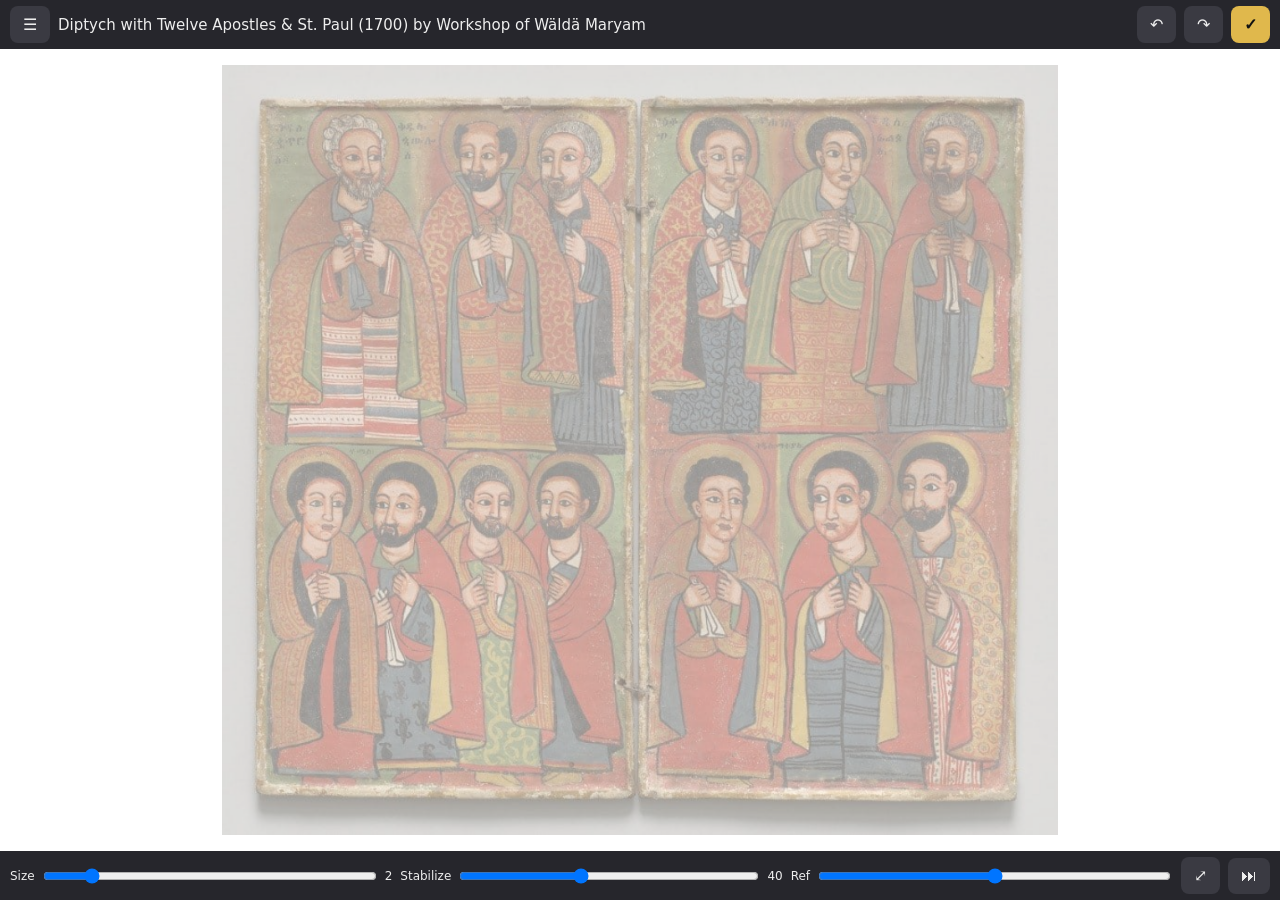
<file: projects/linework/index.html>
<!doctype html>
<html lang="en">
<head>
<meta charset="utf-8">
<meta name="viewport" content="width=device-width,initial-scale=1,maximum-scale=1,user-scalable=no,viewport-fit=cover">
<meta name="theme-color" content="#1b1b1f">
<link rel="manifest" href="manifest.webmanifest">
<link rel="icon" href="app-icon.svg">
<title>Linework</title>
<link rel="stylesheet" href="style.css">
</head>
<body>
<header id="top">
  <button id="btnMenu" title="Library">☰</button>
  <div id="title">Linework</div>
  <button id="btnUndo" title="Undo">↶</button>
  <button id="btnRedo" title="Redo">↷</button>
  <button id="btnDone" class="primary" title="Finish">✓</button>
</header>

<main id="stage">
  <div id="world">
    <img id="ref" alt="" draggable="false">
    <svg id="ink" xmlns="http://www.w3.org/2000/svg"><g id="strokes"></g><path id="live"/></svg>
  </div>
  <div id="empty" hidden>
    <p>Nothing to draw yet.</p>
    <button id="btnAdd2" class="primary">Add pictures</button>
  </div>
</main>

<footer id="bottom">
  <label>Size <input id="size" type="range" min="0.5" max="12" step="0.1" value="2"><output id="sizeOut"></output></label>
  <label>Stabilize <input id="stab" type="range" min="0" max="100" step="1" value="40"><output id="stabOut"></output></label>
  <label>Ref <input id="opacity" type="range" min="0" max="100" value="50"></label>
  <button id="btnFit" title="Fit">⤢</button>
  <button id="btnSkip" title="Skip / next random">⏭</button>
</footer>

<dialog id="dlgDone">
  <form method="dialog" id="doneForm">
    <h2>Finish drawing</h2>
    <label>Title <input id="fTitle"></label>
    <label>Description <textarea id="fDesc" rows="3"></textarea></label>
    <label>Tags (comma separated) <input id="fTags"></label>
    <label class="row"><input type="checkbox" id="fBg"> White background in SVG</label>
    <div class="btns">
      <button value="cancel">Back</button>
      <button id="btnDownload" type="button">Download SVG</button>
      <button id="btnPublish" type="button">Publish</button>
      <button id="btnSave" type="button" class="primary">Save &amp; next</button>
    </div>
    <p id="doneMsg" class="msg"></p>
  </form>
</dialog>

<dialog id="dlgMenu">
  <form method="dialog">
    <h2>Library</h2>
    <p id="stats"></p>
    <div class="btns col">
      <button id="btnAdd" type="button">Add pictures from device…</button>
      <button id="btnGallery" type="button">Finished drawings…</button>
      <button id="btnSettings" type="button">Website settings…</button>
      <button id="btnReset" type="button">Put all pictures back in rotation</button>
      <button value="close">Close</button>
    </div>
  </form>
</dialog>

<dialog id="dlgGallery">
  <form method="dialog">
    <h2>Finished</h2>
    <div id="gal"></div>
    <div class="btns"><button id="btnExportAll" type="button">Export all (JSON)</button><button value="close">Close</button></div>
  </form>
</dialog>

<dialog id="dlgSettings">
  <form method="dialog">
    <h2>Website settings</h2>
    <p class="hint">“Publish” POSTs JSON <code>{id,title,description,tags[],svg}</code> to this URL.</p>
    <label>Endpoint URL <input id="sUrl" type="url" placeholder="https://yoursite.com/api/coloring-pages"></label>
    <label>Auth token (optional) <input id="sToken" type="password"></label>
    <label>Finger draws too <input type="checkbox" id="sFinger"></label>
    <div class="btns"><button value="cancel">Cancel</button><button id="btnSaveSettings" type="button" class="primary">Save</button></div>
  </form>
</dialog>

<input id="file" type="file" accept="image/*" multiple hidden>
<div id="toast" hidden></div>
<script src="app.js"></script>
</body>
</html>
</file>
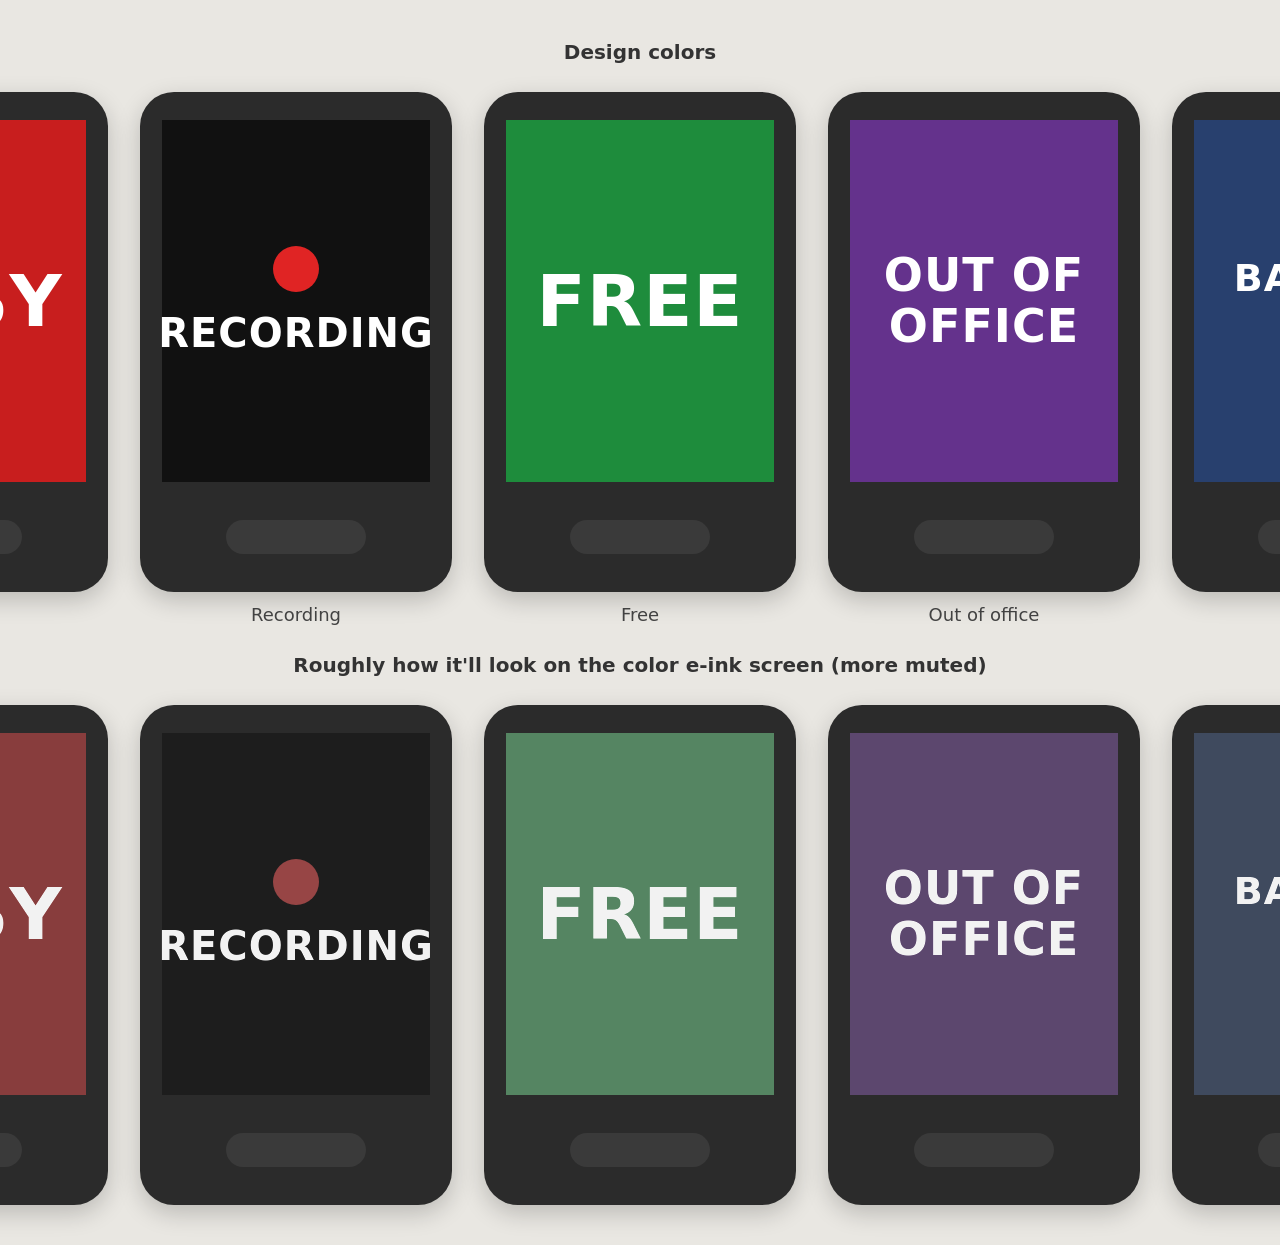
<file: projects/eink-door-sign/design/mockup.html>
<!doctype html><html><head><meta charset="utf-8"><style>
body{margin:0;background:#e9e7e2;font-family:"Noto Sans","DejaVu Sans",sans-serif;padding:40px;display:flex;flex-direction:column;gap:28px;align-items:center}
.row{display:flex;gap:32px}
.dev{background:#2b2b2b;border-radius:34px;padding:28px 22px 110px;box-shadow:0 8px 24px #0003;position:relative}
.dev::after{content:"";position:absolute;bottom:38px;left:50%;transform:translateX(-50%);width:140px;height:34px;border-radius:17px;background:#3a3a3a}
.scr{width:268px;height:362px;display:flex;flex-direction:column;align-items:center;justify-content:center;color:#fff;font-weight:800;letter-spacing:1px;text-align:center}
.lab{text-align:center;color:#444;margin-top:12px;font-size:18px}
.dot{width:46px;height:46px;border-radius:50%;background:#e02424;margin-bottom:18px}
.k .scr{filter:saturate(.45) brightness(1.08) contrast(.9)}
h2{margin:0;font-weight:600;color:#333;font-size:20px}
</style></head><body>
<h2>Design colors</h2>
<div class="row">
 <div><div class="dev"><div class="scr" style="background:#c81e1e;font-size:72px">BUSY</div></div><div class="lab">Busy</div></div>
 <div><div class="dev"><div class="scr" style="background:#111;font-size:40px"><div class="dot"></div>RECORDING</div></div><div class="lab">Recording</div></div>
 <div><div class="dev"><div class="scr" style="background:#1e8c3c;font-size:72px">FREE</div></div><div class="lab">Free</div></div>
 <div><div class="dev"><div class="scr" style="background:#64328c;font-size:46px;line-height:1.1">OUT OF<br>OFFICE</div></div><div class="lab">Out of office</div></div>
 <div><div class="dev"><div class="scr" style="background:#28406e;font-size:38px;line-height:1.15">BACK AT<br>3:30</div></div><div class="lab">Custom</div></div>
</div>
<h2>Roughly how it'll look on the color e-ink screen (more muted)</h2>
<div class="row k">
 <div><div class="dev"><div class="scr" style="background:#c81e1e;font-size:72px">BUSY</div></div></div>
 <div><div class="dev"><div class="scr" style="background:#111;font-size:40px"><div class="dot"></div>RECORDING</div></div></div>
 <div><div class="dev"><div class="scr" style="background:#1e8c3c;font-size:72px">FREE</div></div></div>
 <div><div class="dev"><div class="scr" style="background:#64328c;font-size:46px;line-height:1.1">OUT OF<br>OFFICE</div></div></div>
 <div><div class="dev"><div class="scr" style="background:#28406e;font-size:38px;line-height:1.15">BACK AT<br>3:30</div></div></div>
</div>
</body></html>
</file>
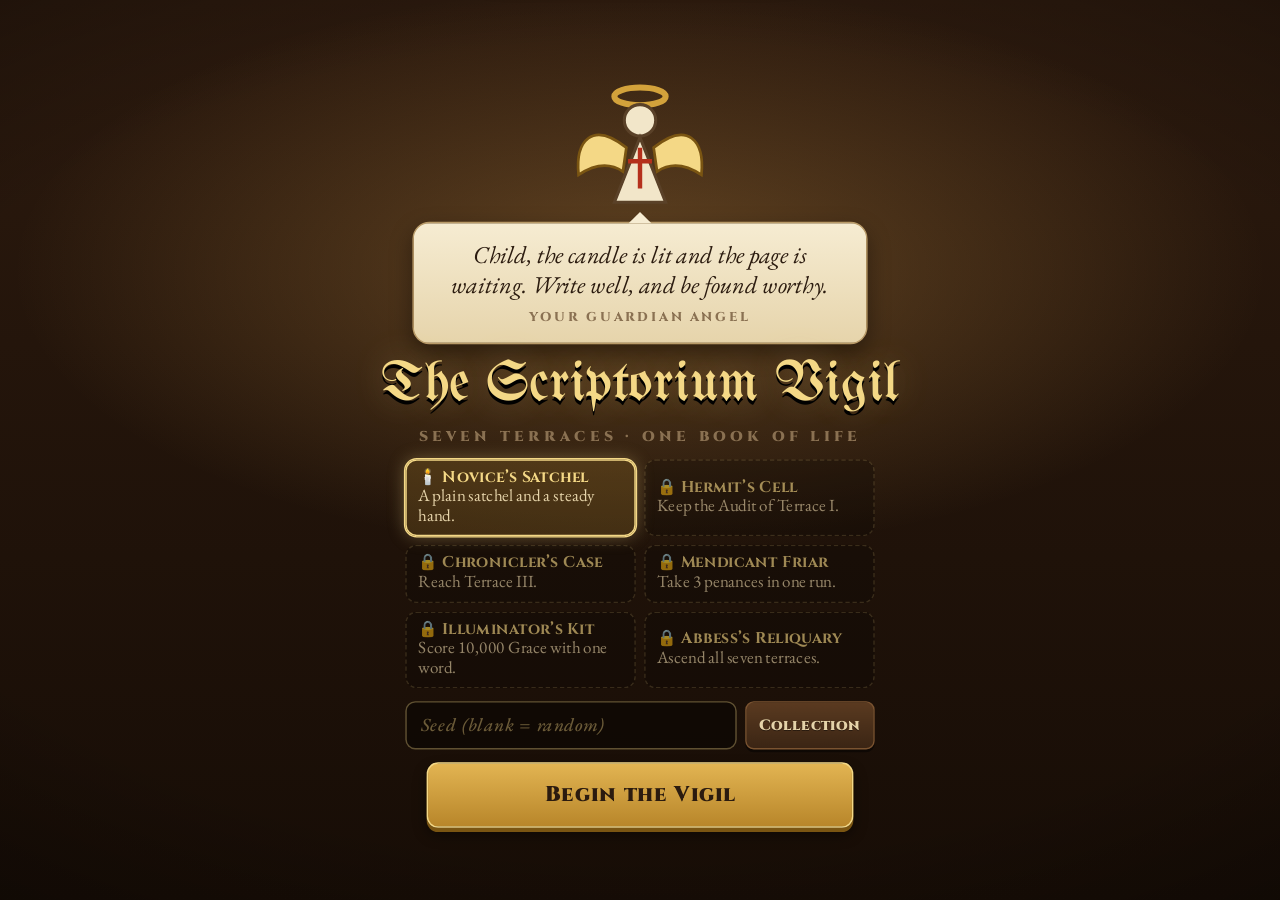
<file: projects/scriptorium-vigil/src/game.src.html>
<!DOCTYPE html>
<html lang="en">
<head>
<meta charset="UTF-8" />
<meta name="viewport" content="width=device-width, initial-scale=1, viewport-fit=cover, user-scalable=no" />
<meta name="apple-mobile-web-app-capable" content="yes" />
<meta name="theme-color" content="#140c07" />
<title>The Scriptorium Vigil</title>
<link rel="icon" type="image/svg+xml" href="data:image/svg+xml,%3Csvg xmlns='http://www.w3.org/2000/svg' viewBox='0 0 64 64'%3E%3Crect x='3' y='3' width='58' height='58' rx='10' fill='%23f3e3bf' stroke='%23b8892f' stroke-width='4'/%3E%3Crect x='10' y='10' width='44' height='44' rx='5' fill='%23b5301c'/%3E%3Ctext x='32' y='47' text-anchor='middle' font-family='Georgia,serif' font-size='40' font-weight='bold' fill='%23f4d886'%3ES%3C/text%3E%3C/svg%3E">
<link rel="preconnect" href="https://fonts.googleapis.com">
<link rel="preconnect" href="https://fonts.gstatic.com" crossorigin>
<link href="https://fonts.googleapis.com/css2?family=Cinzel:wght@600;800;900&family=EB+Garamond:ital,wght@0,500;0,600;0,700;0,800;1,500;1,600&family=UnifrakturMaguntia&display=swap" rel="stylesheet">
<style>
/* ============================================================
   TOKENS — the scriptorium at night. The game is always lit by
   candle, so light and dark schemes share one palette.
   ============================================================ */
:root{
  --wood-0:#120a05; --wood-1:#1f130b; --wood-2:#352113; --wood-3:#57381f; --wood-4:#7a5330;
  --vellum:#f2e6c9; --vellum-2:#e5d3a9; --vellum-3:#cbb284; --vellum-edge:#b89a68;
  --iron:#2b1b0f; --iron-2:#5a4128; --faded:#8a7152;
  --lapis:#1f4fa3; --lapis-2:#5b8de0; --lapis-deep:#13306a;
  --cinnabar:#b5301c; --cinnabar-2:#e8694c; --cinnabar-deep:#6e1a0e;
  --gold:#d3a23b; --gold-2:#f4d886; --gold-deep:#7a5512;
  --verdigris:#3e8b74; --violet:#7d3aa0;
  --glow: rgba(255,186,90,.20);
  color-scheme: dark;
}
@media (prefers-color-scheme: dark){ :root:not([data-theme="light"]){ --glow: rgba(255,186,90,.20); } }
:root[data-theme="dark"]{ --glow: rgba(255,186,90,.20); }

*{box-sizing:border-box;-webkit-user-select:none;user-select:none;-webkit-touch-callout:none}
html,body{margin:0;height:100%;overflow:hidden;background:var(--wood-0);color:var(--vellum);
  font-family:'EB Garamond',Georgia,serif;-webkit-tap-highlight-color:transparent;overscroll-behavior:none}
button{font:inherit;color:inherit;border:0;background:none;padding:0;cursor:pointer}
button:disabled{cursor:default}
#viewport{position:fixed;top:env(safe-area-inset-top);bottom:env(safe-area-inset-bottom);
  left:env(safe-area-inset-left);right:env(safe-area-inset-right);overflow:hidden;background:var(--wood-0)}

/* ============================================================
   STAGE — a fixed logical canvas scaled to fit any screen.
   Portrait: 400 wide (height flexes). Landscape: 560 tall.
   ============================================================ */
#stage{position:absolute;left:0;top:0;transform-origin:0 0;display:grid;gap:6px;padding:8px;touch-action:none;
  background:
    radial-gradient(ellipse 55% 32% at 50% 14%, var(--glow), transparent 72%),
    radial-gradient(ellipse 120% 80% at 50% 50%, transparent 55%, rgba(0,0,0,.55) 100%),
    repeating-linear-gradient(91deg, transparent 0 11px, rgba(0,0,0,.13) 11px 13px, rgba(255,220,170,.025) 13px 23px),
    repeating-linear-gradient(89.3deg, transparent 0 37px, rgba(0,0,0,.10) 37px 40px),
    linear-gradient(180deg,#2c1a0e 0%,#21140b 55%,#170d06 100%);}
#stage.portrait{grid-template-columns:minmax(0,1fr);
  grid-template-rows:auto auto auto minmax(0,1fr) auto auto;
  grid-template-areas:"hud" "shelf" "info" "center" "rack" "actions";
  --tile:48px;--tileH:54px;--vtile:54px;--vtileH:60px;--relicW:50px;--relicH:66px;--scrollW:38px;}
#stage.landscape{grid-template-columns:236px minmax(0,1fr);
  grid-template-rows:auto minmax(0,1fr) auto auto;
  grid-template-areas:"hud shelf" "hud center" "info rack" "info actions";
  --tile:56px;--tileH:62px;--vtile:64px;--vtileH:70px;--relicW:74px;--relicH:80px;--scrollW:56px;}
#stage.portrait.phase-shop, #stage.portrait.phase-cash{grid-template-areas:"hud" "shelf" "info" "center" "center" "center"}
#stage.landscape.phase-shop, #stage.landscape.phase-cash{grid-template-areas:"hud shelf" "hud center" "info center" "info center"}
#stage.phase-shop #rack, #stage.phase-shop #actions, #stage.phase-cash #rack, #stage.phase-cash #actions{display:none}

.verse-tools{display:flex;justify-content:center;min-height:30px;margin-top:-2px}
.verse-tools .btn{min-height:30px;padding:0 16px}
.sell-ask .gloss b.v{color:var(--cinnabar-deep)}
.sell-ask button[disabled]{opacity:.5}
#hud{grid-area:hud} #shelf{grid-area:shelf} #info{grid-area:info} #center{grid-area:center;min-height:0;position:relative}
#rack{grid-area:rack} #actions{grid-area:actions}

/* ---------------- HUD ---------------- */
#hud{display:flex;gap:6px;align-items:stretch}
.landscape #hud{flex-direction:column;gap:8px}
.hud-title{display:none;font-family:'UnifrakturMaguntia',serif;font-size:27px;line-height:1;color:var(--gold-2);text-align:center;
  text-shadow:0 2px 0 #000, 0 0 18px rgba(244,216,134,.25);padding:4px 0 0}
.hud-sub{display:none;text-align:center;font-family:'Cinzel';font-size:9px;letter-spacing:.3em;color:var(--faded);margin-top:-4px}
.landscape .hud-title,.landscape .hud-sub{display:block}
.plate{flex:1.25;min-width:0;text-align:left;border-radius:8px;padding:5px 8px;color:var(--iron);
  background:linear-gradient(180deg,var(--vellum),var(--vellum-2));box-shadow:0 2px 0 var(--vellum-edge),0 4px 10px rgba(0,0,0,.5);
  border:1px solid var(--vellum-edge);position:relative}
.plate .pl-top{display:flex;justify-content:space-between;align-items:center;font-family:'Cinzel';font-weight:800;font-size:9px;letter-spacing:.08em;color:var(--cinnabar)}
.pips{display:flex;gap:3px}
.pips i{width:7px;height:7px;border-radius:50%;border:1px solid var(--iron-2);background:transparent}
.pips i.done{background:var(--verdigris);border-color:var(--verdigris)}
.pips i.cur{background:var(--gold);border-color:var(--gold-deep);box-shadow:0 0 6px var(--gold)}
.pips i.boss{border-radius:2px;transform:rotate(45deg) scale(.85)}
.plate .pl-name{font-family:'Cinzel';font-weight:900;font-size:13px;line-height:1.1;margin-top:1px;white-space:nowrap;overflow:hidden;text-overflow:ellipsis}
.plate .pl-target{font-size:12px;line-height:1.15;color:var(--iron-2)}
.plate .pl-target b{font-family:'Cinzel';font-size:19px;color:var(--cinnabar-deep)}
.plate .fat{position:absolute;right:6px;bottom:4px;font-size:10px;font-weight:700;color:var(--cinnabar)}
.scorebox{flex:1;min-width:0;border-radius:8px;padding:4px 8px;background:linear-gradient(180deg,#2a1a0f,#1a100a);
  border:1px solid #5a3d22;box-shadow:inset 0 1px 0 rgba(255,255,255,.06),0 3px 8px rgba(0,0,0,.5);display:flex;flex-direction:column;justify-content:center}
.scorebox .lbl{font-family:'Cinzel';font-size:9px;font-weight:800;letter-spacing:.2em;color:var(--gold)}
.scorebox .score{font-family:'Cinzel';font-weight:900;font-size:27px;line-height:1.05;color:var(--vellum);font-variant-numeric:tabular-nums}
.bar{height:5px;border-radius:3px;background:#0c0703;overflow:hidden;margin-top:3px;border:1px solid #3a2616}
.bar i{display:block;height:100%;width:0;background:linear-gradient(90deg,var(--gold-deep),var(--gold-2));transition:width .5s}
.stats{flex:1.15;display:grid;grid-template-columns:1fr 1fr;gap:4px;min-width:0}
.stat{border-radius:6px;background:#1a100a;border:1px solid #4a321c;display:flex;flex-direction:column;align-items:center;justify-content:center;padding:1px 2px;line-height:1}
.stat .lbl{font-family:'Cinzel';font-size:9px;font-weight:800;letter-spacing:.06em;color:var(--faded)}
.stat b{font-family:'Cinzel';font-weight:900;font-size:21px;line-height:1}
.stat.verses b{color:var(--lapis-2)} .stat.rerolls b{color:var(--cinnabar-2)} .stat.merit b{color:var(--gold-2)}
.stat.menu{font-size:12px;font-family:'Cinzel';font-weight:800;color:var(--vellum-2);background:linear-gradient(180deg,#3b2415,#24160c)}
.landscape .plate,.landscape .scorebox,.landscape .stats{flex:none}
.landscape .plate{padding:8px 10px}
.landscape .plate .pl-name{font-size:16px}
.landscape .plate .pl-target{font-size:14px} .landscape .plate .pl-target b{font-size:20px}
.landscape .scorebox{padding:8px 10px} .landscape .scorebox .score{font-size:32px}
.landscape .stats{grid-template-columns:1fr 1fr;gap:6px}
.landscape .stat{padding:6px 2px} .landscape .stat b{font-size:22px} .landscape .stat .lbl{font-size:9px}
.hud-foot{display:none;gap:6px}
.landscape .hud-foot{display:flex;margin-top:auto}
.landscape .stat.menu{display:none}

/* ---------------- SHELF (relics + scrolls) ---------------- */
#shelf{display:flex;gap:8px;align-items:flex-end;justify-content:center;position:relative;padding:12px 6px 6px;border-radius:8px;
  background:linear-gradient(180deg,rgba(0,0,0,.0),rgba(0,0,0,.25)),linear-gradient(180deg,#4a2f1a,#3a2414 70%,#2a190d);
  box-shadow:inset 0 2px 0 rgba(255,220,160,.12),inset 0 -3px 0 rgba(0,0,0,.4),0 4px 0 #1a0f07,0 8px 14px rgba(0,0,0,.5)}
.shelf-lbl{position:absolute;top:1px;font-family:'Cinzel';font-size:8px;font-weight:800;letter-spacing:.14em;color:rgba(244,216,134,.65)}
.relic-row{display:flex;gap:5px;position:relative}
.scroll-row{display:flex;gap:4px;padding-left:8px;border-left:1px solid rgba(0,0,0,.45);box-shadow:-1px 0 0 rgba(255,220,160,.08)}
.arc-glow{position:absolute;pointer-events:none;top:-14px;bottom:-6px;border-radius:50% 50% 8px 8px / 40% 40% 8px 8px;
  background:radial-gradient(ellipse 60% 75% at 50% 18%, rgba(255,196,96,.42), rgba(255,170,60,.12) 55%, transparent 80%);
  animation:flick 3.2s infinite ease-in-out}
@keyframes flick{0%,100%{opacity:.85}40%{opacity:1}55%{opacity:.78}70%{opacity:.95}}
.candle{position:absolute;top:-13px;width:8px;height:12px;pointer-events:none;z-index:2}
.candle::before{content:"";position:absolute;left:1px;bottom:0;width:6px;height:5px;border-radius:1px;background:linear-gradient(90deg,#d9c8a0,#fff7df,#cdb88c)}
.candle::after{content:"";position:absolute;left:1px;bottom:5px;width:6px;height:8px;border-radius:50% 50% 50% 50% / 70% 70% 30% 30%;
  background:radial-gradient(circle at 50% 70%,#fff8d6 0 25%,#ffc04d 50%,rgba(255,120,20,.0) 75%);filter:drop-shadow(0 0 4px #ffb347);animation:flame 1.4s infinite ease-in-out;transform-origin:50% 100%}
@keyframes flame{0%,100%{transform:scale(1,1) rotate(-2deg)}30%{transform:scale(.92,1.12) rotate(2deg)}60%{transform:scale(1.05,.95) rotate(-1deg)}}

.slot{position:relative;width:var(--relicW);height:var(--relicH);flex:none}
.slot.scroll-slot{width:var(--scrollW)}
.slot .slot-sell{display:none;position:absolute;left:50%;bottom:-6px;transform:translate(-50%,50%);z-index:30;white-space:nowrap;padding:4px 10px !important;font-size:12px !important}
.slot-sell.ask{background:var(--cinnabar,#b8321f) !important;color:#fff8e6 !important}
.slot-sell[disabled]{opacity:.6}
@media (hover:hover) and (pointer:fine){ .slot .slot-sell{display:block} }
.slot .ghostline{position:absolute;inset:0;border:1.5px dashed rgba(244,216,134,.22);border-radius:50% 50% 6px 6px / 34% 34% 6px 6px;
  display:grid;place-items:center;color:rgba(244,216,134,.28);font-family:'Cinzel';font-size:8px;font-weight:800;letter-spacing:.08em;text-align:center}
.slot.scroll-slot .ghostline{border-radius:6px}
.slot.arc .ghostline{border-color:rgba(255,200,110,.5);color:rgba(255,206,120,.6)}
.slot.hot .ghostline,.vslot.hot .vcell,.drop-hot{outline:2px solid var(--gold-2);outline-offset:2px;border-radius:8px}

.relic,.scroll,.tile,.card{touch-action:none;cursor:grab;position:relative}
.relic{position:absolute;inset:0}
.relic .face{position:absolute;inset:0;border-radius:50% 50% 6px 6px / 34% 34% 6px 6px;padding:4px;
  background:linear-gradient(180deg,#c99a3a,#7a5512);box-shadow:0 4px 0 #2a1a0b,0 6px 10px rgba(0,0,0,.55);
  animation:bob var(--bob,3.2s) ease-in-out infinite;animation-delay:var(--d,0s);transition:transform .15s;display:flex;flex-direction:column}
.glass{flex:1;border-radius:50% 50% 4px 4px / 34% 34% 4px 4px;display:grid;place-items:center;position:relative;overflow:hidden;
  border:2px solid #1a120c;background:var(--gl,#2f62b8);box-shadow:inset 0 0 12px rgba(0,0,0,.55)}
.glass::before{content:"";position:absolute;inset:0;background:
  linear-gradient(90deg,transparent 48%,rgba(20,12,6,.75) 48% 52%,transparent 52%),
  linear-gradient(0deg,transparent 62%,rgba(20,12,6,.7) 62% 66%,transparent 66%),
  radial-gradient(circle at 30% 25%,rgba(255,255,255,.45),transparent 45%),
  conic-gradient(from 30deg,rgba(255,255,255,.12),rgba(0,0,0,.18),rgba(255,255,255,.1),rgba(0,0,0,.2),rgba(255,255,255,.12))}
.glass .ico{position:relative;font-size:calc(var(--relicW)*.42);filter:drop-shadow(0 1px 1px rgba(0,0,0,.6));line-height:1}
.relic .rname{display:none;font-family:'Cinzel';font-weight:800;font-size:8.5px;line-height:1.05;text-align:center;color:#24170a;padding-top:3px;height:21px;overflow:hidden}
.landscape .relic .rname{display:block}
.relic .badge{position:absolute;top:-5px;right:-5px;min-width:17px;height:15px;padding:0 3px;border-radius:8px;font-family:'Cinzel';font-weight:900;font-size:8px;
  display:grid;place-items:center;background:var(--lapis);color:#fff;border:1px solid var(--lapis-2);z-index:2}
.relic.sel .face,.scroll.sel .face{outline:2px solid var(--gold-2);outline-offset:2px}
@media (hover:hover){.relic:hover .face,.scroll:hover .face{transform:translateY(-3px) scale(1.04)}}

.scroll{position:absolute;inset:0}
.scroll .face{position:absolute;inset:6px 0;border-radius:3px;background:linear-gradient(90deg,#d8c393,#f3e7c8 30%,#f3e7c8 70%,#d3bc8a);
  box-shadow:0 3px 0 #6b5230,0 5px 8px rgba(0,0,0,.5);display:grid;place-items:center;animation:bob var(--bob,2.9s) ease-in-out infinite;animation-delay:var(--d,0s);transition:transform .15s}
.scroll .face::before,.scroll .face::after{content:"";position:absolute;left:-3px;right:-3px;height:9px;border-radius:5px;
  background:linear-gradient(180deg,#a8885a,#e8d5a8 45%,#8c6c40)}
.scroll .face::before{top:-6px} .scroll .face::after{bottom:-6px}
.scroll .ico{font-size:calc(var(--scrollW)*.5);line-height:1}
.scroll .wax{position:absolute;bottom:2px;right:2px}

/* ---------------- INFO STRIP (marginalia) ---------------- */
#info{min-height:46px;height:46px;border-radius:6px;padding:4px 8px 4px 10px;display:flex;align-items:center;gap:8px;color:var(--iron);
  background:linear-gradient(180deg,#efe1c0,#dcc89c);border:1px solid var(--vellum-edge);box-shadow:0 3px 8px rgba(0,0,0,.45);position:relative;overflow:hidden}
#info::before{content:"";position:absolute;left:4px;top:5px;bottom:5px;width:2px;background:var(--cinnabar);opacity:.55}
.landscape #info{height:auto;min-height:0;align-items:flex-start;flex-direction:column;padding:10px 12px}
.gloss{flex:1;min-width:0;font-size:12.5px;line-height:1.2;display:-webkit-box;-webkit-line-clamp:2;-webkit-box-orient:vertical;overflow:hidden}
.landscape .gloss{font-size:14px;-webkit-line-clamp:6}
.gloss b{font-family:'Cinzel';font-weight:900;font-size:11.5px;color:var(--cinnabar-deep);letter-spacing:.02em}
.landscape .gloss b{font-size:13px}
.gloss .tag{font-family:'Cinzel';font-size:8.5px;font-weight:800;letter-spacing:.08em;color:var(--faded);margin-left:4px}
.gloss em{color:var(--lapis);font-style:normal;font-weight:700}
.gloss .rd{color:var(--cinnabar);font-weight:700}
.gloss-btns{display:flex;gap:5px;flex:none}
.landscape .gloss-btns{margin-top:auto}
.tile.marked{transform:translateY(-10px)}
.tile.marked .face{background:linear-gradient(160deg,#f7d6cc,#e3a493);border-color:var(--cinnabar)}
.tile.marked::after{content:"✕";position:absolute;top:-7px;right:-7px;width:17px;height:17px;border-radius:50%;background:var(--cinnabar);color:#fff;font-size:10px;font-weight:800;display:grid;place-items:center;z-index:3;box-shadow:0 1px 3px rgba(0,0,0,.5)}
.slot.open .ghostline{border-color:var(--gold-2);color:var(--gold-2);animation:slotPulse 1.5s ease-in-out infinite}
@keyframes slotPulse{0%,100%{box-shadow:0 0 0 rgba(244,216,134,0)}50%{box-shadow:0 0 12px rgba(244,216,134,.55);background:rgba(244,216,134,.08)}}
.dragtag{position:absolute;top:5px;right:7px;font-family:'Cinzel';font-weight:900;font-size:8.5px;letter-spacing:.08em;color:var(--gold-deep);background:rgba(211,162,59,.22);border-radius:4px;padding:1px 5px}
.buys{grid-column:2;justify-self:end;align-self:end;margin-top:4px;display:flex;gap:5px}
#info.alms{background:linear-gradient(180deg,#6b4a22,#4a3116);color:var(--gold-2);border-color:var(--gold)}
#info.alms .gloss b{color:var(--gold-2)}
#info.alms.hot{box-shadow:0 0 0 2px var(--gold-2),0 0 18px rgba(244,216,134,.5)}
#info.target{background:linear-gradient(180deg,#dfe7f5,#b9c9e6);border-color:var(--lapis-2)}

/* ---------------- BUTTONS ---------------- */
.btn{border-radius:8px;font-family:'Cinzel';font-weight:900;letter-spacing:.04em;color:#fff;padding:0 12px;min-height:40px;
  display:inline-flex;align-items:center;justify-content:center;gap:6px;transition:transform .08s,filter .15s;position:relative;text-shadow:0 1px 0 rgba(0,0,0,.4)}
.btn:active:not(:disabled){transform:translateY(2px)}
.btn:disabled{filter:grayscale(.7) brightness(.6)}
.btn small{font-family:'EB Garamond';font-weight:700;font-size:12px;opacity:.9}
.btn.lapis{background:linear-gradient(180deg,#3567c2,#1f4fa3);box-shadow:0 3px 0 var(--lapis-deep),0 5px 10px rgba(0,0,0,.45);border:1px solid #6d9be8}
.btn.cinnabar{background:linear-gradient(180deg,#cf4a30,#a72a17);box-shadow:0 3px 0 var(--cinnabar-deep),0 5px 10px rgba(0,0,0,.45);border:1px solid #ee8a70}
.btn.gold{background:linear-gradient(180deg,#e2b452,#b8862a);box-shadow:0 3px 0 var(--gold-deep),0 5px 10px rgba(0,0,0,.45);border:1px solid #f4d886;color:#2b1b0f;text-shadow:none}
.btn.verd{background:linear-gradient(180deg,#4fa58a,#2f7561);box-shadow:0 3px 0 #1c4a3d,0 5px 10px rgba(0,0,0,.45);border:1px solid #8fd3bd}
.btn.wood{background:linear-gradient(180deg,#5a3a20,#3b2514);box-shadow:0 3px 0 #1a0f07,0 5px 10px rgba(0,0,0,.45);border:1px solid #7a5330;color:var(--vellum-2)}
.btn.mini{min-height:28px;padding:0 9px;font-size:10.5px;border-radius:6px}
.btn.mini.lapis,.btn.mini.cinnabar,.btn.mini.gold,.btn.mini.verd,.btn.mini.wood{box-shadow:0 2px 0 rgba(0,0,0,.45)}

/* ---------------- BOOK OF LIFE (play area) ---------------- */
.cover{position:absolute;inset:0;border-radius:10px;padding:6px;
  background:radial-gradient(circle at 30% 20%,#7a2a1c,#4a170e 70%),#4a170e;box-shadow:0 10px 22px rgba(0,0,0,.6),inset 0 0 0 2px #2c0d07,inset 0 0 0 4px rgba(211,162,59,.5)}
.page{position:relative;height:100%;border-radius:4px;color:var(--iron);overflow:hidden;
  background:
    repeating-linear-gradient(180deg,transparent 0 27px,rgba(150,60,40,.10) 27px 28px),
    radial-gradient(ellipse at 50% 40%,transparent 50%,rgba(140,95,40,.30) 100%),
    linear-gradient(90deg,#e4d1a6,#f3e7ca 7%,#f6ecd2 50%,#f3e7ca 93%,#e4d1a6);
  box-shadow:inset 0 0 0 1px rgba(120,80,30,.35);display:flex;flex-direction:column;justify-content:space-evenly;padding:8px 10px}
.page::before{content:"";position:absolute;top:0;bottom:0;left:22px;width:1px;background:rgba(181,48,28,.35)}
.page::after{content:"";position:absolute;top:0;bottom:0;right:22px;width:1px;background:rgba(181,48,28,.35)}
.bk-head{display:flex;align-items:center;gap:8px;position:relative;z-index:1;padding:0 14px}
.initial{width:38px;height:38px;flex:none;border-radius:4px;display:grid;place-items:center;font-family:'UnifrakturMaguntia';font-size:30px;line-height:1;color:var(--gold-2);
  background:linear-gradient(135deg,var(--lapis),var(--lapis-deep));border:2px solid var(--gold);box-shadow:inset 0 0 0 1px var(--cinnabar),0 2px 4px rgba(0,0,0,.3)}
.vtype{font-family:'Cinzel';font-weight:900;font-size:17px;line-height:1;color:var(--cinnabar-deep)}
.vlvl{font-size:12.5px;color:var(--iron-2)}
.vlvl em{font-style:normal;color:var(--lapis);font-weight:700} .vlvl .rd{color:var(--cinnabar);font-weight:700}
.bk-head .spacer{flex:1}
.angel-line{display:flex;align-items:center;gap:8px;padding:0 14px;min-height:40px;position:relative;z-index:1}
.angel{width:36px;height:36px;flex:none;animation:hover 4s ease-in-out infinite}
@keyframes hover{0%,100%{translate:0 0}50%{translate:0 -3px}}
.judgement{font-style:italic;font-size:15px;line-height:1.15;color:var(--iron-2)}
.judgement .word{font-style:normal;font-family:'Cinzel';font-weight:900;color:var(--iron);letter-spacing:.06em}
.judgement.ok .word{color:var(--lapis-deep)} .judgement.bad{color:var(--cinnabar)}
.verse-wrap{display:flex;align-items:center;justify-content:center;gap:4px;position:relative;z-index:1}
.shift{width:22px;height:44px;border-radius:6px;color:var(--iron-2);font-size:16px;font-weight:800;background:rgba(120,80,30,.12)}
.shift:disabled{opacity:.25}
.verse-line{display:flex;gap:5px}
.vslot{display:flex;flex-direction:column;align-items:center;gap:3px}
.vcell{width:var(--vtile);height:var(--vtileH);border-radius:8px;border:1.5px dashed rgba(90,65,40,.4);background:rgba(120,80,30,.07);position:relative;display:grid;place-items:center}
.vcell .tile{--tile:var(--vtile);--tileH:var(--vtileH)}
.vcell .pnum{font-family:'Cinzel';font-size:10px;font-weight:800;color:rgba(90,65,40,.35)}
.vcell.p-gilt{background:linear-gradient(135deg,rgba(211,162,59,.45),rgba(244,216,134,.3));border-color:var(--gold)}
.vcell.p-lapis{background:linear-gradient(135deg,rgba(31,79,163,.35),rgba(91,141,224,.25));border-color:var(--lapis)}
.vcell.p-rubric{background:linear-gradient(135deg,rgba(181,48,28,.35),rgba(232,105,76,.2));border-color:var(--cinnabar)}
.vlabel{font-family:'Cinzel';font-size:8.5px;font-weight:900;letter-spacing:.04em;height:10px;line-height:10px;color:rgba(90,65,40,.5)}
.vlabel.p-gilt{color:var(--gold-deep)} .vlabel.p-lapis{color:var(--lapis)} .vlabel.p-rubric{color:var(--cinnabar)}
.calc{display:flex;flex-direction:column;align-items:center;gap:3px;position:relative;z-index:1}
.pigs{display:flex;align-items:center;gap:6px}
.sum{display:flex;align-items:baseline;gap:6px;line-height:1}
.pig{position:relative;width:128px;border-radius:7px;padding:3px 10px;color:#fff;line-height:1;text-align:center;box-shadow:0 3px 0 rgba(0,0,0,.35),inset 0 1px 0 rgba(255,255,255,.25)}
.pig small{display:block;font-family:'Cinzel';font-size:8.5px;font-weight:800;letter-spacing:.18em;opacity:.85;margin-bottom:2px}
.pig b{font-family:'Cinzel';font-weight:900;font-size:24px;font-variant-numeric:tabular-nums}
.pig.ink{background:linear-gradient(180deg,#3567c2,#1f4fa3);border:1px solid var(--lapis-deep);text-align:right}
.pig.fervor{background:linear-gradient(180deg,#cf4a30,#a72a17);border:1px solid var(--cinnabar-deep);text-align:left}
.calc .x{font-family:'Cinzel';font-weight:900;font-size:20px;color:var(--cinnabar)}
.calc .eq{font-family:'Cinzel';font-weight:900;font-size:16px;color:var(--iron-2);margin-left:2px}
.calc .total{font-family:'Cinzel';font-weight:900;font-size:22px;color:var(--iron);min-width:56px;font-variant-numeric:tabular-nums}
.landscape .pig{width:156px} .landscape .pig b{font-size:30px} .landscape .calc .total{font-size:28px}
.landscape .vtype{font-size:20px} .landscape .judgement{font-size:17px}
.book-shake{animation:shake .35s}
@keyframes shake{0%,100%{translate:0}20%{translate:-6px}40%{translate:5px}60%{translate:-4px}80%{translate:3px}}

.calc .need{font-size:12.5px;font-style:italic;color:var(--iron-2)}
/* ---- blaze: verse will clear the vigil ---- */
.pig.ablaze{box-shadow:0 0 16px 3px rgba(255,140,40,.85),0 3px 0 rgba(0,0,0,.35);animation:blazeGlow .45s ease-in-out infinite alternate}
.pig.ablaze::before,.pig.ablaze::after{content:"";position:absolute;left:6%;right:6%;bottom:55%;height:40px;z-index:-1;pointer-events:none;transform-origin:50% 100%;
  background:radial-gradient(ellipse 50% 100% at 50% 100%,rgba(255,236,150,.95),rgba(255,150,40,.8) 40%,rgba(210,50,10,0) 75%);animation:lick .32s ease-in-out infinite alternate}
.pig.ablaze::after{left:22%;right:22%;height:56px;animation-duration:.27s;animation-delay:-.1s;filter:blur(1px)}
@keyframes lick{from{transform:scale(1,.85) skewX(-4deg)}to{transform:scale(.92,1.15) skewX(5deg)}}
@keyframes blazeGlow{from{filter:brightness(1)}to{filter:brightness(1.18)}}
.censer{position:absolute;left:0;top:0;z-index:47;pointer-events:none;transform-origin:35px 0;filter:drop-shadow(0 6px 8px rgba(0,0,0,.5))}
.smoke{position:absolute;z-index:44;pointer-events:none;width:60px;height:60px;border-radius:50%;margin:-30px 0 0 -30px;
  background:radial-gradient(circle,rgba(230,222,205,.55),rgba(200,190,170,.25) 45%,rgba(200,190,170,0) 70%);filter:blur(2px)}
.ember{position:absolute;z-index:46;pointer-events:none;width:4px;height:4px;border-radius:50%;background:#ffcf6a;box-shadow:0 0 6px 2px rgba(255,140,40,.8)}
.flash{position:absolute;inset:0;z-index:43;pointer-events:none;background:radial-gradient(ellipse at 50% 60%,rgba(255,210,120,.55),rgba(255,120,40,.0) 70%)}
/* ---- the Treasury (shop): cool verdigris stone vault, gold light ---- */
#stage.phase-shop{background:
    radial-gradient(ellipse 60% 34% at 50% 8%, rgba(244,216,134,.22), transparent 70%),
    radial-gradient(ellipse 120% 80% at 50% 50%, transparent 45%, rgba(0,0,0,.62) 100%),
    repeating-linear-gradient(0deg, transparent 0 46px, rgba(0,0,0,.20) 46px 48px),
    repeating-linear-gradient(90deg, transparent 0 94px, rgba(0,0,0,.14) 94px 96px),
    linear-gradient(180deg,#16433c 0%,#0f2f2a 60%,#081b18 100%)}
.phase-shop #shelf{box-shadow:inset 0 0 0 999px rgba(20,90,78,.22),inset 0 2px 0 rgba(160,230,210,.12),0 4px 0 #061512,0 8px 14px rgba(0,0,0,.5)}
.phase-shop .plate{background:linear-gradient(180deg,#2f7561,#1c4a3d);border-color:#8fd3bd;color:var(--vellum);box-shadow:0 2px 0 #0c2a22,0 4px 10px rgba(0,0,0,.5)}
.phase-shop .plate .pl-top{color:var(--gold-2)} .phase-shop .plate .pl-target{color:#cfeee4} .phase-shop .plate .pl-target b{color:var(--gold-2)}
.phase-shop .scorebox,.phase-shop .stat{background:#0b2420;border-color:#2f6a5c}
.phase-shop .arc-glow{background:radial-gradient(ellipse 60% 75% at 50% 18%, rgba(244,216,134,.35), rgba(120,220,190,.10) 55%, transparent 80%)}
.phase-shop .tr-title .t2{color:#a9d8c9}
#wipe.shop{background:repeating-linear-gradient(0deg,transparent 0 46px,rgba(0,0,0,.2) 46px 48px),linear-gradient(90deg,#0f2f2a,#1c4a3d 12%,#1c4a3d 88%,#0f2f2a);color:var(--vellum)}
#wipe.shop .w-title{color:var(--gold-2)} #wipe.shop .w-sub{color:#cfeee4} #wipe.shop .w-sup{color:#8fd3bd}
/* ---- the Audit (boss) ---- */
#stage.boss-vigil{background:
    radial-gradient(ellipse 60% 34% at 50% 14%, rgba(255,70,40,.22), transparent 72%),
    radial-gradient(ellipse 120% 80% at 50% 50%, transparent 45%, rgba(0,0,0,.72) 100%),
    repeating-linear-gradient(91deg, transparent 0 11px, rgba(0,0,0,.16) 11px 13px, rgba(255,160,140,.02) 13px 23px),
    linear-gradient(180deg,#2b0f0a 0%,#1c0906 55%,#0e0403 100%)}
.boss-vigil .cover{background:radial-gradient(circle at 30% 20%,#2c2523,#0f0b0a 70%);box-shadow:0 10px 26px rgba(0,0,0,.7),0 0 24px rgba(181,48,28,.35),inset 0 0 0 2px #000,inset 0 0 0 4px rgba(181,48,28,.75)}
.boss-vigil .page{background:
    repeating-linear-gradient(180deg,transparent 0 27px,rgba(150,30,20,.13) 27px 28px),
    radial-gradient(ellipse at 50% 40%,transparent 40%,rgba(130,25,10,.38) 100%),
    linear-gradient(90deg,#dcc29c,#ecdcbc 7%,#efe0c2 50%,#ecdcbc 93%,#dcc29c)}
.boss-vigil .initial{background:linear-gradient(135deg,#8a1f12,#2a0806);border-color:#e8694c}
.boss-vigil .vtype{color:var(--cinnabar)}
.boss-vigil .plate{background:linear-gradient(180deg,#6a1a0e,#3c0b06);border-color:#b5301c;color:var(--vellum);box-shadow:0 2px 0 #250604,0 0 14px rgba(181,48,28,.45)}
.boss-vigil .plate .pl-top{color:var(--gold-2)} .boss-vigil .plate .pl-target{color:var(--vellum-2)} .boss-vigil .plate .pl-target b{color:#ffb39e}
.boss-vigil .arc-glow{background:radial-gradient(ellipse 60% 75% at 50% 18%, rgba(255,90,60,.45), rgba(200,40,20,.14) 55%, transparent 80%)}
.boss-vigil #shelf,.boss-vigil #rack{box-shadow:inset 0 0 0 999px rgba(80,0,0,.18),0 4px 0 #120503,0 8px 14px rgba(0,0,0,.6)}
#wipe.boss{background:repeating-linear-gradient(180deg,transparent 0 31px,rgba(0,0,0,.18) 31px 32px),linear-gradient(90deg,#3a0c07,#5a140c 12%,#5a140c 88%,#3a0c07);color:var(--vellum)}
#wipe.boss .w-title{color:var(--gold-2)} #wipe.boss .w-sub{color:var(--vellum-2)} #wipe.boss .w-sup{color:#ffb39e}

/* ---------------- TILES ---------------- */
.tile{width:var(--tile);height:var(--tileH);flex:none}
.tile .face{position:absolute;inset:0;border-radius:7px;display:grid;place-items:center;
  background:linear-gradient(160deg,#fcf3dc 0%,#eddcb4 55%,#d8bf8e 100%);border:1px solid #a88a5c;
  box-shadow:0 3px 0 #8a6a40,0 5px 8px rgba(0,0,0,.42),inset 0 1px 0 rgba(255,255,255,.75);
  animation:bob var(--bob,3s) ease-in-out infinite;animation-delay:var(--d,0s);transition:transform .15s,box-shadow .15s}
@keyframes bob{0%,100%{translate:0 0;rotate:-.7deg}50%{translate:0 -3px;rotate:.7deg}}
@media (hover:hover){.tile:hover .face{transform:translateY(-4px) scale(1.05)}}
.tile .ltr{font-family:'EB Garamond';font-weight:800;font-size:calc(var(--tile)*.6);line-height:1;color:var(--iron);margin-top:-3px}
.tile.len2 .ltr{font-size:calc(var(--tile)*.44);letter-spacing:-.02em}
.tile.len3 .ltr{font-size:calc(var(--tile)*.34);letter-spacing:-.03em}
.tile .val{position:absolute;right:4px;bottom:2px;font-size:calc(var(--tile)*.21);font-weight:700;color:#6b4f2c;line-height:1}
.tile.c-vowel .ltr{color:var(--cinnabar)}
.tile.c-multi .ltr{color:var(--verdigris)}
.tile.c-di .ltr,.tile.c-tri .ltr{color:var(--lapis)}
.tile.blank .face{background:linear-gradient(160deg,#fffaf0,#efe6d2)}
.tile.blank .ltr{color:rgba(90,65,40,.35)}
.tile.blank .ltr.res{color:var(--lapis);font-style:italic}
.tile.lead .face{background:linear-gradient(160deg,#7c828c,#3e434b);border-color:#2a2e34;box-shadow:0 3px 0 #1c1f24,0 5px 8px rgba(0,0,0,.42)}
.tile.lead .ltr{color:#c9ced6;font-size:calc(var(--tile)*.42)}
.tile.lead .val{color:#c9ced6}
.wax{position:absolute;top:-5px;left:-5px;width:15px;height:15px;border-radius:50%;z-index:2;box-shadow:0 1px 2px rgba(0,0,0,.5)}
.wax.gold{background:radial-gradient(circle at 35% 30%,#fff1b0,#d3a23b 55%,#7a5512)}
.wax.glass{background:radial-gradient(circle at 35% 30%,#e8f4ff,#5b8de0 55%,#13306a)}
.wax.red{background:radial-gradient(circle at 35% 30%,#ffc2b4,#b5301c 55%,#5a1208)}
.wax.cinnabar{background:radial-gradient(circle at 35% 30%,#ffd9a8,#e0702a 55%,#7a3208)}
.tile.s-gold .face{box-shadow:0 3px 0 #8a6a40,0 0 0 2px var(--gold),0 5px 10px rgba(211,162,59,.5)}
.tile.s-glass .face{box-shadow:0 3px 0 #8a6a40,0 0 0 2px var(--lapis-2),0 5px 10px rgba(91,141,224,.5)}
.tile.s-red .face{box-shadow:0 3px 0 #8a6a40,0 0 0 2px var(--cinnabar),0 5px 10px rgba(181,48,28,.5)}
.tile.s-cinnabar .face{box-shadow:0 3px 0 #8a6a40,0 0 0 2px #e0702a,0 5px 10px rgba(224,112,42,.5)}
.tile.targetable .face{animation:bob 3s ease-in-out infinite,pulse 1s infinite}
@keyframes pulse{0%,100%{filter:none}50%{filter:drop-shadow(0 0 6px var(--lapis-2)) brightness(1.06)}}
.lifted{opacity:.18}
.lifted .face{animation:none}

/* ---------------- RACK ---------------- */
#rack{position:relative;padding:8px 6px 14px;border-radius:8px;display:flex;justify-content:center;
  background:linear-gradient(180deg,#5b3b22,#43291a 60%,#2e1c10);box-shadow:inset 0 2px 0 rgba(255,220,170,.14),0 3px 0 #170d06,0 8px 14px rgba(0,0,0,.5)}
#rack::after{content:"";position:absolute;left:6px;right:6px;bottom:4px;height:8px;border-radius:2px 2px 4px 4px;
  background:linear-gradient(180deg,#7a5330,#4a2f1a);box-shadow:0 2px 3px rgba(0,0,0,.5)}
.rack-tiles{display:flex;gap:5px;min-height:var(--tileH);align-items:flex-end;position:relative;z-index:1}
.rack-tiles.tight{gap:0} .rack-tiles.tight .tile{margin:0 -3px}
.rack-empty{color:rgba(244,216,134,.4);font-style:italic;font-size:13px;align-self:center}

/* ---------------- ACTIONS ---------------- */
#actions{display:flex;gap:6px;align-items:stretch}
#actions .btn{min-height:46px}
#actions .grow{flex:1.4}
#actions .reroll{flex:1}
.bagbtn{width:58px;flex:none;border-radius:8px;position:relative;display:flex;flex-direction:column;align-items:center;justify-content:center;
  background:radial-gradient(circle at 50% 30%,#7a4a26,#4a2a14);border:1px solid #8a5a30;box-shadow:0 3px 0 #1a0f07,0 5px 10px rgba(0,0,0,.45)}
.bagbtn svg{width:26px;height:22px}
.bagbtn span{font-family:'Cinzel';font-weight:900;font-size:9.5px;color:var(--vellum-2);line-height:1;margin-top:1px}
.sortbtn{width:44px;flex:none;font-size:10px;line-height:1.05;padding:0 4px;flex-direction:column;gap:0}

/* ---------------- SHOP ---------------- */
.treasury{position:absolute;inset:0;display:flex;flex-direction:column;gap:6px}
.tr-head{display:flex;align-items:center;gap:6px}
.tr-title{flex:1;min-width:0;line-height:1}
.tr-title .t1{white-space:nowrap;font-family:'UnifrakturMaguntia';font-size:21px;color:var(--gold-2);text-shadow:0 2px 0 #000}
.tr-title .t2{font-size:11.5px;color:var(--vellum-3);font-style:italic;margin-top:2px}
.tr-grid{flex:1;min-height:0;display:grid;gap:7px;grid-template-columns:1fr 1fr;grid-template-rows:repeat(3,minmax(0,1fr))}
.landscape .tr-grid{grid-template-columns:repeat(3,minmax(0,1fr));grid-template-rows:repeat(2,minmax(0,1fr));grid-auto-flow:column}
.card{min-width:0;min-height:0}
.card .face{position:absolute;inset:0;border-radius:9px;padding:7px 8px 8px;display:grid;grid-template-columns:auto 1fr;grid-template-rows:auto 1fr auto;column-gap:8px;
  color:var(--iron);background:linear-gradient(180deg,#f2e6c9,#dcc89c);border:1px solid var(--vellum-edge);
  box-shadow:0 4px 0 #6b5230,0 7px 12px rgba(0,0,0,.5);animation:bob var(--bob,3.4s) ease-in-out infinite;animation-delay:var(--d,0s);transition:transform .15s}
@media (hover:hover){.card:hover .face{transform:translateY(-3px)}}
.card.sel .face{outline:2px solid var(--gold-2);outline-offset:2px}
.card .cat{grid-column:1/3;font-family:'Cinzel';font-weight:900;font-size:8.5px;letter-spacing:.14em;color:var(--cinnabar);margin-bottom:3px}
.card .art{grid-row:2/4;width:46px;height:58px;align-self:start;position:relative}
.landscape .card .art{width:56px;height:70px}
.card .art .glass{position:absolute;inset:0;border:3px solid #6b4a16;box-shadow:0 0 0 1px #2a1a0b,inset 0 0 10px rgba(0,0,0,.5)}
.card .art .glass .ico{font-size:24px}
.card .art.sc{border-radius:4px;background:linear-gradient(90deg,#d8c393,#f8eed6 35%,#f8eed6 65%,#d3bc8a);display:grid;place-items:center;box-shadow:0 2px 0 #6b5230;border:1px solid #b89a68}
.card .art.sc .ico{font-size:26px}
.card .art.pen{border-radius:50%;width:46px;height:46px;background:radial-gradient(circle at 35% 30%,#f0a090,#8a1f12 70%);display:grid;place-items:center;border:2px solid #4a0f08}
.card .art.pen .ico{font-size:22px}
.card .cname{font-family:'Cinzel';font-weight:900;font-size:12px;line-height:1.05;color:var(--iron)}
.card .cdesc{font-size:12px;line-height:1.12;color:var(--iron-2);overflow:hidden;display:-webkit-box;-webkit-line-clamp:4;-webkit-box-orient:vertical;margin-top:2px}
.landscape .card .cname{font-size:13.5px} .landscape .card .cdesc{font-size:13px;-webkit-line-clamp:5}
.card .cbody{min-width:0;min-height:0;overflow:hidden}

.card.sold .face{opacity:.4;filter:grayscale(.6)}
.card.sold .face::after{content:"Received";position:absolute;top:44%;left:50%;transform:translate(-50%,-50%) rotate(-12deg);font-family:'Cinzel';font-weight:900;
  color:var(--cinnabar);border:2px solid var(--cinnabar);border-radius:4px;padding:2px 8px;font-size:14px;letter-spacing:.1em}
.card.empty .face{background:rgba(0,0,0,.2);border:1px dashed rgba(244,216,134,.25);box-shadow:none;color:rgba(244,216,134,.4);display:grid;place-items:center;font-style:italic;animation:none}

/* ---------------- CASH-OUT LEDGER ---------------- */
.ledger-wrap{position:absolute;inset:0;display:grid;place-items:center}
.ledger{width:min(100%,360px);border-radius:8px;padding:16px 18px 18px;color:var(--iron);text-align:center;
  background:repeating-linear-gradient(180deg,transparent 0 25px,rgba(150,60,40,.12) 25px 26px),linear-gradient(180deg,#f4e9cf,#e2cfa5);
  box-shadow:0 10px 24px rgba(0,0,0,.6);border:1px solid var(--vellum-edge);animation:rise .45s cubic-bezier(.2,.8,.2,1)}
@keyframes rise{from{transform:translateY(30px) rotate(-2deg);opacity:0}to{transform:none;opacity:1}}
.ledger .l-sup{font-family:'Cinzel';font-weight:900;font-size:10px;letter-spacing:.24em;color:var(--verdigris)}
.ledger h2{font-family:'UnifrakturMaguntia';font-weight:400;font-size:30px;margin:2px 0 10px;color:var(--cinnabar-deep)}
.ledger .row{display:flex;justify-content:space-between;font-size:15px;padding:3px 0;border-bottom:1px dotted rgba(90,65,40,.35)}
.ledger .row b{font-family:'Cinzel';color:var(--gold-deep)}
.ledger .btn{width:100%;margin-top:14px;min-height:46px;font-size:15px}

/* ---------------- MODAL ---------------- */
#modal{position:absolute;inset:0;z-index:40;background:rgba(10,5,2,.78);display:none;align-items:center;justify-content:center;padding:14px}
#modal.open{display:flex}
.sheet{width:100%;max-width:560px;max-height:100%;display:flex;flex-direction:column;border-radius:10px;color:var(--iron);overflow:hidden;
  background:linear-gradient(180deg,#f3e7ca,#e2cfa5);border:1px solid var(--vellum-edge);box-shadow:0 16px 40px rgba(0,0,0,.7);animation:rise .3s cubic-bezier(.2,.8,.2,1)}
.sheet-head{display:flex;align-items:center;gap:8px;padding:10px 12px;border-bottom:1px solid rgba(90,65,40,.25)}
.sheet-head h3{flex:1;margin:0;font-family:'Cinzel';font-weight:900;font-size:15px;color:var(--cinnabar-deep);line-height:1.1}
.sheet-head p{margin:2px 0 0;font-size:12.5px;color:var(--iron-2);font-family:'EB Garamond';font-weight:500}
.sheet-body{flex:1;min-height:0;overflow-y:auto;padding:10px 12px;touch-action:pan-y;-webkit-overflow-scrolling:touch}
.sheet-foot{padding:10px 12px;border-top:1px solid rgba(90,65,40,.25);display:flex;gap:8px}
.sheet-foot .btn{flex:1}
.tabs{display:flex;gap:4px;padding:8px 12px 0}
.tabs button{flex:1;padding:6px 4px;border-radius:6px 6px 0 0;font-family:'Cinzel';font-weight:800;font-size:11px;background:rgba(90,65,40,.15);color:var(--iron-2)}
.tabs button.on{background:var(--cinnabar);color:#fff}
.bag-grid{display:grid;grid-template-columns:repeat(auto-fill,minmax(44px,1fr));gap:7px;--tile:44px;--tileH:50px}
.bag-grid .tile .face{animation:none}
.bag-grid.pick .tile{cursor:pointer}
.bag-grid.pick .tile:hover .face{outline:2px solid var(--lapis);outline-offset:1px}
.bag-sum{display:flex;flex-wrap:wrap;gap:6px 12px;font-size:13px;margin-bottom:10px;color:var(--iron-2)}
.bag-sum b{font-family:'Cinzel';color:var(--iron)}
.lv-row{display:grid;grid-template-columns:52px 1fr auto 36px;align-items:center;gap:8px;padding:7px 8px;border-radius:7px;background:rgba(255,255,255,.35);margin-bottom:6px;border:1px solid rgba(90,65,40,.2)}
.lv-row .lv{font-family:'Cinzel';font-weight:900;font-size:12px;background:var(--iron);color:var(--vellum);border-radius:5px;text-align:center;padding:3px 0}
.lv-row .nm{font-family:'Cinzel';font-weight:800;font-size:13px}
.lv-row .nm small{display:block;font-family:'EB Garamond';font-weight:500;font-size:12px;color:var(--iron-2)}
.lv-row .ixf{display:flex;gap:3px;align-items:center;font-family:'Cinzel';font-weight:900;font-size:13px}
.lv-row .ixf span{padding:2px 7px;border-radius:4px;color:#fff}
.lv-row .ixf .i{background:var(--lapis)} .lv-row .ixf .f{background:var(--cinnabar)}
.lv-row .ct{font-size:12px;text-align:right;color:var(--iron-2)}
.rules p{margin:0 0 8px;font-size:14px;line-height:1.3}
.rules h4{font-family:'Cinzel';font-weight:900;font-size:12px;letter-spacing:.06em;color:var(--cinnabar-deep);margin:12px 0 4px}
.stage-cards{display:grid;grid-template-columns:repeat(3,minmax(0,1fr));gap:8px}
.stage-card{border-radius:8px;padding:8px;background:rgba(255,255,255,.35);border:1px solid rgba(90,65,40,.25);text-align:center}
.stage-card.cur{border-color:var(--gold);box-shadow:0 0 0 2px var(--gold)}
.stage-card .st{font-family:'Cinzel';font-weight:900;font-size:9px;letter-spacing:.14em;color:var(--faded)}
.stage-card .nm{font-family:'Cinzel';font-weight:900;font-size:13px;margin:2px 0}
.stage-card .tg{font-family:'Cinzel';font-weight:900;font-size:18px;color:var(--cinnabar-deep);overflow-wrap:anywhere}
.stage-card .ds{font-size:12px;color:var(--iron-2);line-height:1.15;margin-top:3px}
.opt-sec{margin-bottom:12px}
.opt-sec h4{font-family:'Cinzel';font-weight:900;font-size:11px;letter-spacing:.1em;color:var(--cinnabar-deep);margin:0 0 6px}
.deck-grid{display:grid;grid-template-columns:1fr 1fr;gap:6px}
.deck{border-radius:7px;padding:7px;text-align:left;background:rgba(255,255,255,.35);border:1px solid rgba(90,65,40,.25)}
.deck.on{border-color:var(--gold);box-shadow:0 0 0 2px var(--gold)}
.deck b{font-family:'Cinzel';font-size:12px;display:block}
.deck span{font-size:12px;color:var(--iron-2);line-height:1.15;display:block;margin-top:2px}
.cheats{display:grid;grid-template-columns:repeat(3,1fr);gap:6px}
.cheats .btn{min-height:34px;font-size:10px;padding:0 4px}
select.boss{width:100%;padding:7px;border-radius:6px;border:1px solid var(--vellum-edge);background:#fff8e6;color:var(--iron);font:inherit;font-size:14px}
.outcome{text-align:center}
.outcome .big{font-family:'UnifrakturMaguntia';font-size:38px;color:var(--cinnabar-deep);line-height:1}
.outcome p{font-size:15px;line-height:1.3;margin:8px 0}
.outcome .stats-list{text-align:left;font-size:14px;background:rgba(255,255,255,.35);border-radius:8px;padding:8px 12px;margin-top:8px}

/* ---------------- SCENES: title / heaven / penance ---------------- */
.scene{position:absolute;inset:0;z-index:55;display:none;flex-direction:column;align-items:center;justify-content:center;text-align:center;padding:22px 20px;gap:12px;overflow:hidden}
.scene.title,.scene.win,.scene.lose,.scene.rest,.scene.beatific{display:flex}
/* the Beatific Vision: Grace beyond counting ends the run */
.scene.beatific{color:#4a3208;gap:10px}
.scene.beatific .bg{background:radial-gradient(circle at 50% 30%,#fff 0%,#fffbe8 16%,#ffe9a8 36%,#f2c45a 58%,#c98a2a 80%,#7a4a12 100%)}
.scene.beatific .rays{position:absolute;left:50%;top:30%;width:260vmax;height:260vmax;margin:-130vmax 0 0 -130vmax;z-index:0;pointer-events:none;
  background:repeating-conic-gradient(from 0deg,rgba(255,255,255,.75) 0 4deg,rgba(255,255,255,0) 4deg 12deg);animation:spin 40s linear infinite;opacity:.55}
.scene.beatific .rays.r2{background:repeating-conic-gradient(from 3deg,rgba(255,240,190,.6) 0 2deg,rgba(255,255,255,0) 2deg 9deg);animation-duration:65s;animation-direction:reverse;opacity:.5}
.scene.beatific::after{content:"";position:absolute;inset:0;z-index:6;background:#fff;pointer-events:none;animation:whiteout 2.6s ease-out forwards}
@keyframes whiteout{0%,25%{opacity:1}100%{opacity:0}}
.theophany{position:relative;width:230px;height:230px;flex:none}
.theophany .core{position:absolute;left:50%;top:50%;width:96px;height:96px;margin:-48px 0 0 -48px;border-radius:50%;
  background:radial-gradient(circle,#fff 0%,#fff 45%,rgba(255,250,225,.9) 62%,rgba(255,236,170,0) 100%);
  box-shadow:0 0 40px 18px #fff,0 0 90px 40px rgba(255,236,170,.9),0 0 160px 70px rgba(255,210,110,.55);animation:glory 3.2s ease-in-out infinite}
@keyframes glory{0%,100%{transform:scale(1)}50%{transform:scale(1.12)}}
.theophany .ring{position:absolute;inset:0;animation:spin 30s linear infinite}
.theophany .ring.rev{animation-direction:reverse;animation-duration:46s;inset:-26px}
.theophany .ring svg,.theophany .ring i{position:absolute;left:50%;top:50%}
.theophany .ring i{font-style:normal;color:#fff;font-size:15px;text-shadow:0 0 8px #ffd56a,0 0 2px #b77a12;margin:-9px 0 0 -6px}
.scene.beatific h1{color:#6a4206;font-size:50px;text-shadow:0 2px 0 #fff,0 0 30px #fff,0 0 60px rgba(255,236,170,.9)}
.scene.beatific .sub{color:#7a4a12}
.scene.beatific .speech{background:rgba(255,253,244,.85);border-color:#d8a21c}
.scene.beatific .speech::before{display:none}
.scene.beatific .spark{position:absolute;top:-10px;width:4px;height:4px;border-radius:50%;background:#fff;box-shadow:0 0 6px 2px #ffd56a;z-index:0;animation:sparkfall linear infinite}
@keyframes sparkfall{to{transform:translate(-20px,110vh)}}
.rapture{position:absolute;left:50%;top:50%;width:80px;height:80px;margin:-40px 0 0 -40px;border-radius:50%;z-index:54;pointer-events:none;
  background:radial-gradient(circle,#fff 0%,#fff 40%,rgba(255,240,190,.85) 60%,rgba(255,220,140,0) 100%)}
.pl-name .lifted{font-family:'Cinzel';font-size:9px;letter-spacing:.12em;color:var(--verd,#3e8b74);vertical-align:middle}
.speeds{display:flex;gap:6px}
.speeds button{flex:1;min-height:36px;border-radius:8px;border:1px solid rgba(90,60,20,.45);background:rgba(255,255,255,.35);font-family:'Cinzel';font-weight:900;font-size:14px;color:var(--iron)}
.speeds button.on{background:linear-gradient(180deg,#f4d886,#d3a23b);border-color:#8a6414;box-shadow:0 0 0 1px #8a6414}
/* endless ended: evensong twilight, stars over a gold horizon */
.scene.rest{color:#efe6ff}
.scene.rest .bg{background:linear-gradient(180deg,#0d1030 0%,#2a2058 38%,#6a3f78 66%,#c9845a 86%,#f2c27a 100%)}
.scene.rest h1{color:var(--gold-2);text-shadow:0 3px 0 rgba(0,0,0,.5),0 0 26px rgba(244,216,134,.45)}
.scene.rest .sub{color:#c9b8ef}
.scene.rest .angel-big{filter:drop-shadow(0 0 18px rgba(244,216,134,.7))}
.scene .star{position:absolute;width:2px;height:2px;border-radius:50%;background:#fff;z-index:0;animation:twinkle ease-in-out infinite}
@keyframes twinkle{0%,100%{opacity:.25}50%{opacity:1}}
.scene>*{position:relative;z-index:1}
.scene .bg{position:absolute;inset:0;z-index:0;pointer-events:none}
.scene .angel-big{width:120px;height:120px;animation:hover 4s ease-in-out infinite}
.scene h1{margin:0;font-family:'UnifrakturMaguntia';font-weight:400;font-size:46px;line-height:1}
.scene .sub{font-family:'Cinzel';font-weight:900;font-size:10px;letter-spacing:.3em}
.speech{position:relative;max-width:320px;padding:12px 16px;border-radius:12px;background:linear-gradient(180deg,#f6ecd2,#e6d4ab);color:var(--iron);
  font-style:italic;font-size:17px;line-height:1.25;box-shadow:0 6px 16px rgba(0,0,0,.4);border:1px solid var(--vellum-edge)}
.speech::before{content:"";position:absolute;top:-8px;left:50%;margin-left:-8px;border:8px solid transparent;border-top:0;border-bottom-color:#f6ecd2}
.speech small{display:block;font-style:normal;font-family:'Cinzel';font-weight:800;font-size:9px;letter-spacing:.2em;color:var(--faded);margin-top:6px}
.scene .btns{display:flex;flex-direction:column;gap:8px;width:min(100%,300px)}
.scene .btns .btn{min-height:46px;font-size:15px}
.scene .decks{display:grid;grid-template-columns:1fr 1fr;gap:6px;width:min(100%,330px)}
.scene .decks button{border-radius:8px;padding:6px 8px;text-align:left;background:rgba(0,0,0,.35);border:1px solid rgba(244,216,134,.25);color:var(--vellum-2);font-size:12px;line-height:1.15}
.scene .decks button b{display:block;font-family:'Cinzel';font-size:11px;color:var(--gold-2)}
.scene .decks button.on{border-color:var(--gold-2);box-shadow:0 0 0 1px var(--gold-2),0 0 12px rgba(244,216,134,.35);background:rgba(211,162,59,.18)}
.scene .stats-line{font-size:13.5px;line-height:1.35;opacity:.9}
/* title: candlelit desk */
.scene.title{color:var(--vellum);gap:9px}
.scene.title .angel-big{width:96px;height:96px}
.scene.title h1{font-size:40px}
.scene.title .bg{background:radial-gradient(ellipse 70% 45% at 50% 30%,rgba(255,186,90,.28),transparent 70%),radial-gradient(ellipse 120% 90% at 50% 50%,transparent 50%,rgba(0,0,0,.7)),linear-gradient(180deg,#2c1a0e,#170d06)}
.scene.title h1{color:var(--gold-2);text-shadow:0 3px 0 #000,0 0 24px rgba(244,216,134,.3)}
.scene.title .sub{color:var(--faded)}
/* victory: heaven */
.scene.win{color:var(--iron)}
.scene.win .bg{background:radial-gradient(circle at 50% 28%,#fffdf4 0%,#fff3cf 22%,#f3d98d 48%,#b8c9e8 80%,#7f9ccf 100%)}
.scene.win .rays{position:absolute;left:50%;top:28%;width:240vmax;height:240vmax;margin:-120vmax 0 0 -120vmax;z-index:0;pointer-events:none;
  background:repeating-conic-gradient(from 0deg,rgba(255,255,255,.55) 0 5deg,rgba(255,255,255,0) 5deg 15deg);animation:spin 70s linear infinite;opacity:.6}
@keyframes spin{to{transform:rotate(360deg)}}
.scene.win h1{color:var(--gold-deep);text-shadow:0 2px 0 #fff,0 0 30px rgba(255,255,255,.9)}
.scene.win .sub{color:var(--lapis)}
.scene.win .angel-big{filter:drop-shadow(0 0 22px rgba(255,255,255,.95)) drop-shadow(0 0 40px rgba(244,216,134,.9))}
/* defeat: ash and penance */
.scene.lose{color:#cfd6e0}
.scene.lose .bg{background:radial-gradient(ellipse 60% 40% at 50% 32%,rgba(120,135,160,.22),transparent 70%),linear-gradient(180deg,#1b2029,#0c0f14)}
.scene.lose h1{color:#aeb8c8;text-shadow:0 3px 0 #000}
.scene.lose .sub{color:#7d8798}
.scene.lose .angel-big{filter:grayscale(.85) brightness(.75);animation:none;transform:rotate(-6deg)}
.scene.lose .speech{background:linear-gradient(180deg,#d9dde3,#b9c0cb);border-color:#7d8798}
.scene.lose .speech::before{border-bottom-color:#d9dde3}
.ash{position:absolute;top:-10px;width:3px;height:3px;border-radius:50%;background:rgba(200,205,215,.55);z-index:0;animation:ashfall linear infinite}
@keyframes ashfall{to{transform:translate(30px,110vh)}}
.snuffed{width:16px;height:46px;margin:-6px auto 0;position:relative}
.snuffed::before{content:"";position:absolute;bottom:0;left:3px;width:10px;height:30px;border-radius:2px;background:linear-gradient(90deg,#bdb5a2,#efe8d6,#b3ab98)}
.snuffed::after{content:"";position:absolute;bottom:30px;left:7px;width:2px;height:14px;background:linear-gradient(0deg,#555,transparent);animation:wisp 2.4s ease-in-out infinite}
@keyframes wisp{0%,100%{transform:skewX(0);opacity:.7}50%{transform:skewX(-25deg) translateX(3px);opacity:.3}}

.scene .decks button.locked{opacity:.6;border-style:dashed}
.seedrow{display:flex;gap:6px;width:min(100%,330px)}
.seedrow input{flex:1;min-width:0;height:34px;border-radius:7px;border:1px solid rgba(244,216,134,.35);background:rgba(0,0,0,.4);color:var(--gold-2);
  font-family:'Cinzel';font-weight:800;font-size:13px;letter-spacing:.12em;padding:0 10px;-webkit-user-select:text;user-select:text;text-transform:uppercase}
.seedrow input::placeholder{color:rgba(244,216,134,.4);letter-spacing:.04em;text-transform:none;font-family:'EB Garamond';font-weight:500;font-style:italic}
.seedtag{font-family:'Cinzel';font-weight:800;font-size:11px;letter-spacing:.12em;padding:4px 10px;border-radius:12px;background:rgba(0,0,0,.25);color:inherit;opacity:.85}
.seedtag.dark{background:var(--iron);color:var(--gold-2);opacity:1}
.deck.locked{opacity:.6;border-style:dashed}
.vol{display:flex;align-items:center;gap:10px;margin:6px 0}
.vol span{width:62px;font-family:'Cinzel';font-weight:700;font-size:12px}
.vol input{flex:1;accent-color:var(--cinnabar);height:28px}
/* tooltip: longer explanation on hover (mouse) or tap (touch) */
#tip{position:absolute;z-index:80;width:max-content;max-width:260px;padding:8px 10px;border-radius:8px;background:linear-gradient(180deg,#fbf3dc,#ecdcb4);color:var(--iron);
  border:1px solid #b89a68;box-shadow:0 6px 18px rgba(0,0,0,.55);font-size:13px;line-height:1.25;pointer-events:none;opacity:0;transform:translateY(4px);transition:opacity .15s,transform .15s;left:0;top:0}
#tip.show{opacity:1;transform:none}
#tip .now{margin-top:5px;padding-top:4px;border-top:1px solid rgba(90,65,40,.2);font-weight:700;color:var(--lapis)}
#tip b{font-family:'Cinzel';font-weight:900;font-size:12px;display:block;margin-bottom:2px;color:var(--cinnabar-deep)}
.col-item small{display:block;font-size:12px;color:var(--iron-2);opacity:.85;line-height:1.2;margin-top:3px}
button.col-item{width:100%;text-align:left;font:inherit;color:inherit;cursor:pointer}
/* candlelight: relics nearer the flame glow, outer slots sit in shadow (art needs no baked lighting) */
.relic-row .slot .relic .face{transition:filter .4s}
.slot.lt0 .relic .face,.slot.lt4 .relic .face{filter:brightness(.68) saturate(.8)}
.slot.lt1 .relic .face,.slot.lt3 .relic .face{filter:brightness(.95)}
.slot.lt2 .relic .face{filter:brightness(1.12) saturate(1.1) drop-shadow(0 0 6px rgba(255,200,110,.55))}
.candle-out .relic-row .slot .relic .face{filter:brightness(.62) saturate(.75)}
.candle-out .candle::after,.candle-out .arc-glow{opacity:0}
.relic.veiled .face{filter:grayscale(1) brightness(.35)!important}
.relic.veiled::after{content:"VEILED";position:absolute;left:50%;top:42%;transform:translate(-50%,-50%) rotate(-10deg);font-family:'Cinzel';font-weight:900;font-size:9px;
  letter-spacing:.08em;color:#f3e7c8;background:rgba(40,20,40,.8);padding:1px 4px;border-radius:3px;z-index:3;pointer-events:none}
.relic .badge.echo{left:-5px;right:auto;background:#7d3aa0;border-color:#c9a0e0}
.col-sum{font-size:13px;color:var(--iron-2);margin:0 0 8px}
.col-grid{display:grid;grid-template-columns:1fr;gap:6px}
.col-item{display:flex;gap:9px;align-items:center;padding:6px 8px;border-radius:8px;background:rgba(255,255,255,.35);border:1px solid rgba(90,65,40,.2)}
.col-item b{display:block;font-family:'Cinzel';font-size:12px}
.col-item span{font-size:13px;color:var(--iron-2);line-height:1.15}
.col-item.locked{background:rgba(90,65,40,.08);border-style:dashed}
.col-glass{width:34px;height:42px;flex:none;border-radius:50% 50% 4px 4px / 34% 34% 4px 4px;display:grid;place-items:center;font-size:18px;background:rgba(90,65,40,.15)}
.col-glass .ico{font-size:18px}
#toast{position:absolute;left:50%;top:10px;z-index:70;pointer-events:none;transform:translate(-50%,calc(-100% - 40px));transition:transform .35s cubic-bezier(.2,.8,.2,1);
  min-width:220px;max-width:92%;padding:8px 16px;border-radius:10px;text-align:center;color:var(--iron);
  background:linear-gradient(180deg,#fff4cf,#e9c86a);border:1px solid var(--gold-deep);box-shadow:0 8px 20px rgba(0,0,0,.5),0 0 18px rgba(244,216,134,.45)}
#toast.show{transform:translate(-50%,0)}
#toast b{display:block;font-family:'Cinzel';font-weight:900;font-size:11px;letter-spacing:.14em;color:var(--cinnabar-deep)}
#toast span{font-family:'Cinzel';font-weight:900;font-size:15px}

/* ---------------- WIPE / FLOATS / GHOST ---------------- */
#wipe{position:absolute;inset:0;z-index:60;pointer-events:none;display:flex;flex-direction:column;align-items:center;justify-content:center;text-align:center;padding:20px;color:var(--iron);
  background:repeating-linear-gradient(180deg,transparent 0 31px,rgba(150,60,40,.12) 31px 32px),linear-gradient(90deg,#e4d1a6,#f4e9cf 10%,#f4e9cf 90%,#e4d1a6);
  transform:translateX(calc(-100% - 90px));transition:transform .42s cubic-bezier(.65,0,.35,1);box-shadow:0 0 40px rgba(0,0,0,.8);
  will-change:transform;backface-visibility:hidden;visibility:hidden}
#wipe.in,#wipe.out{visibility:visible}
#wipe.in{transform:none;pointer-events:auto} #wipe.out{transform:translateX(calc(100% + 90px))}
#wipe .w-sup{font-family:'Cinzel';font-weight:900;font-size:11px;letter-spacing:.3em;color:var(--cinnabar)}
#wipe .w-title{font-family:'UnifrakturMaguntia';font-size:44px;line-height:1.05;color:var(--iron);margin:6px 0}
#wipe .w-sub{font-size:16px;font-style:italic;color:var(--iron-2);max-width:340px}
#wipe .w-init{width:64px;height:64px;font-size:50px;margin-bottom:6px}
.crack{position:absolute;z-index:49;pointer-events:none}
.crack svg{position:absolute;inset:0;width:100%;height:100%;overflow:hidden;border-radius:8px}
.crack path{fill:none;stroke:#1d3f80;stroke-width:2.4;stroke-linecap:round;stroke-linejoin:round;filter:drop-shadow(0 0 1.2px #fff) drop-shadow(0 0 3px #5b8de0)}
.crack .shard{position:absolute;left:50%;top:50%;width:9px;height:11px;margin:-5px 0 0 -4px;background:linear-gradient(135deg,#e8f4ff,#5b8de0 60%,#13306a);
  clip-path:polygon(50% 0,100% 70%,20% 100%);opacity:.95}
.crack .flash{position:absolute;inset:0;border-radius:8px;background:radial-gradient(circle,#ffffffcc,#9cc2ff66 45%,transparent 75%)}
.float{position:absolute;z-index:50;pointer-events:none;font-family:'Cinzel';font-weight:900;font-size:15px;white-space:nowrap;
  padding:2px 7px;border-radius:5px;color:#fff;box-shadow:0 2px 6px rgba(0,0,0,.4)}
.float.ink{background:var(--lapis)} .float.fervor{background:var(--cinnabar)} .float.gold{background:var(--gold);color:var(--iron)}
.float.grace{background:var(--iron);color:var(--gold-2);font-size:22px;padding:3px 10px}
.float.note{background:var(--vellum);color:var(--iron)}
.ghost{position:absolute;z-index:45;pointer-events:none;margin:0;transition:none}
.ghost .face{animation:none !important;box-shadow:0 14px 22px rgba(0,0,0,.55) !important;transform:scale(1.1)}
.ghost.relic,.ghost.scroll{inset:auto}
@media (prefers-reduced-motion: reduce){ .face,.angel,.arc-glow,.candle::after{animation:none !important} }
</style>
</head>
<body>
<div id="viewport"><div id="stage" class="portrait">
  <header id="hud"></header>
  <section id="shelf"></section>
  <section id="info"></section>
  <main id="center"></main>
  <section id="rack" data-drop="rack"></section>
  <footer id="actions"></footer>
  <div id="modal"></div>
  <div id="scene" class="scene"></div>
  <div id="toast"></div>
  <div id="tip" role="tooltip"></div>
  <div id="wipe"></div>
</div></div>

<script type="text/plain" id="lexicon">/*__LEXICON__*/</script>
<script>
"use strict";
/* =====================================================================
   LEXICON — ENABLE word list (public domain) + modern 2-letter
   additions, prefix-packed. Scrabble rules: 2+ letters, no proper
   nouns, no abbreviations. House rule: A and I are valid Monads.
   ===================================================================== */
const LEX = (() => {
  const s = (document.getElementById('lexicon').textContent || '').trim();
  const set = new Set(); let prev = '', i = 0; const n = s.length;
  while (i < n) {
    const p = s.charCodeAt(i) - 48; i++;
    let j = i; while (j < n && s.charCodeAt(j) > 57) j++;
    const w = prev.slice(0, p) + s.slice(i, j); set.add(w); prev = w; i = j;
  }
  return set;
})();
const MONADS = ['A','I','O'];
function isWord(w){ if (w.length === 1) return MONADS.includes(w); return LEX.has(w.toLowerCase()); }

/* =====================================================================
   AUDIO
   ===================================================================== */
// ---- Volume: two sliders in the Menu, saved on this device ----
const VOL = {music:.6, sfx:.6};
try{ Object.assign(VOL, JSON.parse(localStorage.getItem('sv_vol')||'{}')); }catch(e){}
// mixing: these scale each slider so music and effects sit at roughly the same loudness
const MIX = {music:.3, sfx:2.2};
function applyVol(){ try{ localStorage.setItem('sv_vol', JSON.stringify(VOL)); }catch(e){}
  if (SFX.bus) SFX.bus.gain.value=VOL.sfx*MIX.sfx; if (MUSIC.bus) MUSIC.bus.gain.value=VOL.music*MIX.music; }
const SFX = {
  ctx:null, muted:false, bus:null,
  out(){ if (!this.bus){ this.bus=this.ctx.createGain(); this.bus.gain.value=VOL.sfx*MIX.sfx; this.bus.connect(this.ctx.destination); } return this.bus; },
  ensure(){ try{ if(!this.ctx){ const A=window.AudioContext||window.webkitAudioContext; if(!A) return null; this.ctx=new A(); }
    if(this.ctx.state==='suspended' && !document.hidden) this.ctx.resume(); }catch(e){} return this.ctx; },
  tone(f,type,d,v=.07,slide=null){ if(this.muted || VOL.sfx<=0) return; try{
    if(!this.ensure()) return;
    const o=this.ctx.createOscillator(), g=this.ctx.createGain(), t=this.ctx.currentTime;
    o.type=type; o.frequency.setValueAtTime(f,t); if(slide) o.frequency.exponentialRampToValueAtTime(slide,t+d);
    g.gain.setValueAtTime(v,t); g.gain.exponentialRampToValueAtTime(.001,t+d); o.connect(g); g.connect(this.out()); o.start(t); o.stop(t+d);
  }catch(e){} },
  pick(){ this.tone(620,'triangle',.05,.06,820); }, drop(){ this.tone(360,'triangle',.07,.07,260); },
  tick(n){ this.tone(440*Math.pow(1.06,n),'triangle',.09,.06); }, mult(n){ this.tone(330*Math.pow(1.08,n),'sawtooth',.12,.035,660*Math.pow(1.08,n)); },
  chord(){ [261.6,329.6,392,523.2].forEach((f,i)=>setTimeout(()=>this.tone(f,'triangle',.26,.07),i*45)); },
  win(){ [392,493.9,587.3,784].forEach((f,i)=>setTimeout(()=>this.tone(f,'sine',.34,.08),i*80)); },
  coin(){ this.tone(1200,'square',.06,.03,1800); setTimeout(()=>this.tone(1600,'square',.08,.03),60); },
  whoosh(){ this.tone(260,'sine',.14,.07,520); }, page(){ this.tone(180,'sine',.3,.06,420); },
  buzz(){ this.tone(150,'sawtooth',.16,.05,105); },
  bell(){ [523.2,659.3,784,1046.5].forEach((f,i)=>setTimeout(()=>this.tone(f,'sine',1.4,.06),i*110)); this.tone(261.6,'sine',2.2,.05); },
  fanfare(){ [[392,0],[523.2,140],[659.3,280],[784,420],[1046.5,620]].forEach(([f,t])=>setTimeout(()=>{ this.tone(f,'sawtooth',.45,.03); this.tone(f/2,'triangle',.55,.05); },t));
    setTimeout(()=>{ [523.2,659.3,784,1046.5,1318.5].forEach(f=>this.tone(f,'sawtooth',2.6,.022)); this.tone(130.8,'triangle',3,.07); this.tone(65.4,'sine',3,.08); },900); },
  shatter(){ [2600,1900,3100,1500,2300].forEach((f,i)=>setTimeout(()=>this.tone(f,'square',.06,.022,f*.55),i*32)); }
};
// ---- Music: placeholder loops A–F (src/audio), embedded at build time. ----
// optional: H win screen · I lose screen · J Beatitude (loops; without them D/E play)
// A title · G gameplay · B shop · C boss · D choir swell (censer word, victory) · E minor swell (defeat) · F endless gameplay
const MUSIC_SRC = /*__AUDIO__*/{};
// Seconds of music in each loop before its reverb tail: 4 bars at 80 bpm. The tail past this
// point is mixed back over the start, so the echo of the last bar rings into the next pass
// instead of leaving a pause. If you remake a loop at another length, change it here.
const MUSIC_LOOP = {A:12, B:12, C:12, F:12, G:12};
const MUSIC = {
  bufs:{}, ready:false, loading:null, cur:null, key:null, muted:false, vol:1, bus:null,
  out(c){ if (!this.bus){ this.bus=c.createGain(); this.bus.gain.value=VOL.music*MIX.music; this.bus.connect(c.destination); } return this.bus; },
  load(){
    if (this.loading) return this.loading;
    const c=SFX.ensure(); if (!c) return Promise.resolve();
    this.loading = (async()=>{
      for (const [k,uri] of Object.entries(MUSIC_SRC)){
        try{
          const bin=atob(uri.slice(uri.indexOf(',')+1)); const u8=new Uint8Array(bin.length);
          for (let i=0;i<bin.length;i++) u8[i]=bin.charCodeAt(i);
          const buf=await new Promise((ok,no)=>c.decodeAudioData(u8.buffer, ok, no));
          // skip the encoder's silent padding at both ends so loops are seamless
          const d=buf.getChannelData(0), th=.0015; let a=0, b=d.length-1;
          while (a<d.length && Math.abs(d[a])<th) a++; while (b>a && Math.abs(d[b])<th) b--;
          if (a < .02*buf.sampleRate) a=0;
          const n=Math.round((MUSIC_LOOP[k]||0)*buf.sampleRate);
          if (n && a+n<buf.length){
            const out=c.createBuffer(buf.numberOfChannels, n, buf.sampleRate);
            for (let ch=0; ch<buf.numberOfChannels; ch++){
              const src=buf.getChannelData(ch), dst=out.getChannelData(ch);
              dst.set(src.subarray(a, a+n));
              for (let i=a+n, j=0; i<buf.length && j<n; i++, j++) dst[j]+=src[i];
            }
            this.bufs[k]={buf:out, s:0, e:n/buf.sampleRate};
          } else this.bufs[k]={buf, s:a/buf.sampleRate, e:(b+1)/buf.sampleRate};
        }catch(e){}
      }
      this.ready=true; this.key=null; this.update();
    })();
    return this.loading;
  },
  // which track belongs on screen right now
  pick(){
    const sc=$('scene');
    if (sc && sc.classList.contains('title')) return ['A',true];
    if (sc && sc.classList.contains('beatific')) return this.bufs.J ? ['J',true] : ['D',false];
    if (sc && (sc.classList.contains('win')||sc.classList.contains('rest'))) return this.bufs.H ? ['H',true] : ['D',false];
    if (sc && sc.classList.contains('lose')) return this.bufs.I ? ['I',true] : ['E',false];
    if (S.phase==='shop') return ['B',true];
    if (isBoss()) return ['C',true];
    return [S.terrace>=TERRACES?'F':'G', true];
  },
  update(){ if (!this.ready) return; const [k,loop]=this.pick(); if (k!==this.key) this.play(k, loop); },
  play(k, loop=true){
    this.key=k; const c=SFX.ctx; if (!c) return; const t=c.currentTime;
    if (this.cur){ const o=this.cur; o.g.gain.cancelScheduledValues(t); o.g.gain.setValueAtTime(o.g.gain.value,t); o.g.gain.linearRampToValueAtTime(0,t+.7); try{ o.src.stop(t+.8); }catch(e){} this.cur=null; }
    const b=this.bufs[k]; if (!b || this.muted) return;
    const src=c.createBufferSource(); src.buffer=b.buf; src.loop=loop; src.loopStart=b.s; src.loopEnd=b.e;
    const g=c.createGain(); g.gain.setValueAtTime(0,t); g.gain.linearRampToValueAtTime(this.vol,t+.8);
    src.connect(g); g.connect(this.out(c)); src.start(t, b.s, loop?undefined:b.e-b.s);
    this.cur={src,g};
  },
  // a one-off swell over the loop, which ducks underneath it
  stinger(k){
    const c=SFX.ctx, b=this.bufs[k]; if (!c || !b || this.muted) return; const t=c.currentTime, dur=b.e-b.s;
    const src=c.createBufferSource(); src.buffer=b.buf; const g=c.createGain(); g.gain.value=this.vol*1.1;
    src.connect(g); g.connect(this.out(c)); src.start(t, b.s, dur);
    if (this.cur){ const cg=this.cur.g.gain; cg.cancelScheduledValues(t); cg.setValueAtTime(cg.value,t); cg.linearRampToValueAtTime(this.vol*.2,t+.3); cg.setValueAtTime(this.vol*.2,t+dur-1); cg.linearRampToValueAtTime(this.vol,t+dur+.5); }
  },
  setMuted(m){ this.muted=m; try{ localStorage.setItem('sv_music', m?'0':'1'); }catch(e){} if (m){ this.play(null); } else { this.key=null; this.update(); } }
};
// browsers only allow sound after a tap
window.addEventListener('pointerdown', ()=>{ SFX.ensure(); MUSIC.load(); }, {capture:true});
document.addEventListener('visibilitychange', ()=>{ const c=SFX.ctx; if (!c) return; if (document.hidden) c.suspend(); else c.resume(); });
window.__appPause = () => { if (SFX.ctx) SFX.ctx.suspend(); };
window.__appResume = () => { if (SFX.ctx && !document.hidden) SFX.ctx.resume(); };
const buzz = (el) => { SFX.buzz(); try{ navigator.vibrate && navigator.vibrate(30); }catch(e){} };

/* =====================================================================
   DATA
   ===================================================================== */
const VERSES = {
  1:{key:'Monad',  baseInk:15, baseFervor:1, incInk:15, incFervor:1, codex:'Codex Monadis'},
  2:{key:'Diad',   baseInk:20, baseFervor:2, incInk:15, incFervor:1, codex:'Codex Diadis'},
  3:{key:'Trinity',baseInk:30, baseFervor:3, incInk:20, incFervor:2, codex:'Codex Trinitatis'},
  4:{key:'Tetrad', baseInk:50, baseFervor:4, incInk:25, incFervor:2, codex:'Codex Tetradis'},
  5:{key:'Pentad', baseInk:80, baseFervor:6, incInk:35, incFervor:3, codex:'Codex Pentadis'}
};
const toRoman = (n) => { const m=[[1000,'M'],[900,'CM'],[500,'D'],[400,'CD'],[100,'C'],[90,'XC'],[50,'L'],[40,'XL'],[10,'X'],[9,'IX'],[5,'V'],[4,'IV'],[1,'I']]; let o=''; for (const [v,c] of m) while (n>=v){ o+=c; n-=v; } return o; };
const ROMAN = Array.from({length:200}, (_,i)=>toRoman(i+1));
const TERRACES = 7;
// ---- ECONOMY: every source of Merit besides relics/seals. Tune here. ----
// Vigil rewards live in STAGES below (3 / 4 / 5 for First, Second, Audit).
const ECON = {
  perVerse: 1, verseMax: 2,       // $ per unspent verse, capped   (was uncapped)
  interestPer: 5, interestMax: 3  // $1 per $5 held, capped        (was max $5)
};
const STAGES = [
  {name:'First Vigil',  base:300,  reward:3, desc:'Inscribe valid words to gather Grace.'},
  {name:'Second Vigil', base:600,  reward:4, desc:'Last vigil before the audit.'},
  {name:'The Audit',    base:1000, reward:5, boss:true, desc:''}
];
const BOSS_STAGE = STAGES.length - 1;
const BOSSES = {
  sealed_desk:    {name:'The Sealed Desk',     desc:'Relics at half strength.'},
  searing_flame:  {name:'The Searing Flame',   desc:'Vowels give 0 Ink.'},
  censored_quill: {name:'The Censored Quill',  desc:'Rack of 6, plus 2 lead tiles.'},
  ash_rain:       {name:'The Ash Rain',        desc:'A rack tile burns after each verse.'},
  final_insertion:{name:'The Final Insertion', desc:'Only 2 verses. Fervor ×1.75.'},
  blank_margin:   {name:'The Blank Margin',    desc:'No bonus squares.'},
  only1:          {name:'The Vow of Unity',    desc:'Only Monads (1 tile).', only:1, tmult:.1},
  only2:          {name:'The Twin Lamps',      desc:'Only Diads (2 tiles).', only:2, tmult:.6},
  only3:          {name:'The Trinity Rule',    desc:'Only Trinities (3 tiles).', only:3, tmult:.9},
  only4:          {name:'The Four Evangelists',desc:'Only Tetrads (4 tiles).', only:4},
  only5:          {name:'The Five Wounds',     desc:'Only Pentads (5 tiles).', only:5},
  clipped:        {name:'The Clipped Tongue',  desc:'No two vowels in a row.'},
  publican:       {name:'The Publican',        desc:'One verse length takes all your Merit.'},
  unlearning:     {name:'The Unlearning',      desc:'Each verse lowers its Codex level.'},
  veil:           {name:'The Lenten Veil',     desc:'One relic is veiled each verse.'},
  silence:        {name:'The Vow of Silence',  desc:'No trades.'},
  stroke:         {name:'The Single Stroke',   desc:'One verse only. Half the Grace.', tmult:.5},
  heavy:          {name:'The Heavy Tome',      desc:'Grace needed ×2.', tmult:2},
  judgement:      {name:'The Last Judgement',  desc:'Grace needed ×3.', tmult:3},
  snuffed:        {name:'The Snuffed Candle',  desc:'The candle is out: no candlelight.'},
  // only appear once you've played MONAD_HEAT Monads in a terrace
  almsbowl:       {name:'The Empty Bowl',      desc:'Each Monad takes all your Merit. Grace ×1.5.', tmult:1.5, monad:true},
  iconoclast:     {name:'The Iconoclast',      desc:'Each Monad smashes a random relic. Grace ×1.5.', tmult:1.5, monad:true}
};
const MONAD_HEAT = 4; // Monads in one terrace that summon a Monad boss to its Audit
const bossDesc = (id=S.bossId) => id==='publican' && S.bossArg ? `Writing a ${VERSES[S.bossArg].key} (${S.bossArg} tiles) takes all your Merit.` : BOSSES[id].desc;
// Scrabble letter values. Counts ≈ half a Scrabble bag.
const LETTERS = {A:[1,5],B:[3,1],C:[3,1],D:[2,2],E:[1,6],F:[4,1],G:[2,2],H:[4,1],I:[1,4],J:[8,1],K:[5,1],L:[1,2],M:[3,1],
  N:[1,3],O:[1,4],P:[3,1],Q:[10,1],R:[1,3],S:[1,2],T:[1,3],U:[1,2],V:[4,1],W:[4,1],X:[8,1],Y:[4,1],Z:[10,1]};
const COMBOS = [
  {text:'EA',ink:6,cat:'multi'},{text:'OO',ink:6,cat:'multi'},{text:'AE',ink:6,cat:'multi'},{text:'OU',ink:6,cat:'multi'},
  {text:'CH',ink:11,cat:'di'},{text:'TH',ink:9,cat:'di'},{text:'SH',ink:9,cat:'di'},{text:'ST',ink:6,cat:'di'},{text:'QU',ink:15,cat:'di'},
  {text:'ING',ink:8,cat:'tri'},{text:'STR',ink:7,cat:'tri'}
];
const CAT_NAME = {vowel:'Vowel',cons:'Consonant',multi:'Multi-Vowel',di:'Digraph',tri:'Trigraph',blank:'Blank',lead:'Lead'};
const RARITY_GLASS = {Common:'#3e8b74',Uncommon:'#2f62b8',Rare:'#7d3aa0',Neighbor:'#b07a16',Ascetic:'#9a2a20',Legendary:'#d8a21c'};
const RARITY_W = {Common:4,Uncommon:3,Neighbor:3,Ascetic:2,Rare:2,Legendary:.6}; // shop odds

const RELICS = [
  {id:'psalter',   name:'The Psalter',        icon:'📖', cost:6, rarity:'Neighbor', desc:'+10 Ink, +1 Fervor. Doubles relic on its left.'},
  {id:'screen',    name:"Anchorite's Screen", icon:'🛡️', cost:5, rarity:'Neighbor', desc:'Halves Fatigue. +15 Ink, +15 per Fatigue.'},
  {id:'diptych',   name:'Choir Diptych',      icon:'🪟', cost:6, rarity:'Neighbor', desc:'+3 Fervor. ×1.4 if relics on both sides.'},
  {id:'cruse',     name:"Widow's Cruse",      icon:'🏺', cost:4, rarity:'Common',   desc:'+15 Ink, +2 Fervor. ×1.4 at 0 trades.'},
  {id:'net',       name:"Fisher's Net",       icon:'🕸️', cost:4, rarity:'Common',   desc:'+8 Ink, +1 Fervor per consonant.'},
  {id:'corner',    name:'The Cornerstone',    icon:'🪨', cost:5, rarity:'Uncommon', desc:'First tile 3+ Ink: +15 Ink, ×1.5.'},
  {id:'censer',    name:'Censer of Smoke',    icon:'⚱️', cost:4, rarity:'Common',   desc:'+12 Ink, +1.5 Fervor per vowel.'},
  {id:'bell',      name:'The Cloister Bell',  icon:'🔔', cost:6, rarity:'Rare',     desc:'+3 Fervor. ×2 on last verse.'},
  {id:'rose',      name:'Rose Window',        icon:'🏵️', cost:6, rarity:'Rare',     desc:'×1.5 for 4–5 tiles or a combo tile.'},
  {id:'jerome',    name:'Reliquary of Jerome',icon:'🦁', cost:4, rarity:'Uncommon', desc:'1–2 tile words: +30 Ink, +4 Fervor.'},
  {id:'gradual',   name:'Illuminated Gradual',icon:'🎼', cost:5, rarity:'Uncommon', desc:'+8 Ink, +1 Fervor per Codex level.'},
  {id:'scourge',   name:"Penitent's Scourge", icon:'⛓️', cost:6, rarity:'Ascetic',  desc:'Per Fatigue: +15 Ink, +0.15× Fervor.'},
  {id:'brush',     name:"Rubricator's Brush", icon:'🖌️', cost:5, rarity:'Uncommon', desc:'First tile scores triple Ink.'},
  {id:'quill',     name:"Ascetic's Quill",    icon:'🪶', cost:5, rarity:'Common',   desc:'+2 Fervor per tile worth 3+ Ink.'},
  {id:'bestiary',  name:'Gemini Bestiary',    icon:'🐉', cost:6, rarity:'Rare',     desc:'×1.5 if any letter repeats (VERSE).'},
  {id:'tithe',     name:'Tithe Box',          icon:'🪙', cost:4, rarity:'Common',   desc:'+5 Ink and +$1 per verse.'},
  // ---- unlockable (see UNLOCKS) ----
  {id:'lantern',   name:'Lantern of the Rare',icon:'🏮', cost:5, rarity:'Uncommon', desc:'×2 if the word has J, Q, X or Z.'},
  {id:'hours',     name:'Book of Hours',      icon:'📿', cost:5, rarity:'Uncommon', desc:'+12 Ink per trade left.'},
  {id:'hourglass', name:'The Hourglass',      icon:'⏳', cost:5, rarity:'Uncommon', desc:'×2 on the first verse of a vigil.'},
  {id:'font',      name:'Holy Water Font',    icon:'⛲', cost:5, rarity:'Uncommon', desc:'×1.25 per sealed tile in the word.'},
  {id:'alms',      name:'Alms Bowl',          icon:'🥣', cost:4, rarity:'Common',   desc:'+$3 at every cash-out.'},
  {id:'paschal',   name:'Paschal Candle',     icon:'🕯️', cost:7, rarity:'Rare',     desc:'+1 Fervor per vigil kept this run.'},
  {id:'inkhorn',   name:"Scribe's Inkhorn",   icon:'🖋️', cost:6, rarity:'Rare',     desc:'+1 Fervor per Pentad written this run.'},
  {id:'mirror',    name:'Mirror of Saints',   icon:'🪞', cost:8, rarity:'Rare',     desc:'Copies the relic to its right.'},
  {id:'echo',      name:'Antiphonal Echo',    icon:'🎐', cost:8, rarity:'Rare',     desc:'Relic to its right fires twice.'},
  {id:'seraphs',   name:'Choir of Seraphs',   icon:'👼', cost:6, rarity:'Uncommon', desc:'Sealed tiles score again.'},
  {id:'dove',      name:'The Lone Dove',      icon:'🕊️', cost:6, rarity:'Uncommon', desc:'Monads: the tile scores 3 more times.'},
  {id:'copybook',  name:"Scribe's Copybook",  icon:'📓', cost:7, rarity:'Rare', desc:'First verse a Monad? Copy its tile.'},
  {id:'exemplar',  name:'The Exemplar',       icon:'📃', cost:6, rarity:'Rare',   desc:'Shop may offer relics you own.'},
  {id:'trumpet',   name:'The Seventh Trumpet',icon:'🎺', cost:12,rarity:'Legendary',desc:'Fervor to the power of 1.3.'},
  {id:'cherubim',  name:'The Twin Cherubim',  icon:'👥', cost:5, rarity:'Uncommon', desc:'Diads: +20 Ink, ×2 Fervor.'},
  {id:'trefoil',   name:'Trefoil Window',     icon:'☘️', cost:6, rarity:'Uncommon', desc:'Trinities: +30 Ink, ×2 Fervor.'},
  {id:'tetramorph',name:'The Tetramorph',     icon:'🦅', cost:6, rarity:'Uncommon', desc:'Tetrads: ×2.5 Fervor.'},
  {id:'loaves',    name:'Basket of Loaves',   icon:'🧺', cost:7, rarity:'Uncommon', desc:'Pentads: ×3 Fervor.'},
  {id:'bede',      name:"Bede's Chronicle",   icon:'📚', cost:7, rarity:'Rare',     desc:'Gains ×0.05 Fervor per 3+ tile verse.'},
  // ---- wards: only help against the Audit, never add Ink or Fervor ----
  {id:'shield',    name:"Saint Michael's Shield",icon:'🛡', cost:10,rarity:'Legendary',ward:true, desc:'Audits have no effect.'},
  {id:'intercessor',name:'The Intercessor',    icon:'🙏', cost:5, rarity:'Rare', ward:true, desc:'Audits need ×0.6 Grace.'},
  {id:'conduct',   name:'Letter of Safe Conduct',icon:'📜', cost:5, rarity:'Rare', ward:true, desc:'One verse length ignores Audits.'},
  {id:'litany',    name:'Litany of Vowels',   icon:'🗣️', cost:4, rarity:'Rare', ward:true, desc:'Vowels ignore Audits.'},
  {id:'crucible',  name:"Alchemist's Crucible",icon:'⚗️', cost:4, rarity:'Rare', ward:true, desc:'Lead tiles turn to blanks.'}
];
// Longer explanations, shown in tooltips (hover or tap). The card itself keeps the short line.
const LONG = {
  psalter:'Adds +10 Ink and +1 Fervor. Also makes the relic just to its left count twice, candle bonus included. Put your strongest relic on its left.',
  screen:'Halves the Fatigue penalty to Ink. Adds +15 Ink, plus 15 more for every point of Fatigue you carry.',
  diptych:'Adds +3 Fervor. If relics sit in both neighbouring slots, Fervor is also ×1.4.',
  cruse:'Adds +15 Ink and +2 Fervor. Once you have no trades left this vigil, Fervor ×1.4 as well.',
  net:'For each consonant tile in the word (digraphs and trigraphs count): +8 Ink and +1 Fervor.',
  corner:'If the word’s first tile is worth 3 Ink or more (B C F H M P V W Y K J X Q Z or a combo): +15 Ink and Fervor ×1.5.',
  censer:'For each vowel: +12 Ink and +1.5 Fervor. Multi-vowel tiles (EA, OO) count twice.',
  bell:'Adds +3 Fervor. On the last verse of a vigil, Fervor ×2 as well.',
  rose:'Fervor ×1.5 when the word uses 4–5 tiles, or contains a combo tile like TH or ING.',
  jerome:'Short words only: a Monad or Diad gets +30 Ink and +4 Fervor.',
  gradual:'Grows as you study: +8 Ink and +1 Fervor for each Codex level gained across all verse types, plus one.',
  scourge:'For each point of Fatigue: +15 Ink, and +0.15 to a Fervor multiplier (Fatigue 4 = ×1.6, Fatigue 10 = ×2.5). Take penances to feed it.',
  brush:'The word’s first tile adds its Ink twice more (triple in all), after squares and seals.',
  quill:'+2 Fervor for every tile worth 3 Ink or more: B C F H M P V W Y K J X Q Z and most combos.',
  bestiary:'Fervor ×1.5 if any letter appears twice anywhere in the word: VERSE, ALTAR, TITHE.',
  tithe:'+5 Ink, and +$1 every time you inscribe.',
  lantern:'Fervor ×2 whenever the word has J, Q, X or Z.',
  hours:'+12 Ink for every trade you still hold. Saving trades makes it stronger.',
  hourglass:'Fervor ×2 on the first verse of each vigil.',
  font:'Fervor ×1.25 for each sealed tile in the word, compounding: three seals make ×1.95.',
  alms:'Adds $3 to every cash-out. Does nothing while scoring.',
  paschal:'+1 Fervor for every vigil kept this run. Grows all game.',
  inkhorn:'+1 Fervor for every Pentad (5-tile word) inscribed this run.',
  mirror:'Becomes a copy of the relic to its right, using its own slot’s candle and Psalter bonuses. Mirror an Echo or a Trumpet to stack them.',
  echo:'The relic to its right fires twice. Chain them: an Echo that fires twice makes its neighbour fire 4 times, then 16. Ignores candle and Psalter.',
  seraphs:'Every sealed tile (gold, glass, red, cinnabar) scores one extra time, seal effect included. Several Choirs stack.',
  dove:'When the verse is a Monad (A, I or O alone), that tile scores 3 extra times, seal and all. Copies stack.',
  copybook:'If the first verse of a vigil is a Monad, an exact copy of that tile, seal included, joins your bag and rack.',
  exemplar:'The Treasury may offer relics you already own, so you can stack copies of your best ones.',
  cherubim:'When the verse is a Diad (2 tiles): +20 Ink and Fervor ×2. Two-letter words like QI, ZA and XU become real threats.',
  trefoil:'When the verse is a Trinity (3 tiles): +30 Ink and Fervor ×2.',
  tetramorph:'When the verse is a Tetrad (4 tiles): Fervor ×2.5.',
  loaves:'When the verse is a Pentad (5 tiles): Fervor ×3.',
  bede:'Starts at ×1 and gains ×0.05 Fervor for every verse of 3 or more tiles you write this run, so it keeps growing: 40 long words make ×3.',
  shield:'Every Audit is turned aside: its rule, its penalty and its Grace change all vanish, every terrace. Adds no Ink or Fervor.',
  intercessor:'Every Audit needs only 0.6× the Grace (after the Audit’s own change, so the Heavy Tome needs ×1.2). Copies stack. Adds no Ink or Fervor.',
  conduct:'Each Letter names one verse length. Verses of that length ignore the Audit: allowed under any “only” rule, the Clipped Tongue and the Publican, and safe from the Searing Flame, Sealed Desk, Veil, Unlearning and Ash Rain. Adds no Ink or Fervor.',
  litany:'Vowels ignore the Audit: they keep their Ink under the Searing Flame, and the Clipped Tongue allows two vowels together. Adds no Ink or Fervor.',
  crucible:'Lead slugs (the Censored Quill) turn into wild blanks you can play. Adds no Ink or Fervor.',
  dispensation:'Use during an Audit: its rule and its Grace change are lifted for the rest of this vigil. Lost verses and trades come back.',
  trumpet:'Raises Fervor to the power of 1.3 (not ×1.3), so it grows faster the bigger Fervor already is. Candle and Psalter raise the power. Echoes make it sound again and again: the road to Grace beyond counting.',
  seal_gold:'Seal one tile. Each time it scores: +10 Ink and +$2.',
  seal_glass:'Seal one tile. Each time it scores: Fervor ×2. After each verse there’s a 1 in 4 chance the glass breaks; the letter stays.',
  seal_red:'Seal one tile. It scores twice whenever it’s played, seal effect included.',
  seal_cinnabar:'Seal one tile. Each time it scores: +3 Fervor.',
  transmute:'Turns one tile into a random combo tile (TH, QU, ING…). Combos carry lots of Ink in a single tile.',
  palimpsest:'Use during a vigil for 2 more trades.',
  antiphon:'Use during a vigil for 1 more verse.',
  vellum:'Adds a blank tile to your bag. Blanks become any letter but score 0 Ink.',
  copyist:'Pick a tile: an exact copy, seal included, joins your bag (and your rack during a vigil). Copy your best sealed tiles.',
  translatio:'Pick a relic on your desk: an exact copy takes your next free slot.',
  hairshirt:'Consonant tiles score +1× Ink for the rest of the run (×2, then ×3…), but your rack holds one fewer tile. At a rack of 0 the run ends.',
  nocturne:'Candlelight on desk slots 2–4 rises by +20% for the rest of the run. One fewer trade each vigil, down to none.',
  discipline:'Every verse gets +0.5× Fervor for the rest of the run (×1.5, then ×2…), but you have one fewer verse each vigil. At 0 verses the run ends.',
  grandsilence:'Every verse starts with +5 more Fervor for the rest of the run. One fewer trade each vigil, down to none.',
  fast:'Burns the 4 lowest-value unsealed tiles from your bag and gives you $6, but the next vigil has one fewer verse.',
  cilice:'Every Codex gains a level, but every vigil and Audit needs 15% more Grace for the rest of the run.',
  purge:'Burn one tile out of your bag forever. A thinner bag draws your best tiles more often. The price rises each time.',
  novice:'The standard bag: 55 letters, a blank, TH and ING. Rack of 7, 4 verses, 3 trades, $6. No relics. Learn the game here.',
  hermit:'A smaller bag with no J, Q, X, Z or V: words come easier but score less. Rack of 6. Starts with the Cornerstone. $5.',
  chronicler:'Seven combo tiles in the bag (TH, CH, EA, OO, ING, STR, QU). Combos pack lots of Ink into one tile and wake the Rose Window. $5.',
  friar:'Starts with the Penitent’s Scourge and 1 Fatigue, so the Scourge works from the first verse. Purging costs $2, not $3. $4.',
  illuminator:'Three bonus squares on every page instead of two, and the Rubricator’s Brush to triple your first tile. $4.',
  abbess:'Two random relics on the desk from the start, but only $2 to spend. Every run begins differently.'
};
const FATIGUE_NOTE=' Each Fatigue costs 8% of Ink (max 50%); the Anchorite’s Screen halves that.';
const SCROLLS = [
  ...[1,2,3,4,5].map(n=>({id:'codex'+n, kind:'codex', len:n, name:VERSES[n].codex, icon:'📘', cost:3, weight:n===3||n===4?5:3,
     desc:`${VERSES[n].key} (${n} tile${n>1?'s':''}) level up: <em>+${VERSES[n].incInk}</em> × <span class="rd">+${VERSES[n].incFervor}</span>`})),
  {id:'seal_gold',    kind:'seal', seal:'gold',     name:'Gold Seal',     icon:'🟡', cost:3, weight:4, desc:'Seal a tile: +10 Ink, +$2.'},
  {id:'seal_glass',   kind:'seal', seal:'glass',    name:'Glass Seal',    icon:'🔵', cost:4, weight:3, desc:'Seal a tile: ×2 Fervor. May break.'},
  {id:'seal_red',     kind:'seal', seal:'red',      name:'Red Seal',      icon:'🔴', cost:4, weight:3, desc:'Seal a tile: it scores twice.'},
  {id:'seal_cinnabar',kind:'seal', seal:'cinnabar', name:'Cinnabar Seal', icon:'🟠', cost:3, weight:4, desc:'Seal a tile: +3 Fervor.'},
  {id:'transmute',    kind:'transmute', name:'Scroll of Binding', icon:'✨', cost:4, weight:3, desc:'Turn a tile into a combo (TH, QU…).'},
  {id:'palimpsest',   kind:'play', name:'Palimpsest', icon:'🧽', cost:3, weight:3, desc:'+2 trades this vigil.'},
  {id:'antiphon',     kind:'play', name:'Antiphon',   icon:'🎶', cost:5, weight:2, desc:'+1 verse this vigil.'},
  {id:'vellum',       kind:'instant', name:'Blank Vellum', icon:'📃', cost:4, weight:2, desc:'Add a wild blank tile (0 Ink).'},
  {id:'copyist',      kind:'copy', name:'The Copyist', icon:'✍️', cost:5, weight:1.2, desc:'Copy a tile, seal and all.'},
  {id:'translatio',   kind:'relcopy', name:'Translation of Relics', icon:'✝️', cost:9, weight:.3, desc:'Copy one of your relics.'},
  {id:'dispensation', kind:'dispense', name:'Papal Dispensation', icon:'📯', cost:5, weight:.8, desc:'Lift the current Audit.'}
];
SCROLLS.filter(x=>x.kind==='codex').forEach(x=>{ const d=VERSES[x.len]; LONG[x.id]=`Levels up the ${d.key} (${x.len}-tile words) for the rest of the run: base +${d.incInk} Ink and +${d.incFervor} Fervor.`; });
const MORTS = [
  {id:'hairshirt', name:'The Hairshirt',   icon:'🧥', fatigue:1, desc:'Consonants +1× Ink. Rack −1.'},
  {id:'nocturne',  name:'Nocturnal Vigil', icon:'🕯️', fatigue:1, desc:'Candle +20%. −1 trade.'},
  {id:'discipline',name:'The Discipline',  icon:'🪢', fatigue:1, desc:'Every verse +0.5× Fervor. −1 verse.'},
  {id:'grandsilence', name:'The Grand Silence', icon:'🤫', fatigue:1, desc:'Every verse +5 Fervor. −1 trade.'},
  {id:'fast',      name:'The Great Fast',  icon:'🍞', fatigue:1, desc:'Burn 4 weakest tiles. +$6. −1 verse next vigil.'},
  {id:'cilice',    name:'Cilice of Iron',  icon:'⛓️', fatigue:2, desc:'All Codices +1 level. Grace needed +15%.'}
];
const DECKS = [
  {id:'novice',    name:'Novice’s Satchel',   icon:'🕯️', desc:'Standard 55-tile bag. $6.', hand:7, verses:4, rerolls:3, merit:6, relics:[]},
  {id:'hermit',    name:'Hermit’s Cell',      icon:'🪨', desc:'Lean bag, no J Q X Z V. Rack of 6. Cornerstone.', hand:6, verses:4, rerolls:3, merit:5, relics:['corner']},
  {id:'chronicler',name:'Chronicler’s Case',  icon:'📜', desc:'Seven combo tiles (TH, QU, ING…). $5.', hand:7, verses:4, rerolls:3, merit:5, relics:[]},
  {id:'friar',     name:'Mendicant Friar',    icon:'⛓️', desc:'Scourge + 1 Fatigue. Purges $2.', hand:7, verses:4, rerolls:3, merit:4, relics:['scourge']},
  {id:'illuminator',name:'Illuminator’s Kit', icon:'🖌️', desc:'3 bonus squares each vigil. Rubricator’s Brush. $4.', hand:7, verses:4, rerolls:3, merit:4, relics:['brush'], squares:3},
  {id:'abbess',    name:'Abbess’s Reliquary', icon:'🏛️', desc:'Starts with two random relics, but only $2.', hand:7, verses:4, rerolls:3, merit:2, relics:[], randomRelics:2}
];
const PREMIUMS = {
  gilt:  {label:'Gilt ×2',   name:'Gilt Square',   desc:'Tile ×2 Ink.'},
  lapis: {label:'Lapis ×3',  name:'Lapis Square',  desc:'Tile ×3 Ink.'},
  rubric:{label:'Rubric ×2', name:'Rubric Square', desc:'Whole word ×2 Ink.'}
};

/* =====================================================================
   STATE
   ===================================================================== */
let uidN = 1;
const S = {
  deck:'novice', terrace:0, stage:0, phase:'play', bossId:'sealed_desk', bossPick:'random',
  merit:6, fatigue:0, candle:.20, handMax:7, versesMax:4, rerollsMax:3,
  grace:0, target:300, versesLeft:4, rerollsLeft:3,
  desk:[null,null,null,null,null], scrolls:[null,null],
  master:[], draw:[], hand:[], verse:[null,null,null,null,null], premiums:[null,null,null,null,null],
  codex:{1:1,2:1,3:1,4:1,5:1}, plays:{1:0,2:0,3:0,4:0,5:0}, morts:[],
  shop:[], shopReroll:3, purgeCost:3, cash:null,
  sel:null, hover:null, targeting:null, busy:false, sortMode:'az', calcOverride:null,
  stats:{verses:0, best:0, bestWord:''}
};
const inst = (o) => { const r={...o, iid:'i'+(uidN++)};
  if (r.id==='conduct' && !r.arg){ r.arg=1+Math.floor(RNG.shop()*5); r.desc=`${VERSES[r.arg].key}s (${r.arg} tile${r.arg>1?'s':''}) ignore Audits.`; }
  return r; };
function makeTile(text, ink, cat, extra={}){ return {uid:uidN++, text, ink, cat, seal:null, ...extra}; }
function letterTile(L){ const [v]=LETTERS[L]; return makeTile(L, v, 'AEIOU'.includes(L)?'vowel':'cons'); }
function comboTile(c){ return makeTile(c.text, c.ink, c.cat); }
function blankTile(){ return makeTile('?', 0, 'blank', {blank:true}); }
function copyTile(t){ return makeTile(t.text, t.ink, t.cat, {seal:t.seal||null, blank:!!t.blank}); }
// ---- Seeds: every run has one. Same seed + same plays = same game. ----
const SEED_CHARS='ABCDEFGHJKLMNPQRSTUVWXYZ23456789';
const randomSeed = () => Array.from({length:7},()=>SEED_CHARS[Math.floor(Math.random()*SEED_CHARS.length)]).join('');
function hashStr(str){ let h=1779033703^str.length; for (let i=0;i<str.length;i++){ h=Math.imul(h^str.charCodeAt(i),3432918353); h=h<<13|h>>>19; }
  h=Math.imul(h^h>>>16,2246822507); h=Math.imul(h^h>>>13,3266489909); return (h^h>>>16)>>>0; }
function mulberry32(a){ return ()=>{ a|=0; a=a+0x6D2B79F5|0; let t=Math.imul(a^a>>>15,1|a); t=t+Math.imul(t^t>>>7,61|t)^t; return ((t^t>>>14)>>>0)/4294967296; }; }
// deck = tile draws, shop = wares, board = bosses & bonus squares, misc = everything else
const RNG = {deck:Math.random, shop:Math.random, board:Math.random, misc:Math.random};
function seedRun(seed){ for (const k of Object.keys(RNG)) RNG[k]=mulberry32(hashStr(seed+'/'+k)); }
const shuffle = (a, rng=RNG.misc) => { a=[...a]; for(let i=a.length-1;i>0;i--){const j=Math.floor(rng()*(i+1)); [a[i],a[j]]=[a[j],a[i]];} return a; };
const pick = (a, rng=RNG.misc) => a[Math.floor(rng()*a.length)];
// game speed: 5 settings, saved per device. Scales the scoring and transition pauses.
const SPEEDS=[1,1.5,2.2,3.2,5];
const GRACE_SCALES=[.5,.75,1,1.25,1.5];
const GRACE_BASE=1.25; // playtested on the phone, Nov 2026
let GRACE_SCALE=2; try{ const g=localStorage.getItem('sv_grace2'); if (g!==null) GRACE_SCALE=Math.max(0,Math.min(4,+g)); }catch(e){}
let SPEED=1; try{ SPEED=Math.max(0,Math.min(4,+(localStorage.getItem('sv_speed')||0))); }catch(e){}
const SPD = () => SPEEDS[SPEED]||1;
const sleep = (ms) => new Promise(r=>setTimeout(r,ms/SPD()));
// beyond a quadrillion: 1.23e15; past the largest number a computer holds: ∞
const sci = (n) => { const e=Math.floor(Math.log10(Math.abs(n))); let m=n/Math.pow(10,e); if (m>=9.995){ m/=10; return m.toFixed(2)+'e'+(e+1); } return m.toFixed(2)+'e'+e; };
const fmt = (n) => !isFinite(n) ? '∞' : Math.abs(n)>=1e15 ? sci(n) : (Math.round(n*10)/10).toLocaleString('en-US');
// compact for tight spaces: 56.3K, 1.24M, 3.1B
const fmtC = (n) => { if (!isFinite(n)) return '∞'; const a=Math.abs(n);
  if (a>=1e15) return sci(n);
  if (a>=1e12) return (n/1e12).toFixed(a>=1e13?1:2).replace(/\.0+$/,'')+'T';
  if (a>=1e9) return (n/1e9).toFixed(a>=1e10?1:2).replace(/\.0+$/,'')+'B';
  if (a>=1e6) return (n/1e6).toFixed(a>=1e7?1:2).replace(/\.0+$/,'')+'M';
  if (a>=1e5) return Math.round(n/1e3)+'K';
  if (a>=1e4) return (n/1e3).toFixed(1).replace(/\.0$/,'')+'K';
  return fmt(n); };
const r1 = (n) => Math.round(n*10)/10;

function buildBag(deckId){
  const bag=[];
  for (const L in LETTERS){
    let c = LETTERS[L][1];
    if (deckId==='hermit'){ if ('JQXZV'.includes(L)) continue; c = Math.max(1, Math.round(c*0.75)); }
    for (let i=0;i<c;i++) bag.push(letterTile(L));
  }
  if (deckId!=='hermit') bag.push(blankTile());
  const combos = deckId==='chronicler' ? ['TH','CH','EA','OO','ING','STR','QU'] : deckId==='hermit' ? ['TH'] : ['TH','ING'];
  combos.forEach(t=>bag.push(comboTile(COMBOS.find(c=>c.text===t))));
  return bag;
}

/* =====================================================================
   PROFILE & UNLOCKS — saved on this device (localStorage). Seeded runs don't count.
   ===================================================================== */
const UNLOCKS = {
  // decks
  hermit:     {cond:'Keep the Audit of Terrace I.'},
  chronicler: {cond:'Reach Terrace III.'},
  friar:      {cond:'Take 3 penances in one run.'},
  illuminator:{cond:'Score 10,000 Grace with one word.'},
  abbess:     {cond:'Ascend all seven terraces.'},
  // relics
  lantern:    {cond:'Inscribe a word with J, Q, X or Z.'},
  hours:      {cond:'Keep a vigil without trading.'},
  hourglass:  {cond:'Keep a whole vigil with one word.'},
  font:       {cond:'Seal 6 tiles.', prog:P=>[P.stats.seals,6]},
  alms:       {cond:'Sell 5 relics.', prog:P=>[P.stats.sells,5]},
  paschal:    {cond:'Keep 15 vigils.', prog:P=>[P.stats.vigils,15]},
  inkhorn:    {cond:'Inscribe 20 Pentads.', prog:P=>[P.stats.pentads,20]},
  mirror:     {cond:'Reach Terrace V.'},
  trumpet:    {cond:'Ascend all seven terraces.'}
};
const PROFILE_KEY='sv_profile_v1';
let P = {unlocked:[], stats:{vigils:0, pentads:0, seals:0, sells:0, runs:0, wins:0, best:0, maxTerrace:0}};
try{ const raw=localStorage.getItem(PROFILE_KEY); if (raw){ const o=JSON.parse(raw); P={unlocked:o.unlocked||[], stats:{...P.stats, ...(o.stats||{})}}; } }catch(e){}
function saveProfile(){ try{ localStorage.setItem(PROFILE_KEY, JSON.stringify(P)); }catch(e){} }
const isUnlocked = (id) => !UNLOCKS[id] || P.unlocked.includes(id);
const unlockName = (id) => { const d=DECKS.find(x=>x.id===id); if (d) return {kind:'Satchel', name:d.name, icon:d.icon}; const r=RELICS.find(x=>x.id===id); return {kind:'Relic', name:r?r.name:id, icon:r?r.icon:'✦'}; };
function progress(ev){
  if (S.seeded) return;
  const met=[];
  if (ev.type==='verse'){ if (/[JQXZ]/.test(ev.word)) met.push('lantern'); if (ev.total>=10000) met.push('illuminator'); if (ev.count===5) P.stats.pentads++; P.stats.best=Math.max(P.stats.best||0, isFinite(ev.total)?ev.total:Number.MAX_VALUE); }
  if (ev.type==='vigil'){ P.stats.vigils++; if (!ev.traded) met.push('hours'); if (ev.oneWord) met.push('hourglass');
    if (ev.boss){ P.stats.maxTerrace=Math.max(P.stats.maxTerrace, ev.terrace+1); met.push('hermit'); if (ev.terrace>=1) met.push('chronicler'); if (ev.terrace>=3) met.push('mirror'); if (ev.terrace>=TERRACES-1){ met.push('abbess','trumpet'); P.stats.wins++; } } }
  if (ev.type==='beatific'){ P.stats.wins++; P.stats.visions=(P.stats.visions||0)+1; met.push('abbess','trumpet'); }
  if (ev.type==='seal') P.stats.seals++;
  if (ev.type==='sell') P.stats.sells++;
  if (ev.type==='mort' && S.morts.length>=3) met.push('friar');
  for (const [id,u] of Object.entries(UNLOCKS)) if (u.prog){ const [a,b]=u.prog(P); if (a>=b) met.push(id); }
  met.forEach(id=>{ if (UNLOCKS[id] && !P.unlocked.includes(id)){ P.unlocked.push(id); const n=unlockName(id); toast(`${n.icon} ${n.kind} unlocked`, n.name); } });
  saveProfile();
}
// unlock banners queue up so several at once all get seen
const toastQ=[]; let toastBusy=false;
function toast(title, sub){ toastQ.push([title,sub]); if (!toastBusy) nextToast(); }
function nextToast(){
  const t=toastQ.shift(); const el=$('toast'); if (!t){ toastBusy=false; el.className=''; return; }
  toastBusy=true; el.innerHTML=`<b>${esc(t[0])}</b><span>${esc(t[1])}</span>`; el.className='show'; SFX.bell();
  setTimeout(()=>{ el.className=''; setTimeout(nextToast, 350); }, 2600);
}

/* =====================================================================
   RUN FLOW
   ===================================================================== */
const curStage = () => STAGES[S.stage];
const isBoss = () => !!curStage().boss;
// desk relics as they act, Mirror copies included; wards ignore the Veil
const deskEff = () => S.desk.map((r,i)=> r && r.id==='mirror' ? (S.desk[i+1] && S.desk[i+1].id!=='mirror' ? S.desk[i+1] : null) : r).filter(Boolean);
const wardCount = (id) => deskEff().filter(r=>r.id===id).length;
// Saint Michael's Shield or a Papal Dispensation lifts the Audit entirely
const bossBlocked = () => !!S.dispensed || wardCount('shield')>0;
let IMMUNE=false; // set while scoring a verse that a Letter of Safe Conduct protects
const bossActive = () => (S.phase==='play') && isBoss() && !bossBlocked();
const bossOn = (id) => bossActive() && S.bossId===id && !IMMUNE;
const verseImmune = (n) => deskEff().some(r=>r.id==='conduct' && r.arg===n);
const hasRelic = (id) => S.desk.some(r=>r && r.id===id);
const hasMort = (id) => S.morts.includes(id);
const mortCount = (id) => S.morts.filter(x=>x===id).length;
const mortBlocked = (m) => (m.id==='nocturne'||m.id==='grandsilence') && S.rerollsMax<=0;
function mortFatal(m){
  const verses=S.versesMax-(m.id==='discipline'?1:0)-(S.fastDebt||0)-(m.id==='fast'?1:0);
  const rack=S.handMax-(m.id==='hairshirt'?1:0);
  const bag=S.master.length-(m.id==='fast'?Math.min(4, S.master.filter(t=>!t.blank&&!t.seal).length):0);
  return verses<=0 ? 'no verses' : rack<=0 ? 'no rack' : bag<=0 ? 'an empty bag' : '';
}
// the run can't go on: no verses, no rack or no tiles
function doomed(){ return S.versesMax-(S.fastDebt||0)<=0 ? 'No verses left to write.' : S.handMax<=0 ? 'No room left on the rack.' : !S.master.length ? 'The bag is empty.' : ''; }
function endIfDoomed(){ const d=doomed(); if (!d) return false; say(d+' The penances have taken everything.'); setTimeout(()=>openOutcome(false), 1400); return true; }
// Grace multiplier per terrace (Balatro-like steep curve). Endless climbs faster each terrace:
// Audit Grace ≈ 8M, 500M, 80B, 30T, 3e16, 8e19, … (each step a bigger power of ten), capped below ∞.
const TERRACE_MULT = [1, 2.2, 5, 10, 20, 38, 70];
const terraceMult = (t) => { if (t < TERRACE_MULT.length) return TERRACE_MULT[t]; const e=t-6; return Math.min(1e290, 330*Math.pow(10, 1.2*e + .2*e*e)); };
const nice = (v) => { const mag=Math.pow(10, Math.max(1, Math.floor(Math.log10(v))-2)); return Math.round(v/mag)*mag; };
function stageTarget(stage, terrace=S.terrace){ return nice(STAGES[stage].base*terraceMult(terrace)*GRACE_BASE*GRACE_SCALES[GRACE_SCALE]*Math.pow(1.15, mortCount('cilice'))); }
// Rotation: every boss appears once before any repeats, never twice in a row.
function rollBoss(){
  if (S.bossPick!=='random'){ S.bossId=S.bossPick; rollBossArg(); return; }
  if (!S.bossBag || !S.bossBag.length){
    S.bossBag = shuffle(Object.keys(BOSSES).filter(k=>!BOSSES[k].monad), RNG.board);
    if (S.bossBag[S.bossBag.length-1]===S.bossId) S.bossBag.unshift(S.bossBag.pop());
  }
  S.bossId = S.bossBag.pop();
  rollBossArg();
}
// leaning on Monads this terrace? the Audit becomes a Monad boss (alternating the two)
function monadBossCheck(){
  if (S.bossPick!=='random' || (S.monadHeat||0) < MONAD_HEAT || BOSSES[S.bossId].monad) return;
  S.bossId = S.lastMonadBoss==='almsbowl' ? 'iconoclast' : 'almsbowl'; S.lastMonadBoss=S.bossId; S.bossArg=null; return true;
}
function rollBossArg(){ S.bossArg = S.bossId==='publican' ? 2+Math.floor(RNG.board()*4) : null; }
// a boss can scale its own Grace target
function targetFor(stage, terrace=S.terrace){ let t=stageTarget(stage, terrace); const b=BOSSES[S.bossId];
  if (!STAGES[stage].boss) return t;
  if (b && b.tmult && terrace===S.terrace && !bossBlocked()) t=t*b.tmult;
  const ic=wardCount('intercessor'); if (ic) t=t*Math.pow(.6, ic);
  return nice(t); }
// relic slots the Lenten Veil can cover
function veilRelic(){ const own=S.desk.filter(Boolean); S.veiledIid = (bossOn('veil') && own.length) ? pick(own, RNG.misc).iid : null; }
// what a desk slot actually does: Mirror borrows its right neighbour; a veiled relic does nothing
function relicEffAt(i){ const r=S.desk[i]; if (!r) return null; if (bossOn('veil') && r.iid===S.veiledIid) return null;
  if (r.id!=='mirror') return r; const nb=S.desk[i+1]; return nb && nb.id!=='mirror' ? nb : null; }
const countRelic = (id) => [0,1,2,3,4].filter(i=>{ const e=relicEffAt(i); return e && e.id===id; }).length;
// how many times each slot fires: an Echo doubles its right neighbour once per firing (so chains compound)
function relicFires(){ const f=[1,1,1,1,1];
  for (let i=0;i<4;i++){ const e=relicEffAt(i); if (e && e.id==='echo') f[i+1]=Math.min(1e6, f[i+1]*Math.pow(2, Math.min(f[i],20))); }
  return f; }
const candleLit = () => !bossOn('snuffed');

function newRun(deckId=S.deck, withWipe=true, seed=null){
  let d = DECKS.find(x=>x.id===deckId) || DECKS[0];
  if (!isUnlocked(d.id)) d = DECKS[0];
  S.seeded = !!seed; S.seed = seed || randomSeed(); seedRun(S.seed);
  Object.assign(S, {deck:d.id, terrace:0, stage:0, merit:d.merit, fatigue:d.id==='friar'?1:0, candle:.20,
    handMax:d.hand, versesMax:d.verses, rerollsMax:d.rerolls, desk:[null,null,null,null,null], scrolls:[null,null],
    codex:{1:1,2:1,3:1,4:1,5:1}, plays:{1:0,2:0,3:0,4:0,5:0}, morts:[], fastDebt:0, monadHeat:0, lastMonadBoss:null, purgeCost:d.id==='friar'?2:3,
    sel:null, targeting:null, stats:{verses:0,best:0,bestWord:'',vigils:0}, squares:d.squares||2});
  d.relics.forEach((id,i)=>{ S.desk[i+1]=inst(RELICS.find(r=>r.id===id)); });
  if (d.randomRelics){ shuffle(RELICS.filter(r=>isUnlocked(r.id) && r.rarity!=='Rare' && r.rarity!=='Legendary'), RNG.board).slice(0,d.randomRelics).forEach((r,i)=>{ S.desk[i+1]=inst(r); }); }
  S.master = buildBag(d.id);
  S.bossBag = []; S.bossId = null; rollBoss(); // forget the last run's boss so a seed always replays the same
  startVigil(withWipe);
}

function startVigil(withWipe){
  if (curStage().boss) monadBossCheck();
  const st=curStage(), tgt=targetFor(S.stage);
  const go = () => {
    hideScene();
    S.phase='play'; S.grace=0; S.target=tgt; S.sel=null; S.targeting=null; S.trade=null; S.cash=null;
    S.versesUsed=0; S.tradedThisVigil=false; S.dispensed=false; S.target=targetFor(S.stage);
    S.versesLeft = bossOn('stroke') ? 1 : bossOn('final_insertion') ? 2 : S.versesMax;
    if (S.versesMax<=0) S.versesLeft=0;
    if (S.fastDebt){ S.versesLeft=Math.max(0, S.versesLeft-S.fastDebt); S.fastDebt=0; }
    S.rerollsLeft = bossOn('silence') ? 0 : S.rerollsMax;
    veilRelic();
    S.verse=[null,null,null,null,null];
    S.premiums = rollPremiums();
    S.draw = shuffle(S.master, RNG.deck);
    if (bossOn('censored_quill')) { const slug=()=> wardCount('crucible') ? blankTile() : makeTile('Pb',0,'lead',{lead:true});
      S.draw.splice(Math.floor(RNG.deck()*6),0,slug()); S.draw.splice(3+Math.floor(RNG.deck()*12),0,slug()); }
    S.hand=[]; drawUp(); sortHand(false);
    render();
    if (S.versesLeft<=0 || !S.hand.length) endIfDoomed() || (say('Nothing left to write with.'), setTimeout(()=>openOutcome(false), 1400));
  };
  if (withWipe){
    const b=BOSSES[S.bossId]; const shield=st.boss && wardCount('shield');
    wipe(st.boss?'⚔':'✠', `Terrace ${ROMAN[S.terrace]} · ${st.boss?'The Audit':'Vigil '+(S.stage+1)+' of '+BOSS_STAGE}`,
      st.boss ? b.name : st.name, shield ? `Saint Michael’s Shield turns it aside. Reach ${fmt(tgt)} Grace.` : st.boss ? `${bossDesc()} Reach ${fmt(tgt)} Grace.` : `Reach ${fmt(tgt)} Grace in ${S.versesMax} verses.`, go);
  } else go();
}

function rollPremiums(){
  const p=[null,null,null,null,null];
  if (bossOn('blank_margin')) return p;
  const pool=['gilt','gilt','gilt','lapis','lapis','rubric'];
  const spots=shuffle([0,1,2,3,4], RNG.board).slice(0, S.squares||2);
  spots.forEach(i=>p[i]=pick(pool, RNG.board));
  return p;
}
function handCap(){ let c=S.handMax; if (bossOn('censored_quill')) c=Math.min(6,c); return Math.max(0,c); }
function verseCount(){ return S.verse.filter(Boolean).length; }
function drawUp(){
  const cap=handCap();
  while (S.hand.length + verseCount() < cap){
    if (!S.draw.length){
      const held=new Set([...S.hand, ...S.verse.filter(Boolean)].map(t=>t.uid));
      S.draw = shuffle(S.master.filter(t=>!held.has(t.uid)), RNG.deck);
      if (!S.draw.length) break;
    }
    S.hand.push(S.draw.shift());
  }
}
function sortHand(toggle=true){
  if (toggle) S.sortMode = S.sortMode==='az' ? 'val' : 'az';
  const key = (t) => t.lead ? 'zzz' : t.blank ? 'zz' : t.text;
  if (S.sortMode==='az') S.hand.sort((a,b)=>key(a).localeCompare(key(b)));
  else S.hand.sort((a,b)=>(b.ink-a.ink) || key(a).localeCompare(key(b)));
}

/* =====================================================================
   VERSE EVALUATION + SCORING ENGINE (step-by-step for animation)
   ===================================================================== */
const isConsonantish = (t) => t.cat==='cons' || t.cat==='di' || t.cat==='tri';
function resolveWord(tiles){
  const parts=tiles.map(t=>t.blank?null:t.text.toUpperCase());
  const holes=parts.map((p,i)=>p===null?i:-1).filter(i=>i>=0);
  if (!holes.length){ const w=parts.join(''); return isWord(w)?{word:w,fills:{}}:null; }
  const A='ABCDEFGHIJKLMNOPQRSTUVWXYZ';
  const rec=(k,fills)=>{
    if (k===holes.length){ const w=parts.map((p,i)=>p===null?fills[i]:p).join(''); return isWord(w)?{word:w,fills:{...fills}}:null; }
    for (const L of A){ fills[holes[k]]=L; const r=rec(k+1,fills); if (r) return r; }
    return null;
  };
  return rec(0,{});
}
function verseInfo(){
  const pos=[]; S.verse.forEach((t,i)=>{ if(t) pos.push(i); });
  if (!pos.length) return {empty:true, count:0};
  const tiles=pos.map(i=>S.verse[i]);
  const contiguous = pos[pos.length-1]-pos[0]+1 === pos.length;
  let valid=false, reason='', word=tiles.map(t=>t.blank?'?':t.text).join('').toUpperCase(), fills={};
  if (!contiguous) reason='gap';
  else if (tiles.some(t=>t.lead)) reason='lead';
  else { const r=resolveWord(tiles); if (r){ valid=true; word=r.word; fills=r.fills; } else reason = tiles.length===1 ? 'monad' : 'lexicon'; }
  let bossMsg='';
  const immune = verseImmune(tiles.length);
  if (valid && bossActive() && !immune){ const b=BOSSES[S.bossId];
    if (b.only && tiles.length!==b.only){ valid=false; reason='boss'; bossMsg=`${b.name}: only ${VERSES[b.only].key}s (${b.only} tile${b.only>1?'s':''}).`; }
    else if (S.bossId==='clipped' && !wardCount('litany') && /[AEIOU]{2}/.test(word)){ valid=false; reason='boss'; bossMsg=`${b.name}: no two vowels together.`; } }
  const v={tiles, positions:pos, count:tiles.length, contiguous, valid, reason, word, fills, bossMsg, immune};
  IMMUNE=immune; try{ v.score=computeScore(v); } finally { IMMUNE=false; }
  return v;
}
function computeScore(v){
  const n=v.count, def=VERSES[n], lvl=S.codex[n];
  let ink=def.baseInk+(lvl-1)*def.incInk, fv=def.baseFervor+(lvl-1)*def.incFervor+5*mortCount('grandsilence'), merit=0;
  const base={ink, fervor:fv}; const steps=[];
  const push=(key,label,color,kind)=>steps.push({key,label,color,kind,ink:Math.round(ink),fervor:r1(fv)});
  const hair=mortCount('hairshirt'), sear=bossOn('searing_flame') && !wardCount('litany');
  const firstInk=[];
  const seraphs=countRelic('seraphs'), dove=countRelic('dove');
  v.tiles.forEach((t,j)=>{
    const pr=S.premiums[v.positions[j]];
    // retriggers: red seal, Choir of Seraphs (sealed tiles), Lone Dove (Monads)
    const trig = 1 + (t.seal==='red'?1:0) + (t.seal?seraphs:0) + (n===1?3*dove:0);
    for (let k=0;k<trig;k++){
      let ti = (t.lead||t.blank) ? 0 : t.ink;
      if (sear && t.cat==='vowel') ti=0;
      if (hair && isConsonantish(t)) ti*=1+hair;
      if (pr==='gilt') ti*=2; else if (pr==='lapis') ti*=3;
      if (t.seal==='gold') ti+=10;
      if (k===0) firstInk[j]=ti;
      ink+=ti; push('t:'+t.uid, (k?'Again! ':'')+'+'+ti, 'ink', 'tile');
      if (t.seal==='gold'){ merit+=2; push('t:'+t.uid,'+$2','gold','tile'); }
      if (t.seal==='cinnabar'){ fv+=3; push('t:'+t.uid,'+3 Fervor','fervor','tile'); }
      if (t.seal==='glass'){ fv*=2; push('t:'+t.uid,'×2 Fervor','fervor','tile'); }
    }
  });
  const rubricAt = v.positions.find(p=>S.premiums[p]==='rubric');
  if (rubricAt!==undefined){ ink*=2; push('v:'+rubricAt,'Rubric ×2 Ink','ink','prem'); }
  if (S.fatigue>0){ const f=1-Math.min(.5,.08*S.fatigue)*(hasRelic('screen')?.5:1); ink=Math.round(ink*f); push('hud:fatigue',`Fatigue −${Math.round((1-f)*100)}% Ink`,'note','misc'); }

  const damp = bossOn('sealed_desk') ? .5 : 1;
  const codexExtra = Object.values(S.codex).reduce((a,b)=>a+(b-1),0);
  const repeats = /(.).*\1/.test(v.word);
  const sealedCount = v.tiles.filter(t=>t.seal).length;
  const fires=relicFires();
  for (let i=0;i<5;i++){
    const r=S.desk[i]; if (!r) continue;
    const eff=relicEffAt(i); // Mirror borrows its right neighbour; the Veil silences one relic
    if (!eff) continue;
    const arc = i>=1 && i<=3 && candleLit();
    const psal = S.desk[i+1] && S.desk[i+1].id==='psalter' ? 2 : 1;
    const sc = (arc?1+S.candle:1) * psal * damp;
    const k = fires[i], tag = k>1 ? ` ×${fmtC(k)}` : '';
    let a=0, f=0, x=1, m=0, e=1;
    switch(eff.id){
      case 'echo': if (i<4 && S.desk[i+1]) push('r:'+r.iid, k>1?`Echoes ×${fmtC(Math.min(1e6,Math.pow(2,Math.min(k,20))))} →`:'Echoes →', 'note', 'relic'); break;
      case 'trumpet': e=1.3; break;
      case 'cherubim': if (n===2){ a=20; x=2; } break;
      case 'trefoil': if (n===3){ a=30; x=2; } break;
      case 'tetramorph': if (n===4) x=2.5; break;
      case 'loaves': if (n===5) x=3; break;
      case 'bede': x=1+0.05*(S.stats.long||0); break;
      case 'psalter': a=10; f=1; break;
      case 'screen': a=15+15*S.fatigue; break;
      case 'diptych': f=3; if (i>0 && i<4 && S.desk[i-1] && S.desk[i+1]) x=1.4; break;
      case 'cruse': a=15; f=2; if (S.rerollsLeft===0) x=1.4; break;
      case 'net': { const c=v.tiles.filter(isConsonantish).length; a=8*c; f=c; break; }
      case 'corner': { const t0=v.tiles[0]; if (t0 && !t0.blank && (t0.ink>=3)) { a=15; x=1.5; } break; }
      case 'censer': { const c=v.tiles.reduce((s,t)=>s+(t.cat==='multi'?2:t.cat==='vowel'?1:0),0); a=12*c; f=1.5*c; break; }
      case 'bell': f=3; if (S.versesLeft===1) x=2; break;
      case 'rose': if (n>=4 || v.tiles.some(t=>t.text.length>1 && !t.lead)) x=1.5; break;
      case 'jerome': if (n<=2){ a=30; f=4; } break;
      case 'gradual': a=8*(codexExtra+1); f=codexExtra+1; break;
      case 'scourge': a=15*S.fatigue; if (S.fatigue>0) x=1+.15*S.fatigue; break;
      case 'brush': a=2*(firstInk[0]||0); break;
      case 'quill': f=2*v.tiles.filter(t=>t.ink>=3 && !t.lead && !t.blank).length; break;
      case 'bestiary': if (repeats) x=1.5; break;
      case 'tithe': a=5; m=1; break;
      case 'lantern': if (/[JQXZ]/.test(v.word)) x=2; break;
      case 'hours': a=12*S.rerollsLeft; break;
      case 'hourglass': if (!S.versesUsed) x=2; break;
      case 'font': if (sealedCount) x=Math.pow(1.25, sealedCount); break;
      case 'paschal': f=S.stats.vigils||0; break;
      case 'inkhorn': f=S.plays[5]||0; break;
    }
    const key='r:'+r.iid;
    if (a){ const d=Math.round(a*sc); ink+=d*k; push(key,`+${fmtC(d)} Ink${tag}`,'ink','relic'); }
    if (f){ const d=r1(f*sc); fv+=d*k; push(key,`+${fmtC(d)} Fervor${tag}`,'fervor','relic'); }
    if (x>1){ const xv=Math.round((1+(x-1)*sc)*100)/100; fv*=Math.pow(xv,k); push(key,`×${xv} Fervor${tag}`,'fervor','relic'); }
    if (e>1){ const ev=Math.round((1+(e-1)*sc)*100)/100; fv=Math.pow(fv, Math.pow(ev,k)); push(key,`Fervor ^${ev}${tag}`,'fervor','relic'); }
    if (m){ const d=Math.min(25, m*k); merit+=d; push(key,`+$${d}`,'gold','relic'); }
  }
  const disc=mortCount('discipline'); if (disc){ fv*=1+.5*disc; push('hud:fatigue',`Discipline ×${1+.5*disc} Fervor`,'fervor','misc'); }
  if (bossOn('final_insertion')){ fv*=1.75; push('hud:plate','×1.75 Fervor','fervor','misc'); }
  ink=Math.round(ink); fv=r1(fv);
  let total=Math.round(ink*fv); if (!(total<Infinity)) total=Infinity; // overflow (or NaN) = Grace beyond counting
  return {base, steps, ink, fervor:fv, total:Math.max(1,total), merit, def, lvl};
}

/* =====================================================================
   ACTIONS — tiles
   ===================================================================== */
function autoSlot(){
  const filled=S.verse.map((t,i)=>t?i:-1).filter(i=>i>=0);
  if (!filled.length) return 0;
  const last=filled[filled.length-1];
  if (last<4 && !S.verse[last+1]) return last+1;
  return S.verse.findIndex(t=>!t);
}
function findTile(uid){
  let i=S.hand.findIndex(t=>t.uid===uid); if (i>=0) return {where:'hand', i, t:S.hand[i]};
  i=S.verse.findIndex(t=>t && t.uid===uid); if (i>=0) return {where:'verse', i, t:S.verse[i]};
  return null;
}
function placeToVerse(uid, slot){
  const f=findTile(uid); if (!f) return false;
  if (slot===undefined || slot<0) slot=autoSlot();
  if (slot<0){ buzz(); return false; }
  if (f.where==='verse'){
    if (f.i===slot) return true;
    const other=S.verse[slot]; S.verse[slot]=f.t; S.verse[f.i]=other||null; return true;
  }
  const occ=S.verse[slot];
  S.hand.splice(f.i,1); S.verse[slot]=f.t;
  if (occ) S.hand.splice(f.i,0,occ);
  return true;
}
function returnToHand(uid, at){
  const f=findTile(uid); if (!f) return;
  if (f.where==='verse'){ S.verse[f.i]=null; if (at===undefined) S.hand.push(f.t); else S.hand.splice(at,0,f.t); }
  else if (at!==undefined){ S.hand.splice(f.i,1); S.hand.splice(Math.min(at,S.hand.length),0,f.t); }
}
function clearVerse(){ S.verse.forEach(t=>{ if(t) S.hand.push(t); }); S.verse=[null,null,null,null,null]; }
function shiftVerse(d){
  const filled=S.verse.map((t,i)=>t?i:-1).filter(i=>i>=0); if (!filled.length) return;
  if (d<0 && filled[0]===0) return; if (d>0 && filled[filled.length-1]===4) return;
  const nv=[null,null,null,null,null]; S.verse.forEach((t,i)=>{ if(t) nv[i+d]=t; }); S.verse=nv; SFX.pick();
}
// Scrabble-style exchange: mark any tiles on the rack, then trade only those.
function trade(){
  if (S.busy || S.phase!=='play') return;
  if (!S.trade){
    if (S.rerollsLeft<=0){ buzz(); say('No trades left this vigil.'); return; }
    clearVerse(); S.trade=new Set(); S.targeting=null; S.sel=null; SFX.pick(); render(); return;
  }
  if (!S.trade.size){ buzz(); say('Tap tiles to mark them first.'); return; }
  const out=S.trade; S.hand=S.hand.filter(t=>!out.has(t.uid)); S.trade=null;
  S.rerollsLeft--; S.tradedThisVigil=true; drawUp(); sortHand(false); SFX.whoosh(); render();
}
function tradeAll(){ if (!S.trade) return; const all=S.hand.every(t=>S.trade.has(t.uid)); S.trade = all ? new Set() : new Set(S.hand.map(t=>t.uid)); SFX.pick(); render(); }

/* =====================================================================
   INSCRIBE — animated scoring
   ===================================================================== */
async function inscribe(){
  if (S.busy || S.phase!=='play' || S.trade) return;
  const v=verseInfo();
  if (v.empty){ buzz(); say('Set letters on the line first.'); return; }
  if (!v.contiguous || S.versesLeft<=0){ buzz(); const pg=document.querySelector('.page'); if(pg){ pg.classList.remove('book-shake'); void pg.offsetWidth; pg.classList.add('book-shake'); } return; }
  if (!v.valid) return voidVerse(v);
  S.busy=true; S.sel=null; S.targeting=null;
  const sc=v.score;
  S.calcOverride={ink:sc.base.ink, fervor:sc.base.fervor, total:''}; render();
  SFX.chord(); await sleep(260);
  let ti=0, mi=0;
  for (const st of sc.steps){
    const el = st.key.startsWith('hud:') ? document.querySelector('.plate') : st.key.startsWith('v:') ? document.querySelector(`[data-vslot="${st.key.slice(2)}"] .vcell`) : document.querySelector(`[data-key="${st.key}"]`);
    if (el) { pop(el); floatAt(el, st.label, st.color); }
    S.calcOverride.ink=st.ink; S.calcOverride.fervor=st.fervor; updateCalc(st.color);
    if (st.color==='fervor') SFX.mult(mi++); else if (st.color==='gold') SFX.coin(); else SFX.tick(ti++);
    await sleep(st.kind==='tile' ? 190 : 260);
  }
  S.calcOverride.total=sc.total; updateCalc('total');
  if (!isFinite(sc.total)) return beatitude(v, sc); // Grace beyond counting ends the run in glory
  // One word that keeps the whole vigil earns the censer.
  const oneWord = sc.total >= S.target;
  const infinite = !isFinite(sc.total);
  if (oneWord){ flash(); shake(infinite?10:5, infinite?900:420); SFX.bell(); censerSweep(); MUSIC.stinger('D'); }
  if (infinite) say('<b>Gloria in excelsis!</b> Grace beyond counting.');
  const page=document.querySelector('.calc .total'); if (page) floatAt(page, fmt(sc.total), 'grace');
  await sleep(oneWord ? 1500 : 380);
  const from=S.grace; S.grace+=sc.total; countUp(from, S.grace);
  S.merit+=sc.merit;
  // glass seals may shatter; the letter stays
  const broken=v.tiles.filter(t=>t.seal==='glass' && RNG.misc()<0.25);
  if (broken.length){ broken.forEach(t=>{ t.seal=null; const el=document.querySelector(`[data-key="t:${t.uid}"]`); if (el){ crackAt(el); floatAt(el,'Shattered!','note'); } }); SFX.shatter();
    say(`Glass shatters on ${broken.map(t=>'“'+t.text+'”').join(', ')}. The letter remains.`); await sleep(650); }
  // Scribe's Copybook: a first-verse Monad is copied into the bag and rack
  const copies = (v.count===1 && S.versesUsed===0) ? countRelic('copybook') : 0;
  for (let c=0;c<copies;c++){ const t=copyTile(v.tiles[0]); S.master.push(t); S.hand.push(t); }
  if (copies) say(`The Copybook copies “${v.tiles[0].text}”.`);
  IMMUNE=v.immune;
  const publican = bossOn('publican') && v.count===S.bossArg && S.merit>0, unlearn = bossOn('unlearning') && S.codex[v.count]>1, ash = bossOn('ash_rain');
  const bowl = bossOn('almsbowl') && v.count===1 && S.merit>0, smash = bossOn('iconoclast') && v.count===1 && S.desk.some(Boolean);
  IMMUNE=false;
  if (v.count===1){ S.monadHeat=(S.monadHeat||0)+1; if (!curStage().boss && S.monadHeat===MONAD_HEAT && monadBossCheck()) setTimeout(()=>say(`Your Monads have been noticed: ${BOSSES[S.bossId].name} will hold this Audit.`), 1800); }
  if (bowl){ S.merit=0; say('The Empty Bowl takes all your Merit.'); }
  if (smash){ const own=[0,1,2,3,4].filter(k=>S.desk[k]); const k=own[Math.floor(RNG.misc()*own.length)]; const r=S.desk[k];
    const el=document.querySelector(`[data-key="r:${r.iid}"]`); if (el) floatAt(el,'Smashed!','note'); SFX.shatter(); S.desk[k]=null; say(`The Iconoclast smashes ${r.name}.`); }
  if (publican){ S.merit=0; say('The Publican takes all your Merit.'); }
  if (unlearn){ S.codex[v.count]--; say(`The Unlearning: ${VERSES[v.count].key} falls to lv.${S.codex[v.count]}.`); }
  S.versesLeft--; S.versesUsed++; S.plays[v.count]++; S.stats.verses++; if (v.count>=3) S.stats.long=(S.stats.long||0)+1;
  progress({type:'verse', word:v.word, total:sc.total, count:v.count});
  if (sc.total>S.stats.best){ S.stats.best=sc.total; S.stats.bestWord=v.word; }
  // tiles rise off the page
  v.tiles.forEach((t,k)=>{ const el=document.querySelector(`[data-key="t:${t.uid}"]`); if (el) el.animate([{transform:'none',opacity:1},{transform:'translateY(-28px) scale(.7) rotate(6deg)',opacity:0}],{duration:360,delay:k*40,easing:'ease-in',fill:'forwards'}); });
  await sleep(480);
  S.verse=[null,null,null,null,null];
  if (ash && S.hand.length){ const k=Math.floor(RNG.misc()*S.hand.length); const burnt=S.hand.splice(k,1)[0]; say(`Ash falls — “${burnt.text}” burns away.`); }
  S.calcOverride=null; S.busy=false;
  veilRelic();
  if (S.grace>=S.target){
    S.stats.vigils++;
    progress({type:'vigil', boss:isBoss(), terrace:S.terrace, oneWord, traded:S.tradedThisVigil});
    drawUp(); render(); await sleep(250); openCashout(); return; }
  if (S.versesLeft<=0){ render(); await sleep(250); openOutcome(false); return; }
  drawUp(); render();
}
// Grace beyond counting: the game breaks open and the run ends in the Beatific Vision
const rawSleep = (ms) => new Promise(r=>setTimeout(r,ms));
async function beatitude(v, sc){
  S.stats.verses++; S.stats.best=Infinity; S.stats.bestWord=v.word; S.grace=Infinity; S.vision={word:v.word, terrace:S.terrace};
  progress({type:'verse', word:v.word, total:Infinity, count:v.count}); progress({type:'beatific'});
  MUSIC.play('D', false); SFX.fanfare(); SFX.bell();
  say('<b>Gloria in excelsis Deo!</b> Grace beyond counting.');
  const W=parseFloat(stage.style.width)||400, H=parseFloat(stage.style.height)||700;
  const c=document.querySelector('.calc'); const cp=c?stagePoint(c):{x:W/2,y:H/2};
  censerSweep();
  for (let i=0;i<7;i++){
    flash(); shake(16-i, 520);
    embers(Math.random()*W, H*(.3+Math.random()*.6), 18, 160); smoke(cp.x, cp.y, 3, 200);
    if (i%2===0) SFX.bell(); else SFX.mult(6+i);
    await rawSleep(360);
  }
  const L=document.createElement('div'); L.className='rapture'; L.style.left=cp.x+'px'; L.style.top=cp.y+'px'; stage.appendChild(L);
  await L.animate([{transform:'scale(.2)',opacity:.6},{transform:'scale(4)',opacity:1,offset:.4},{transform:'scale(30)',opacity:1}],{duration:1600,easing:'cubic-bezier(.5,0,.8,.4)',fill:'forwards'}).finished.catch(()=>{});
  S.calcOverride=null; S.busy=false; S.verse=[null,null,null,null,null];
  closeModal(); showScene('beatific'); L.remove();
}
// Inscribing a non-word, or a word the Audit forbids: the tiles are spent, the verse is used, no Grace.
async function voidVerse(v){
  S.busy=true; S.sel=null; S.targeting=null; SFX.page();
  v.tiles.forEach((t,k)=>{ const el=document.querySelector(`[data-key="t:${t.uid}"]`); if (el){ if (k===0) floatAt(el,'No Grace','note'); el.animate([{transform:'none',opacity:1,filter:'none'},{transform:'translateY(14px) scale(.8)',opacity:0,filter:'grayscale(1)'}],{duration:420,delay:k*40,easing:'ease-in',fill:'forwards'}); } });
  await sleep(560);
  S.verse=[null,null,null,null,null]; S.versesLeft--; S.versesUsed++; S.stats.verses++;
  IMMUNE=v.immune; const publican=bossOn('publican') && v.count===S.bossArg && S.merit>0, ash=bossOn('ash_rain'); IMMUNE=false;
  if (publican){ S.merit=0; say('The Publican takes all your Merit.'); }
  else say('The ink fades. The verse is spent, with no Grace.');
  if (ash && S.hand.length){ const k=Math.floor(RNG.misc()*S.hand.length); S.hand.splice(k,1); }
  S.busy=false; veilRelic();
  if (S.versesLeft<=0){ render(); await sleep(250); openOutcome(false); return; }
  drawUp(); render();
}
function countUp(a,b){
  const el=document.getElementById('score'); const t0=performance.now(), d=600/SPD();
  const stp=(t)=>{ const k=Math.min(1,(t-t0)/d); const val=Math.round(a+(b-a)*(1-Math.pow(1-k,3))); if (el && el.isConnected) el.textContent=fmtC(val); if (k<1) requestAnimationFrame(stp); else renderHud(); };
  requestAnimationFrame(stp);
}

/* =====================================================================
   CASH-OUT & SHOP
   ===================================================================== */
function openCashout(){
  SFX.win();
  const st=curStage();
  const rows=[[`${st.boss?BOSSES[S.bossId].name+' overcome':st.name+' kept'}`, st.reward],
    [`Unspent verses (max $${ECON.verseMax})`, Math.min(ECON.verseMax, S.versesLeft*ECON.perVerse)],
    [`Interest ($1 per $${ECON.interestPer}, max $${ECON.interestMax})`, Math.min(ECON.interestMax, Math.floor(S.merit/ECON.interestPer))]];
  if (hasRelic('alms')) rows.push(['Alms Bowl', 3]);
  S.cash={rows, total:rows.reduce((s,r)=>s+r[1],0), boss:!!st.boss};
  S.phase='cash'; S.sel=null; render();
}
function collect(){
  S.merit+=S.cash.total; SFX.coin();
  const wasBoss=S.cash.boss;
  if (wasBoss && S.terrace===TERRACES-1){ S.cash=null; render(); openOutcome(true); return; }
  S.shopReroll=3; genShop();
  wipe('⛪','Sanctuary Intermission','Treasury of Merit','Spend Merit on relics, scrolls and penances.', ()=>{ S.phase='shop'; S.cash=null; S.sel=null; render(); });
}
function nextFromShop(){
  if (S.stage===BOSS_STAGE){ S.terrace++; S.stage=0; S.monadHeat=0; rollBoss(); }
  else S.stage++;
  startVigil(true);
}
function pickScroll(){
  const tot=SCROLLS.reduce((s,x)=>s+x.weight,0); let r=RNG.shop()*tot;
  for (const x of SCROLLS){ r-=x.weight; if (r<=0) return x; } return SCROLLS[0];
}
function genShop(keepMort=false){
  const owned=new Set(S.desk.filter(Boolean).map(r=>r.id));
  const dupes=hasRelic('exemplar');
  let pool=RELICS.filter(r=>isUnlocked(r.id) && (dupes || !owned.has(r.id)));
  const rel=[];
  for (let k=0;k<2 && pool.length;k++){
    const tot=pool.reduce((s,r)=>s+RARITY_W[r.rarity],0); let x=RNG.shop()*tot, j=0;
    for (;j<pool.length-1;j++){ x-=RARITY_W[pool[j].rarity]; if (x<=0) break; }
    rel.push({type:'relic', item:inst(pool[j]), cost:pool[j].cost}); pool=pool.filter((_,q)=>q!==j);
  }
  while (rel.length<2) rel.push({type:'none'});
  const a=pickScroll(); let b=pickScroll(); let g=0; while (b.id===a.id && g++<10) b=pickScroll();
  const scr=[a,b].map(s=>({type:'scroll', item:inst(s), cost:s.cost}));
  // one penance per shop visit: a reroll keeps it (taken or not)
  const old = keepMort && S.shop && S.shop.find(e=>e.type==='mort');
  const mort = old || {type:'mort', item:pick(MORTS, RNG.shop), cost:0};
  S.mortWarn=null;
  S.shop=[...rel, ...scr, mort, {type:'purge', cost:S.purgeCost}];
}
function shopReroll(){
  if (S.merit<S.shopReroll){ buzz(); say(`You need $${S.shopReroll} to reroll.`); return; }
  S.merit-=S.shopReroll; S.shopReroll++; genShop(true); SFX.whoosh(); S.sel=null; render();
}
function freeDeskSlot(){ return [1,2,3,0,4].find(i=>!S.desk[i]); }
function buy(i, slot){
  const e=S.shop[i]; if (!e || e.sold || e.type==='none') return;
  if (S.merit<e.cost){ buzz(); say(`Not enough Merit — this costs $${e.cost}.`); return; }
  if (e.type==='relic'){
    let target = (slot!==undefined && slot>=0) ? slot : freeDeskSlot();
    if (target===undefined){ buzz(); say('Desk full. Sell a relic first.'); return; }
    if (S.desk[target]){ const free=freeDeskSlot(); if (free===undefined){ buzz(); say('Desk full. Sell a relic first.'); return; } S.desk[free]=S.desk[target]; }
    S.desk[target]=e.item; S.merit-=e.cost; e.sold=true; SFX.chord(); S.sel={type:'relic', slot:target};
  } else if (e.type==='scroll'){
    let target = (slot!==undefined && slot>=0 && !S.scrolls[slot]) ? slot : S.scrolls.findIndex(x=>!x);
    if (target<0){ buzz(); say('Scroll case full. Use or sell one.'); return; }
    S.scrolls[target]=e.item; S.merit-=e.cost; e.sold=true; SFX.chord(); S.sel={type:'scroll', slot:target};
  } else if (e.type==='mort'){
    const m=e.item; if (mortBlocked(m)){ buzz(); say('You have no trades left to give up.'); return; }
    const fatal=mortFatal(m);
    if (fatal && S.mortWarn!==i){ S.mortWarn=i; buzz(); say(`${m.name} leaves you ${fatal}: the run ends. Tap Take again to accept.`); render(); return; }
    takeMort(m); e.sold=true; render(); endIfDoomed(); return;
  } else if (e.type==='purge'){
    openBag('purge', {shopIdx:i}); return;
  }
  render();
}
function takeMort(m){
  S.morts.push(m.id); S.fatigue+=m.fatigue;
  if (m.id==='hairshirt') S.handMax=Math.max(0,S.handMax-1);
  if (m.id==='nocturne'){ S.candle+=.20; S.rerollsMax=Math.max(0,S.rerollsMax-1); }
  if (m.id==='grandsilence') S.rerollsMax=Math.max(0,S.rerollsMax-1);
  if (m.id==='discipline') S.versesMax=Math.max(0,S.versesMax-1);
  if (m.id==='fast'){ S.fastDebt=(S.fastDebt||0)+1;  const low=[...S.master].filter(t=>!t.blank && !t.seal).sort((a,b)=>a.ink-b.ink).slice(0,4).map(t=>t.uid); S.master=S.master.filter(t=>!low.includes(t.uid)); S.merit+=6; }
  if (m.id==='cilice'){ [1,2,3,4,5].forEach(l=>S.codex[l]++); }
  SFX.chord(); say(`${m.name} taken. Fatigue ${S.fatigue}.`); progress({type:'mort'});
}
// Selling asks first: a confirm in the info bar, armed after a moment so a double tap can't sell
function askSell(type, slot){
  const it = type==='relic' ? S.desk[slot] : S.scrolls[slot]; if (!it) return;
  S.targeting=null; S.sellAsk={type, slot, at:performance.now()}; SFX.pick(); render();
  setTimeout(()=>{ if (S.sellAsk) render(); }, 420);
}
function slotSell(type, i, v){
  const a=S.sellAsk, asking=a && a.type===type && a.slot===i, armed=asking && performance.now()-a.at>400;
  return asking ? `<button class="btn mini gold slot-sell ask" data-act="confirmSell" ${armed?'':'disabled'}>Sure? +$${v}</button>`
                : `<button class="btn mini gold slot-sell" data-act="askSell" data-arg="${type}:${i}">Sell $${v}</button>`;
}
function sellValue(r){ return Math.max(2, Math.floor(r.cost/2)); }
function sellRelic(slot){ const r=S.desk[slot]; if (!r) return; S.desk[slot]=null; const v=sellValue(r); S.merit+=v; SFX.coin(); S.sel=null; say(`Sold ${r.name}: +$${v}.`); progress({type:'sell'}); render(); }
function sellScroll(slot){ const s=S.scrolls[slot]; if (!s) return; S.scrolls[slot]=null; S.merit+=1; SFX.coin(); S.sel=null; if (S.targeting===slot) S.targeting=null; say(`Sold ${s.name}: +$1.`); render(); }

/* =====================================================================
   SCROLLS
   ===================================================================== */
function scrollUsable(s){
  if (!s) return false;
  if (s.kind==='play') return S.phase==='play' && !S.busy;
  return !S.busy;
}
function scrollOf(src){ return src.slot!=null ? S.scrolls[src.slot] : S.shop[src.shopIdx].item; }
function consumeScroll(src){
  if (src.slot!=null) S.scrolls[src.slot]=null;
  else { const e=S.shop[src.shopIdx]; S.merit-=e.cost; e.sold=true; }
  S.sel=null; S.targeting=null; SFX.chord();
}
// src = {slot} for a held scroll, or {shopIdx} to buy-and-use straight from the shop
function scrollEffect(src){
  const s=scrollOf(src); if (!s || S.busy) return;
  if (s.kind==='codex'){ consumeScroll(src); S.codex[s.len]++; say(`${VERSES[s.len].key} is now level ${S.codex[s.len]}.`); render(); return; }
  if (s.kind==='play'){
    if (S.phase!=='play'){ buzz(); say('Use this during a vigil.'); return; }
    consumeScroll(src); if (s.id==='palimpsest') S.rerollsLeft+=2; else S.versesLeft+=1;
    say(s.id==='palimpsest'?'+2 trades.':'+1 verse.'); render(); return;
  }
  if (s.kind==='dispense'){
    if (S.phase!=='play' || !isBoss()){ buzz(); say('Use this during an Audit.'); return; }
    if (bossBlocked()){ buzz(); say('This Audit is already lifted.'); return; }
    consumeScroll(src); liftAudit(); return;
  }
  if (s.kind==='relcopy'){
    if (!S.desk.some(Boolean)){ buzz(); say('No relic on your desk to copy.'); return; }
    if (freeDeskSlot()===undefined){ buzz(); say('Desk full. Sell a relic first.'); return; }
    openRelicPick(src); return;
  }
  if (s.kind==='instant'){ consumeScroll(src); const t=blankTile(); S.master.push(t); if (S.phase==='play') S.draw.splice(Math.floor(RNG.deck()*(S.draw.length+1)),0,t); say('A blank tile joins your bag.'); render(); return; }
  // tile-targeted
  if (src.slot!=null && S.phase==='play' && (S.hand.length || verseCount())){ S.trade=null; S.targeting=src.slot; S.sel=null; render(); }
  else openBag('scroll', src);
}
function useScroll(slot){ scrollEffect({slot}); }
// Papal Dispensation: the Audit's rule and Grace change are gone for the rest of this vigil
function liftAudit(){
  const b=BOSSES[S.bossId]; S.dispensed=true; S.veiledIid=null;
  S.target=targetFor(S.stage);
  S.versesLeft=Math.max(S.versesLeft, S.versesMax-S.versesUsed);
  if (S.bossId==='silence' && !S.tradedThisVigil) S.rerollsLeft=Math.max(S.rerollsLeft, S.rerollsMax);
  const lead=(t)=>!t.lead; S.hand=S.hand.filter(lead); S.draw=S.draw.filter(lead); S.verse=S.verse.map(t=>t&&t.lead?null:t);
  if (S.bossId==='blank_margin') S.premiums=rollPremiums();
  drawUp(); SFX.bell(); flash();
  say(`<b>Dispensation granted.</b> ${b.name} is lifted. Reach ${fmt(S.target)} Grace.`); render();
  if (S.grace>=S.target){ S.stats.vigils++; progress({type:'vigil', boss:true, terrace:S.terrace, oneWord:false, traded:S.tradedThisVigil}); openCashout(); }
}
function buyAndUse(i){
  const e=S.shop[i]; if (!e || e.sold) return;
  if (S.merit<e.cost){ buzz(); say(`Costs $${e.cost}.`); return; }
  scrollEffect({shopIdx:i});
}
function applyScrollToTile(src, uid){
  const s=scrollOf(src); if (!s) return false;
  const t = S.master.find(x=>x.uid===uid) || (findTile(uid)||{}).t;
  if (!t || t.lead){ buzz(); say('Lead can’t be sealed.'); return false; }
  if (s.kind==='seal' && t.blank){ buzz(); say('Seals won’t hold on a blank.'); return false; }
  consumeScroll(src);
  let shown=t;
  if (s.kind==='seal'){ t.seal=s.seal; progress({type:'seal'}); say(`“${t.text}” sealed: ${s.desc.replace('Seal a tile: ','')}`); }
  else if (s.kind==='copy'){ const c=copyTile(t); S.master.push(c); if (S.phase==='play') S.hand.push(c); shown=c; say(`“${t.text}” copied${t.seal?' with its seal':''}. Bag: ${S.master.length}.`); }
  else { const c=pick(COMBOS); t.text=c.text; t.ink=c.ink; t.cat=c.cat; t.blank=false; say(`Tile bound into “${t.text}”.`); }
  render(); const el=document.querySelector(`[data-key="t:${shown.uid}"]`); if (el) pop(el);
  return true;
}

/* =====================================================================
   RENDERING
   ===================================================================== */
const stage=document.getElementById('stage');
let SCALE=1;
const $ = (id) => document.getElementById(id);
// Bob phase is tied to the clock, so a re-rendered card keeps floating where it was instead of jumping.
const bobVars = (n) => { const dur=2.7+((n*13)%9)/10; const d=-(((performance.now()/1000)+n*0.37)%dur); return `--d:${d.toFixed(3)}s;--bob:${dur.toFixed(2)}s`; };
const esc = (s) => String(s).replace(/[&<>"]/g,c=>({'&':'&amp;','<':'&lt;','>':'&gt;','"':'&quot;'}[c]));

function tileHTML(t, from, opts={}){
  const cls=['tile', 'c-'+t.cat];
  if (t.text.length===2) cls.push('len2'); if (t.text.length>=3) cls.push('len3');
  if (t.seal) cls.push('s-'+t.seal); if (t.blank) cls.push('blank'); if (t.lead) cls.push('lead');
  if (S.targeting!==null && from!=='bag' && !t.lead) cls.push('targetable');
  if (Drag.on && Drag.key==='t:'+t.uid) cls.push('lifted');
  if (S.trade && S.trade.has(t.uid)) cls.push('marked');
  const ltr = t.blank ? (opts.fill ? `<span class="ltr res">${opts.fill}</span>` : `<span class="ltr">?</span>`) : `<span class="ltr">${t.lead?'Pb':t.text}</span>`;
  const attrs = from==='bag' ? `data-pick="${t.uid}" data-tip="tile:${t.uid}"` : `data-key="t:${t.uid}" data-drag="tile" data-uid="${t.uid}" data-from="${from}"`;
  return `<div class="${cls.join(' ')}" ${attrs} data-info="tile:${t.uid}" style="${bobVars(t.uid)}"><div class="face">${t.seal?`<i class="wax ${t.seal}"></i>`:''}${ltr}<span class="val">${t.lead||t.blank?0:t.ink}</span></div></div>`;
}

function renderHud(){
  const st=curStage(), b=BOSSES[S.bossId];
  const pips=STAGES.map((x,i)=>`<i class="${i<S.stage?'done':i===S.stage?'cur':''} ${x.boss?'boss':''}"></i>`).join('');
  const inShop = S.phase==='shop';
  const nm = inShop ? 'Intermission' : (st.boss ? b.name+(bossBlocked()?' <small class="lifted">LIFTED</small>':'') : st.name);
  const pct = S.target ? Math.min(100, S.grace/S.target*100) : 0;
  $('hud').innerHTML = `
    <div class="hud-title">The Scriptorium Vigil</div>
    <div class="hud-sub">A VIGIL OF VERSES</div>
    <button class="plate" data-act="runinfo">
      <div class="pl-top"><span>TERRACE ${ROMAN[S.terrace]}${S.terrace>=TERRACES?' · ENDLESS':''}</span><span class="pips">${pips}</span></div>
      <div class="pl-name">${nm}</div>
      <div class="pl-target">${inShop ? `Next: <b>${fmtC(targetFor(S.stage===BOSS_STAGE?0:S.stage+1, S.stage===BOSS_STAGE?S.terrace+1:S.terrace))}</b>` : `Grace ≥ <b>${fmtC(S.target)}</b>`}</div>
      ${S.fatigue?`<span class="fat">Fatigue ${S.fatigue}</span>`:''}
    </button>
    <div class="scorebox"><div class="lbl">GRACE</div><div class="score" id="score">${fmtC(S.grace)}</div><div class="bar"><i style="width:${inShop?100:pct}%"></i></div></div>
    <div class="stats">
      <div class="stat verses"><span class="lbl">VERSES</span><b>${S.phase==='play' ? S.versesLeft : Math.max(0, S.versesMax-(S.fastDebt||0))}</b></div>
      <div class="stat rerolls"><span class="lbl">TRADES</span><b>${S.phase==='play' ? S.rerollsLeft : S.rerollsMax}</b></div>
      <div class="stat merit"><span class="lbl">MERIT</span><b>$${S.merit}</b></div>
      <button class="stat menu" data-act="options">MENU</button>
    </div>
    <div class="hud-foot"><button class="btn wood mini" style="flex:1" data-act="runinfo">Run Info</button><button class="btn wood mini" style="flex:1" data-act="options">Menu</button></div>`;
}

function renderShelf(){
  const slots=[]; const fires=relicFires();
  stage.classList.toggle('candle-out', !candleLit());
  for (let i=0;i<5;i++){
    const r=S.desk[i], arc=i>=1&&i<=3;
    let inner = `<div class="ghostline">${arc?'CANDLE':'DESK'}<br>${i+1}</div>`;
    if (r){
      const psal = S.desk[i+1] && S.desk[i+1].id==='psalter';
      const sel = S.sel && S.sel.type==='relic' && S.sel.slot===i;
      const lifted = Drag.on && Drag.key==='r:'+r.iid;
      const veiled = bossOn('veil') && r.iid===S.veiledIid;
      inner += `<div class="relic ${sel?'sel':''} ${lifted?'lifted':''} ${veiled?'veiled':''}" data-key="r:${r.iid}" data-drag="relic" data-slot="${i}" data-info="relic:${i}" data-tip="desk:${i}" style="${bobVars(i*3+2)}">
        ${psal?'<span class="badge">×2</span>':''}${fires[i]>1?`<span class="badge echo">↻${fmtC(fires[i])}</span>`:''}
        <div class="face"><div class="glass" style="--gl:${RARITY_GLASS[r.rarity]}"><span class="ico">${r.icon}</span></div><div class="rname">${r.name}</div></div></div>`;
    }
    if (r && S.sel && S.sel.type==='relic' && S.sel.slot===i && !Drag.on) inner += slotSell('relic', i, sellValue(r));
    slots.push(`<div class="slot lt${i} ${arc?'arc':''} ${!r&&S.phase==='shop'?'open':''}" data-drop="desk" data-index="${i}">${inner}</div>`);
  }
  const sc=[];
  for (let i=0;i<2;i++){
    const s=S.scrolls[i];
    let inner=`<div class="ghostline" style="font-size:14px">❦</div>`;
    if (s){
      const sel=(S.sel && S.sel.type==='scroll' && S.sel.slot===i) || S.targeting===i;
      const lifted = Drag.on && Drag.key==='s:'+s.iid;
      inner+=`<div class="scroll ${sel?'sel':''} ${lifted?'lifted':''}" data-key="s:${s.iid}" data-drag="scroll" data-slot="${i}" data-info="scroll:${i}" data-tip="scroll:${i}" style="${bobVars(i*5+7)}"><div class="face"><span class="ico">${s.icon}</span></div></div>`;
    }
    if (s && ((S.sel && S.sel.type==='scroll' && S.sel.slot===i) || S.targeting===i) && !Drag.on) inner += slotSell('scroll', i, 1);
    sc.push(`<div class="slot scroll-slot ${!s&&S.phase==='shop'?'open':''}" data-drop="scrollslot" data-index="${i}">${inner}</div>`);
  }
  const relicCount=S.desk.filter(Boolean).length, scrollCount=S.scrolls.filter(Boolean).length;
  $('shelf').innerHTML = `
    <div class="relic-row"><span class="shelf-lbl" style="left:0">RELICS ${relicCount}/5 · ${candleLit()?`CANDLE +${Math.round(S.candle*100)}%`:'CANDLE OUT'}</span>
      <div class="arc-glow" id="arcGlow"></div><div class="candle" id="candle"></div>${slots.join('')}</div>
    <div class="scroll-row" style="position:relative"><span class="shelf-lbl" style="left:8px">SCROLLS ${scrollCount}/2</span>${sc.join('')}</div>`;
  // position candle glow over slots 2–4
  const row=$('shelf').querySelector('.relic-row'); const sl=row.querySelectorAll('.slot');
  const g=$('arcGlow'), c=$('candle');
  if (sl.length===5){ const l=sl[1].offsetLeft-6, rr=sl[3].offsetLeft+sl[3].offsetWidth+6; g.style.left=l+'px'; g.style.width=(rr-l)+'px'; c.style.left=(sl[2].offsetLeft+sl[2].offsetWidth/2-4)+'px'; }
}

function infoFor(key){
  if (!key) return null;
  const [type, a] = key.split(':'); const i=+a;
  if (type==='relic'){ const r=S.desk[i]; if (!r) return null;
    const arc=i>=1&&i<=3&&candleLit(), psal=S.desk[i+1]&&S.desk[i+1].id==='psalter', k=relicFires()[i];
    const notes=[arc?`candle +${Math.round(S.candle*100)}%`:'', psal?'Psalter ×2':'', k>1?`fires ×${fmtC(k)}`:'', bossOn('veil')&&r.iid===S.veiledIid?'veiled':''].filter(Boolean).join(' · ');
    return {html:`<b>${r.name}</b><span class="tag">${r.rarity.toUpperCase()}${notes?' · '+notes.toUpperCase():''}</span><br>${r.desc}`,
      btns:`<button class="btn mini gold" data-act="askSell" data-arg="relic:${i}">Sell $${sellValue(r)}</button>`}; }
  if (type==='scroll'){ const s=S.scrolls[i]; if (!s) return null;
    return {html:`<b>${s.name}</b><span class="tag">TAP TO USE</span><br>${s.desc}`,
      btns:`<button class="btn mini wood" data-act="askSell" data-arg="scroll:${i}">Sell $1</button>`}; }
  if (type==='shop'){ const e=S.shop[i]; if (!e) return null; const d=shopDesc(e);
    return {html:`<b>${d.name}</b><span class="tag">${d.cat}</span><br>${d.desc}`, btns: e.sold||e.type==='none' ? '' : shopButtons(e,i)}; }
  if (type==='tile'){ const f=findTile(i) || {t:S.master.find(t=>t.uid===i)}; const t=f&&f.t; if (!t) return null;
    const sealTxt = t.seal ? ' '+(SCROLLS.find(s=>s.seal===t.seal)||{}).desc.replace('Seal a tile: ','Sealed: ') : '';
    return {html:`<b>${t.blank?'Blank tile':t.lead?'Lead slug':'“'+t.text+'”'}</b><span class="tag">${CAT_NAME[t.cat].toUpperCase()} · ${t.lead||t.blank?0:t.ink} INK</span><br>${t.blank?'Wild letter. Scores 0.':t.lead?'Can’t be played. Trade it away.':'Tap or drag onto the page.'}${sealTxt}`}; }
  if (type==='prem'){ const p=S.premiums[i]; if (!p) return null; return {html:`<b>${PREMIUMS[p].name}</b><span class="tag">SQUARE ${i+1}</span><br>${PREMIUMS[p].desc}`}; }
  return null;
}
function defaultInfo(){
  if (S.phase==='shop') return {html:`<b>Treasury of Merit</b><br>Tap Buy, or drag a card up onto a glowing slot.`};
  if (S.phase==='cash') return {html:`<b>The Ledger</b><br>Interest: $1 per $${ECON.interestPer} held (max $${ECON.interestMax}).`};
  const st=curStage();
  if (st.boss){ const b=BOSSES[S.bossId]; const why=wardCount('shield')?'Saint Michael’s Shield':S.dispensed?'The Dispensation':'';
    return {html:`<b>${b.name}</b><span class="tag">THE AUDIT${why?' · LIFTED':''}</span><br>${why?`${why} lifts it: no rule, no Grace change.`:bossDesc()}`}; }
  const p=S.premiums.map((x,i)=>x?`${PREMIUMS[x].label} on square ${i+1}`:'').filter(Boolean).join(' · ');
  return {html:`<b>${st.name}</b><span class="tag">TERRACE ${ROMAN[S.terrace]}</span><br>${p||'Spell any word.'}`};
}
let sayMsg=null, sayTimer=0;
function say(msg){ sayMsg=msg; clearTimeout(sayTimer); sayTimer=setTimeout(()=>{ sayMsg=null; renderInfo(); }, 2600); renderInfo(); }
function renderInfo(){
  const el=$('info'); el.className=''; el.removeAttribute('data-drop');
  if (Drag.on && (Drag.kind==='relic'||Drag.kind==='scroll')){
    const v = Drag.kind==='relic' ? sellValue(S.desk[Drag.slot]) : 1;
    el.classList.add('alms'); el.setAttribute('data-drop','alms'); if (Drag.hotAlms) el.classList.add('hot');
    el.innerHTML=`<div class="gloss"><b>Sell</b><br>Drop here for <b>+$${v}</b>.</div>`; return;
  }
  if (S.sellAsk){ const a=S.sellAsk, it=a.type==='relic'?S.desk[a.slot]:S.scrolls[a.slot];
    if (!it) S.sellAsk=null;
    else { const v=a.type==='relic'?sellValue(it):1, armed=performance.now()-a.at>400; el.classList.add('sell-ask');
      el.innerHTML=`<div class="gloss"><b>Sell ${esc(it.name)}?</b><br>You get <b class="v">+$${v}</b>. It’s gone for good.</div><div class="gloss-btns"><button class="btn mini wood" data-act="keepSell">Keep</button><button class="btn mini gold" data-act="confirmSell" ${armed?'':'disabled'}>Sell $${v}</button></div>`; return; } }
  if (S.targeting!==null && S.scrolls[S.targeting]){
    const s=S.scrolls[S.targeting]; el.classList.add('target');
    el.innerHTML=`<div class="gloss"><b>${s.name}</b><br>Tap a tile. ${s.desc.replace('Seal a tile: ','')}</div><div class="gloss-btns"><button class="btn mini wood" data-act="cancelTarget">Cancel</button><button class="btn mini wood" data-act="askSell" data-arg="scroll:${S.targeting}">Sell $1</button></div>`; return;
  }
  if (S.trade){
    el.innerHTML=`<div class="gloss"><b>Trade</b><br>Tap tiles to swap. ${S.trade.size} marked · ${S.rerollsLeft} trade${S.rerollsLeft===1?'':'s'} left.</div>`; return;
  }
  let inf = null;
  if (sayMsg) inf={html:sayMsg};
  else inf = (S.sel ? infoFor(S.sel.type+':'+(S.sel.slot!==undefined?S.sel.slot:S.sel.idx)) : null) || infoFor(S.hover) || defaultInfo();
  el.innerHTML=`<div class="gloss">${inf.html}</div>${inf.btns?`<div class="gloss-btns">${inf.btns}</div>`:''}`;
}

const angelSVG = (cls='angel') => ANGEL.replace('class="angel"', `class="${cls}"`);
const ANGEL = `<svg class="angel" viewBox="0 0 40 40" aria-hidden="true"><ellipse cx="20" cy="7" rx="7.5" ry="2.6" fill="none" stroke="#d3a23b" stroke-width="1.8"/>
<path d="M16 22 C6 14 1 20 2 30 C8 26 12 27 15 29 Z" fill="#f4d886" stroke="#7a5512" stroke-width=".8"/><path d="M24 22 C34 14 39 20 38 30 C32 26 28 27 25 29 Z" fill="#f4d886" stroke="#7a5512" stroke-width=".8"/>
<circle cx="20" cy="14" r="4.6" fill="#f2e6c9" stroke="#5a4128" stroke-width=".9"/><path d="M20 19 L12.5 38 H27.5 Z" fill="#f2e6c9" stroke="#5a4128" stroke-width=".9"/><path d="M20 22 V34 M16.5 26 H23.5" stroke="#b5301c" stroke-width="1.3"/></svg>`;
const JUDGE_OK=['Deo gratias.','Let it be written.','The page receives it.','A worthy verse.','Fiat.','The ink holds.'];
function renderPlay(){
  const v=verseInfo();
  const sc = v.empty ? null : v.score;
  const calc = S.calcOverride || (sc ? {ink:sc.ink, fervor:sc.fervor, total: v.valid ? sc.total : 0} : {ink:0,fervor:0,total:0});
  const def = v.empty ? null : VERSES[v.count];
  const lvl = def ? S.codex[v.count] : 0;
  let judge='', jcls='';
  if (v.empty) judge='Set letters upon the line, child.';
  else if (v.reason==='gap'){ judge='A verse must be unbroken.'; jcls='bad'; }
  else if (v.reason==='lead'){ judge='Lead is no word. Inscribe it for 0 to be rid of it.'; jcls='bad'; }
  else if (v.reason==='monad'){ judge=`Only <span class="word">A</span>, <span class="word">I</span> and <span class="word">O</span> stand alone. This scores 0.`; jcls='bad'; }
  else if (v.reason==='boss'){ judge=esc(v.bossMsg)+' Scores 0.'; jcls='bad'; }
  else if (v.reason==='lexicon'){ judge=`<span class="word">${esc(v.word)}</span> is not in the Lexicon. Scores 0.`; jcls='bad'; }
  else { let h=0; for (const c of v.word) h=(h*31+c.charCodeAt(0))%997; judge=`<span class="word">${esc(v.word)}</span> — ${JUDGE_OK[h%JUDGE_OK.length]}`; jcls='ok'; }
  const filledIdx = S.verse.map((t,i)=>t?i:-1).filter(i=>i>=0);
  const fillMap={}; if (v.valid) v.positions.forEach((p,j)=>{ if (v.fills[j]) fillMap[p]=v.fills[j]; });
  const slots = S.verse.map((t,i)=>{
    const p=S.premiums[i];
    return `<div class="vslot" data-drop="verse" data-index="${i}" data-vslot="${i}"><div class="vcell ${p?'p-'+p:''}" ${p?`data-info="prem:${i}"`:''}>${t?tileHTML(t,'verse',{fill:fillMap[i]}):`<span class="pnum">${p?'':i+1}</span>`}</div>
      <div class="vlabel ${p?'p-'+p:''}">${p?PREMIUMS[p].label:''}</div></div>`;
  }).join('');
  const initial = def ? def.key[0] : '✠';
  $('center').innerHTML = `
  <div class="cover" data-drop="book"><div class="page">
    <div class="bk-head"><div class="initial">${initial}</div>
      <div><div class="vtype">${def?def.key:(isBoss()?'The Audit':'The Book of Life')}</div>
      <div class="vlvl">${def?`lv.${lvl} · <em>${def.baseInk+(lvl-1)*def.incInk}</em> × <span class="rd">${def.baseFervor+(lvl-1)*def.incFervor}</span>`:'Inscribe 1–5 tiles'}</div></div>
</div>
    <div class="angel-line">${ANGEL}<div class="judgement ${jcls}">${judge}</div></div>
    <div class="verse-wrap"><button class="shift" data-act="shift" data-arg="-1" ${!filledIdx.length||filledIdx[0]===0?'disabled':''} aria-label="Shift verse left">‹</button>
      <div class="verse-line">${slots}</div>
      <button class="shift" data-act="shift" data-arg="1" ${!filledIdx.length||filledIdx[filledIdx.length-1]===4?'disabled':''} aria-label="Shift verse right">›</button></div>
    <div class="verse-tools">${filledIdx.length?`<button class="btn mini wood" data-act="clear">↩ Return tiles</button>`:''}</div>
    <div class="calc"><div class="pigs"><div class="pig ink"><small>INK</small><b id="cInk">${fmtC(calc.ink)}</b></div><span class="x">×</span>
      <div class="pig fervor"><small>FERVOR</small><b id="cFv">${fmtC(calc.fervor)}</b></div></div>
      <div class="sum"><span class="eq">=</span><span class="total" id="cTot">${calc.total===''?'…':fmt(calc.total)}</span><span class="need">${S.phase==='play'&&S.target>S.grace?`/ ${fmtC(S.target-S.grace)} needed`:''}</span></div></div>
  </div></div>`;
}
function updateCalc(which){
  const c=S.calcOverride; if (!c) return;
  const a=$('cInk'), b=$('cFv'), t=$('cTot');
  if (a) a.textContent=fmtC(c.ink); if (b) b.textContent=fmtC(c.fervor); if (t) t.textContent=c.total===''?'…':fmt(c.total);
  const tgt = which==='ink'||which==='note' ? a : which==='fervor' ? b : which==='total' ? t : null;
  if (tgt) tgt.parentElement.animate([{transform:'scale(1)'},{transform:'scale(1.15)'},{transform:'scale(1)'}],{duration:180});
}

function shopDesc(e){
  if (e.type==='relic') return {name:e.item.name, cat:'RELIC · '+e.item.rarity.toUpperCase()+(e.item.ward?' · WARD':''), desc:e.item.desc};
  if (e.type==='scroll') return {name:e.item.name, cat:'SCROLL', desc:e.item.desc};
  if (e.type==='mort'){ const n=mortCount(e.item.id); return {name:e.item.name, cat:`PENANCE · +${e.item.fatigue} FATIGUE${n?' · TAKEN '+n+'×':''}`, desc:e.item.desc}; }
  if (e.type==='purge') return {name:'Purify the Bag', cat:'SERVICE', desc:`Remove one tile from your bag.`};
  return {name:'', cat:'', desc:''};
}
function shopButtons(e,i){
  const cant = S.merit<e.cost ? 'disabled' : '';
  if (e.type==='mort') return mortBlocked(e.item) ? `<button class="btn mini cinnabar" disabled>No trades</button>` : `<button class="btn mini cinnabar" data-act="buy" data-arg="${i}">${S.mortWarn===i?'Take anyway':'Take'}</button>`;
  if (e.type==='scroll' && e.item.kind!=='play') return `<button class="btn mini lapis" data-act="use" data-arg="${i}" ${cant}>Use $${e.cost}</button><button class="btn mini gold" data-act="buy" data-arg="${i}" ${cant}>Buy</button>`;
  return `<button class="btn mini gold" data-act="buy" data-arg="${i}" ${cant}>Buy $${e.cost}</button>`;
}
function renderShop(){
  const cards = S.shop.map((e,i)=>{
    if (e.type==='none') return `<div class="card empty"><div class="face">The shelf is bare.</div></div>`;
    const d=shopDesc(e);
    const sel = S.sel && S.sel.type==='shop' && S.sel.idx===i;
    let art='', drag='', key='';
    if (e.type==='relic'){ art=`<div class="art"><div class="glass" style="--gl:${RARITY_GLASS[e.item.rarity]}"><span class="ico">${e.item.icon}</span></div></div>`; key=`r:${e.item.iid}`; }
    else if (e.type==='scroll'){ art=`<div class="art sc"><span class="ico">${e.item.icon}</span></div>`; key=`s:${e.item.iid}`; }
    else if (e.type==='mort'){ art=`<div class="art pen"><span class="ico">${e.item.icon}</span></div>`; key=`m:${i}`; }
    else { art=`<div class="art pen" style="background:radial-gradient(circle at 35% 30%,#ffd08a,#b5501c 70%)"><span class="ico">🔥</span></div>`; key=`p:${i}`; }
    if (!e.sold && (e.type==='relic'||e.type==='scroll')) drag=`data-drag="shop" data-idx="${i}"`;
    // A bought item now lives on the desk under this same key; the sold card must not share it,
    // or the slide animation flies the desk item back in from the shop card.
    if (e.sold) key=`sold:${i}`;
    const lifted = Drag.on && Drag.key===key;
    return `<div class="card ${e.sold?'sold':''} ${sel?'sel':''} ${lifted?'lifted':''}" data-key="${key}" ${drag} data-info="shop:${i}" ${e.sold?'':`data-tip="shop:${i}"`} style="${bobVars(i*7+3)}">
      <div class="face">${drag?'<span class="dragtag">⇡ DRAG</span>':''}<div class="cat">${d.cat}</div>${art}<div class="cbody"><div class="cname">${d.name}</div><div class="cdesc">${d.desc}</div></div>
      ${e.sold?'':`<div class="buys">${shopButtons(e,i)}</div>`}</div></div>`;
  }).join('');
  const nextLbl = S.stage===BOSS_STAGE ? `Ascend to Terrace ${ROMAN[S.terrace+1]} ›` : (S.stage===BOSS_STAGE-1 ? 'Face the Audit ›' : 'Next Vigil ›');
  $('center').innerHTML = `<div class="treasury">
    <div class="tr-head"><div class="tr-title"><div class="t1">Treasury of Merit</div><div class="t2">You hold $${S.merit} · bag of ${S.master.length}</div></div>
      <button class="btn verd mini" style="min-height:38px" data-act="shopReroll" ${S.merit<S.shopReroll?'disabled':''}>Reroll $${S.shopReroll}</button>
      <button class="btn wood mini" style="min-height:38px" data-act="bag">Bag</button>
      <button class="btn cinnabar mini" style="min-height:38px" data-act="next">${nextLbl}</button></div>
    <div class="tr-grid">${cards}</div></div>`;
}
function renderCash(){
  const c=S.cash; if (!c) return;
  $('center').innerHTML = `<div class="ledger-wrap"><div class="ledger">
    <div class="l-sup">${c.boss?'THE AUDIT IS PASSED':'THE VIGIL IS KEPT'}</div>
    <h2>${c.boss?'Terrace '+ROMAN[S.terrace]+' Ascended':curStage().name+' Kept'}</h2>
    ${c.rows.map(r=>`<div class="row"><span>${r[0]}</span><b>+$${r[1]}</b></div>`).join('')}
    <div class="row" style="border:0;font-weight:700"><span>Grace ${fmt(S.grace)} / ${fmt(S.target)}</span><b>$${c.total}</b></div>
    <button class="btn gold" data-act="collect">Collect $${c.total}</button></div></div>`;
}
function renderRack(){
  const tight = S.hand.length>7;
  $('rack').innerHTML = `<div class="rack-tiles ${tight?'tight':''}">${S.hand.length?S.hand.map(t=>tileHTML(t,'hand')).join(''):'<span class="rack-empty">Your rack is empty.</span>'}</div>`;
}
const BAG_SVG = `<svg viewBox="0 0 26 22"><path d="M5 7 C5 3 21 3 21 7 L23 19 C23 21 3 21 3 19 Z" fill="#a36a38" stroke="#3a210f" stroke-width="1.2"/><path d="M8 7 C8 1 18 1 18 7" fill="none" stroke="#3a210f" stroke-width="1.6"/><rect x="10.5" y="10" width="5" height="4" rx="1" fill="#d3a23b"/></svg>`;
function renderActions(){
  const v = S.phase==='play' ? verseInfo() : {empty:true};
  const n=verseCount();
  if (S.trade){
    const k=S.trade.size;
    $('actions').innerHTML = `
    <button class="btn wood reroll" data-act="cancelTrade">Cancel</button>
    <button class="btn wood sortbtn" data-act="tradeAll">ALL</button>
    <button class="btn cinnabar grow" data-act="trade" ${k?'':'disabled'}>Trade ${k||''} <small>${k===1?'tile':'tiles'}</small></button>`;
    return;
  }
  $('actions').innerHTML = `
    <button class="btn cinnabar reroll" data-act="trade" ${S.rerollsLeft<=0||S.busy?'disabled':''}>Trade <b style="font-size:17px">${S.rerollsLeft}</b></button>
    <button class="btn wood sortbtn" data-act="sort">SORT<br><small>${S.sortMode==='az'?'A–Z':'value'}</small></button>
    <button class="bagbtn" data-act="bag" id="bagBtn">${BAG_SVG}<span>${S.draw.length}/${S.master.length}</span></button>
    <button class="btn ${v.valid||v.empty?'lapis':'wood'} grow" data-act="inscribe" ${(v.empty||!v.contiguous||S.busy)?'disabled':''}>Inscribe${S.busy?'':v.valid?` <small>+${fmtC(v.score.total)}</small>`:(!v.empty&&v.contiguous)?' <small>for 0</small>':''}</button>`;
}
function renderAll(){
  stage.classList.toggle('phase-shop', S.phase==='shop');
  stage.classList.toggle('phase-cash', S.phase==='cash');
  const bossNow = S.phase==='play' && isBoss();
  if (bossNow !== stage.classList.contains('boss-vigil')){ stage.classList.toggle('boss-vigil', bossNow); embersAmbient(bossNow); }
  renderHud(); renderShelf(); renderInfo();
  if (S.phase==='play') { renderPlay(); renderRack(); renderActions(); }
  else { $('rack').innerHTML=''; $('actions').innerHTML=''; if (S.phase==='shop') renderShop(); else if (S.phase==='cash') renderCash(); }
}

/* ---------- FLIP: everything glides to its new place ---------- */
// ---- tooltips: mouse hover, or the item last tapped on a touch screen ----
let tipKey=null, tipHover=null, lastPtr='mouse';
window.addEventListener('pointerdown', e=>{ lastPtr=e.pointerType; if (S.sellAsk && !e.target.closest('#info,.slot-sell')){ S.sellAsk=null; requestAnimationFrame(renderInfo); } }, true);
const pinTip = (k) => lastPtr==='mouse' ? null : k; // a mouse already has hover tips
// what a relic is worth right now (scaling relics), and what its desk slot adds
const r2 = (x) => Math.round(x*100)/100;
function relicNow(r, i){
  const eff = i!=null ? relicEffAt(i) : r; const out=[];
  if (i!=null && r.id==='mirror') out.push(eff ? `Copying ${eff.name}.` : 'Copying nothing (no relic to its right).');
  if (i!=null && !eff && r.id!=='mirror') return '<div class="now">Veiled: does nothing this verse.</div>';
  const F=S.fatigue, ce=Object.values(S.codex).reduce((a,b)=>a+(b-1),0), play=S.phase==='play';
  const trades = play ? S.rerollsLeft : S.rerollsMax;
  if (eff) switch(eff.id){
    case 'bede': out.push(`Now ×${r2(1+.05*(S.stats.long||0))} Fervor (${S.stats.long||0} long verses).`); break;
    case 'screen': out.push(`Now +${15+15*F} Ink (Fatigue ${F}).`); break;
    case 'scourge': out.push(F ? `Now +${15*F} Ink, ×${r2(1+.15*F)} Fervor (Fatigue ${F}).` : 'Nothing yet: no Fatigue.'); break;
    case 'gradual': out.push(`Now +${8*(ce+1)} Ink, +${ce+1} Fervor.`); break;
    case 'hours': out.push(`Now +${12*trades} Ink (${trades} trades left).`); break;
    case 'paschal': out.push(`Now +${S.stats.vigils||0} Fervor.`); break;
    case 'inkhorn': out.push(`Now +${S.plays[5]||0} Fervor.`); break;
    case 'cruse': out.push(trades===0 ? '×1.4 is active (no trades left).' : `×1.4 waits until trades run out (${trades} left).`); break;
    case 'bell': out.push(play && S.versesLeft===1 ? '×2 is active: last verse.' : '×2 on your last verse.'); break;
    case 'hourglass': out.push(play && !S.versesUsed ? '×2 is active: first verse.' : '×2 on the first verse of each vigil.'); break;
  }
  if (i!=null && eff){
    const mods=[]; const fires=relicFires()[i];
    if (i>=1 && i<=3 && candleLit()) mods.push(`candle ×${r2(1+S.candle)}`);
    if (S.desk[i+1] && S.desk[i+1].id==='psalter') mods.push('Psalter ×2');
    if (bossOn('sealed_desk')) mods.push('Sealed Desk ×0.5');
    if (fires>1) mods.push(`fires ${fmtC(fires)} times (Echo)`);
    if (mods.length) out.push('This slot: '+mods.join(', ')+'.');
  }
  return out.length ? `<div class="now">${out.join(' ')}</div>` : '';
}
function tileTip(t){
  const kind = t.lead ? 'Lead slug' : t.blank ? 'Blank (wild)' : CAT_NAME[t.cat]||'Tile';
  let b = `${kind} · ${t.lead||t.blank?0:t.ink} Ink.`;
  if (t.seal) b += `<div class="now">${t.seal[0].toUpperCase()+t.seal.slice(1)} seal: ${LONG['seal_'+t.seal].replace(/^Seal one tile\. /,'')}</div>`;
  return {t: t.lead?'Pb':t.blank?'?':t.text, b};
}
function tipContent(key){
  const [type,a]=key.split(':'); const i=+a;
  if (type==='deck'){ const d=DECKS.find(x=>x.id===a); return d && {t:`${d.icon} ${d.name}`, b:isUnlocked(d.id)?LONG[d.id]:'🔒 '+UNLOCKS[d.id].cond}; }
  if (type==='desk'){ const r=S.desk[i]; return r && {t:r.name, b:LONG[r.id]+relicNow(r, i)}; }
  if (type==='tile'){ const t=[...S.master, ...S.hand, ...S.verse.filter(Boolean)].find(x=>x.uid===i); return t && tileTip(t); }
  if (type==='scroll'){ const s=S.scrolls[i]; return s && {t:s.name, b:LONG[s.id]}; }
  if (type==='shop'){ const e=S.shop[i]; if (!e) return null;
    if (e.type==='purge') return {t:'Purify the Bag', b:LONG.purge};
    if (e.type==='mort') return {t:e.item.name, b:LONG[e.item.id]+` +${e.item.fatigue} Fatigue.`+FATIGUE_NOTE};
    if (e.type==='relic') return {t:e.item.name, b:LONG[e.item.id]+relicNow(e.item, null)};
    if (e.item) return {t:e.item.name, b:LONG[e.item.id]}; }
  return null;
}
function syncTip(){
  const tip=$('tip'); const key=tipHover||tipKey; const el=key && stage.querySelector(`[data-tip="${key}"]`);
  if (tipHover && el && !el.matches(':hover')){ tipHover=null; return syncTip(); }
  const c=el && tipContent(key);
  if (!c || !c.b || Drag.on){ tip.className=''; return; }
  tip.innerHTML=`<b>${esc(c.t)}</b>${c.b}`;
  const r=el.getBoundingClientRect(), sr=stage.getBoundingClientRect();
  const W=stage.clientWidth, w=Math.min(260, W-16); tip.style.maxWidth=w+'px';
  const tw=tip.offsetWidth, th=tip.offsetHeight;
  const cx=(r.left+r.width/2-sr.left)/SCALE, top=(r.top-sr.top)/SCALE, bot=(r.bottom-sr.top)/SCALE;
  const x=Math.max(8, Math.min(W-tw-8, cx-tw/2)); const y = top-th-8 >= 6 ? top-th-8 : bot+8;
  tip.style.left=x+'px'; tip.style.top=Math.min(stage.clientHeight-th-6, y)+'px'; tip.className='show';
}
function setTip(k){ tipKey=k; syncTip(); }
stage.addEventListener('pointerover', e=>{ if (e.pointerType!=='mouse') return; const el=e.target.closest('[data-tip]'); const k=el?el.dataset.tip:null; if (k!==tipHover){ tipHover=k; syncTip(); } });
stage.addEventListener('pointerleave', ()=>{ tipHover=null; syncTip(); });
// on touch, tapping anything else dismisses the tip
stage.addEventListener('pointerdown', e=>{ if (e.pointerType==='mouse') return; const el=e.target.closest('[data-tip]'); if (!el || el.dataset.tip!==tipKey){ tipKey=null; syncTip(); } }, true);
function snapshot(){
  const m=new Map();
  stage.querySelectorAll('[data-key]').forEach(el=>m.set(el.dataset.key, el.getBoundingClientRect()));
  if (Drag.on && Drag.ghost) m.set(Drag.key, Drag.ghost.getBoundingClientRect());
  return m;
}
function render(){
  const prev=snapshot();
  renderAll(); MUSIC.update(); requestAnimationFrame(syncTip);
  const bag=$('bagBtn'); const bagR = bag ? bag.getBoundingClientRect() : null;
  stage.querySelectorAll('[data-key]').forEach(el=>{
    const k=el.dataset.key; const r1=el.getBoundingClientRect(); let r0=prev.get(k);
    if (r0 && (!r0.width || !r0.height)) r0=null;
    if (!r0){
      if (k.startsWith('t:') && bagR && el.closest('#rack')) {
        r0=bagR; el.animate([{transform:`translate(${(r0.left-r1.left)/SCALE}px,${(r0.top-r1.top)/SCALE}px) scale(.4)`,opacity:0},{transform:'none',opacity:1}],{duration:380,delay:Math.random()*120,easing:'cubic-bezier(.2,.8,.2,1)',fill:'backwards'});
      }
      return;
    }
    const dx=(r0.left-r1.left)/SCALE, dy=(r0.top-r1.top)/SCALE;
    const sx=r1.width?r0.width/r1.width:1, sy=r1.height?r0.height/r1.height:1;
    if (Math.abs(dx)<.5 && Math.abs(dy)<.5 && Math.abs(sx-1)<.01) return;
    el.animate([{transform:`translate(${dx}px,${dy}px) scale(${sx},${sy})`,transformOrigin:'0 0'},{transform:'none',transformOrigin:'0 0'}],{duration:300,easing:'cubic-bezier(.2,.85,.25,1)'});
  });
}
// ---- spectacle: smoke, embers, shake, flash ----
function stagePoint(el){ const r=el.getBoundingClientRect(), sr=stage.getBoundingClientRect(); return {x:(r.left+r.width/2-sr.left)/SCALE, y:(r.top+r.height/2-sr.top)/SCALE}; }
function smoke(x, y, n=6, spread=60){
  for (let i=0;i<n;i++){
    const d=document.createElement('div'); d.className='smoke';
    d.style.left=(x+(Math.random()-.5)*spread)+'px'; d.style.top=(y+(Math.random()-.5)*20)+'px'; stage.appendChild(d);
    const dx=(Math.random()-.5)*80, rise=140+Math.random()*120, dur=1800+Math.random()*1400;
    d.animate([{transform:'scale(.4)',opacity:0},{transform:`translate(${dx*.3}px,-${rise*.3}px) scale(1.3)`,opacity:.9,offset:.25},{transform:`translate(${dx}px,-${rise}px) scale(3.2)`,opacity:0}],{duration:dur,delay:i*90,easing:'ease-out',fill:'backwards'}).onfinish=()=>d.remove();
  }
}
function embers(x, y, n=14, spread=120){
  for (let i=0;i<n;i++){
    const e=document.createElement('div'); e.className='ember';
    e.style.left=(x+(Math.random()-.5)*spread)+'px'; e.style.top=y+'px'; stage.appendChild(e);
    const dx=(Math.random()-.5)*140, rise=80+Math.random()*220, dur=900+Math.random()*900;
    e.animate([{transform:'translate(0,0)',opacity:1},{transform:`translate(${dx}px,-${rise}px) scale(.3)`,opacity:0}],{duration:dur,delay:Math.random()*250,easing:'cubic-bezier(.2,.6,.4,1)',fill:'backwards'}).onfinish=()=>e.remove();
  }
}
function shake(mag=8, dur=480){
  const k=[]; for (let i=0;i<8;i++){ const f=1-i/8; k.push({translate:`${(Math.random()*2-1)*mag*f}px ${(Math.random()*2-1)*mag*f}px`}); } k.push({translate:'0 0'});
  stage.animate(k,{duration:dur,easing:'ease-out'});
  try{ navigator.vibrate && navigator.vibrate(Math.min(120, mag*10)); }catch(e){}
}
function flash(){ const f=document.createElement('div'); f.className='flash'; stage.appendChild(f); f.animate([{opacity:0},{opacity:1,offset:.15},{opacity:0}],{duration:700}).onfinish=()=>f.remove(); }
let emberTimer=0;
function embersAmbient(on){
  clearInterval(emberTimer); if (!on) return;
  emberTimer=setInterval(()=>{ if (document.hidden || !stage.classList.contains('boss-vigil')) return;
    const W=parseFloat(stage.style.width)||400, H=parseFloat(stage.style.height)||700; embers(Math.random()*W, H-20, 1, 10); }, 420);
}
const CENSER_SVG = `<svg viewBox="0 0 70 150" width="70" height="150" aria-hidden="true">
  <defs><linearGradient id="cg" x1="0" x2="1"><stop offset="0" stop-color="#7a5512"/><stop offset=".45" stop-color="#f4d886"/><stop offset="1" stop-color="#8a6414"/></linearGradient></defs>
  <g stroke="#c99a3a" stroke-width="1.6" stroke-dasharray="3 2"><line x1="35" y1="0" x2="14" y2="92"/><line x1="35" y1="0" x2="35" y2="80"/><line x1="35" y1="0" x2="56" y2="92"/></g>
  <circle cx="35" cy="3" r="4" fill="url(#cg)"/>
  <path d="M35 76 l4 8 h-8 z" fill="url(#cg)"/>
  <path d="M12 104 Q12 84 35 84 Q58 84 58 104 Z" fill="url(#cg)" stroke="#5a3d0c" stroke-width="1.2"/>
  <g fill="#3a2406"><circle cx="24" cy="97" r="2"/><circle cx="35" cy="93" r="2"/><circle cx="46" cy="97" r="2"/><path d="M33 99 h4 v4 h-4z"/></g>
  <rect x="9" y="103" width="52" height="5" rx="2" fill="#a37a1e"/>
  <path d="M11 108 Q14 128 35 128 Q56 128 59 108 Z" fill="url(#cg)" stroke="#5a3d0c" stroke-width="1.2"/>
  <path d="M27 128 h16 l3 9 h-22 z" fill="url(#cg)" stroke="#5a3d0c" stroke-width="1"/>
  <circle cx="35" cy="116" r="4" fill="#b5301c" stroke="#5a1208" stroke-width=".8"/></svg>`;
// A thurible swings across the page trailing incense.
function censerSweep(){
  const W=parseFloat(stage.style.width)||400, H=parseFloat(stage.style.height)||700;
  const el=document.createElement('div'); el.className='censer'; el.innerHTML=CENSER_SVG; stage.appendChild(el);
  const pivotY=H*0.30, L=118, dur=2800, t0=performance.now(); let last=0;
  const step=(t)=>{
    const k=Math.min(1,(t-t0)/dur), x=-60+(W+120)*k, th=Math.sin(k*Math.PI*5)*0.55;
    el.style.transform=`translate(${x-35}px,${pivotY}px) rotate(${th}rad)`;
    if (t-last>55){ last=t; const bx=x-L*Math.sin(th), by=pivotY+L*Math.cos(th); smoke(bx, by-6, 1, 8); if (Math.random()<.35) embers(bx, by, 1, 6); }
    if (k<1) requestAnimationFrame(step); else el.remove();
  };
  requestAnimationFrame(step);
}
function ignite(){
  document.querySelectorAll('.calc .pig').forEach(p=>p.classList.add('ablaze'));
  const c=document.querySelector('.calc'); if (c){ const p=stagePoint(c); smoke(p.x, p.y-10, 5, 160); embers(p.x, p.y-20, 10, 200); }
  SFX.tone(90,'sawtooth',.5,.05,180); SFX.tone(140,'triangle',.6,.05,60);
  shake(3, 300);
}
function pop(el){ el.animate([{transform:'scale(1)'},{transform:'scale(1.25) rotate(-5deg)'},{transform:'scale(1)'}],{duration:240/Math.sqrt(SPD()),easing:'ease-out'}); }
function floatAt(el, text, color){
  const r=el.getBoundingClientRect(), sr=stage.getBoundingClientRect();
  const f=document.createElement('div'); f.className='float '+color; f.textContent=text;
  f.style.left=((r.left+r.width/2-sr.left)/SCALE)+'px'; f.style.top=((r.top-sr.top)/SCALE-6)+'px';
  stage.appendChild(f);
  f.animate([{transform:'translate(-50%,0) scale(.5)',opacity:0},{transform:'translate(-50%,-16px) scale(1.12)',opacity:1,offset:.25},{transform:'translate(-50%,-22px) scale(1)',opacity:1,offset:.7},{transform:'translate(-50%,-34px) scale(.95)',opacity:0}],{duration:950/Math.sqrt(SPD()),easing:'ease-out'}).onfinish=()=>f.remove();
}
function crackAt(el){
  const r=el.getBoundingClientRect(), sr=stage.getBoundingClientRect(), d=SPD();
  const c=document.createElement('div'); c.className='crack';
  Object.assign(c.style,{left:(r.left-sr.left)/SCALE+'px', top:(r.top-sr.top)/SCALE+'px', width:r.width/SCALE+'px', height:r.height/SCALE+'px'});
  // jagged lines out from an off-centre impact point
  const cx=42+Math.random()*16, cy=38+Math.random()*16, lines=[];
  for (let k=0;k<6;k++){ const a=k/6*Math.PI*2+Math.random()*.6; let x=cx, y=cy, pts=`M${x.toFixed(1)} ${y.toFixed(1)}`;
    for (let j=0;j<3;j++){ const len=10+Math.random()*9, b=a+(Math.random()-.5)*.9; x+=Math.cos(b)*len; y+=Math.sin(b)*len; pts+=` L${x.toFixed(1)} ${y.toFixed(1)}`; }
    lines.push(`<path d="${pts}" pathLength="1" stroke-dasharray="1" stroke-dashoffset="1"/>`); }
  c.innerHTML=`<div class="flash"></div><svg viewBox="0 0 100 100" preserveAspectRatio="none">${lines.join('')}</svg>`;
  stage.appendChild(c);
  c.querySelector('.flash').animate([{opacity:0},{opacity:1,offset:.15},{opacity:0}],{duration:500/d,easing:'ease-out'});
  c.querySelectorAll('path').forEach((pa,k)=>pa.animate([{strokeDashoffset:1},{strokeDashoffset:0}],{duration:(160+k*25)/d,easing:'cubic-bezier(.2,.9,.3,1)',fill:'forwards'}));
  // after the cracks spread, the pane falls apart
  setTimeout(()=>{ for (let k=0;k<9;k++){ const sh=document.createElement('div'); sh.className='shard'; c.appendChild(sh);
      const a=Math.random()*Math.PI*2, dist=22+Math.random()*30, rot=(Math.random()-.5)*540, sc=.6+Math.random()*.7;
      sh.animate([{transform:`translate(0,0) rotate(0) scale(${sc})`,opacity:1},
                  {transform:`translate(${Math.cos(a)*dist}px,${Math.sin(a)*dist+26}px) rotate(${rot}deg) scale(${sc*.7})`,opacity:0}],
                 {duration:(620+Math.random()*200)/d,easing:'cubic-bezier(.25,.6,.5,1)',fill:'forwards'}); }
    c.querySelector('svg').animate([{opacity:1},{opacity:0}],{duration:420/d,fill:'forwards'});
  }, 300/d);
  setTimeout(()=>c.remove(), 1300/d);
}
let wiping=false;
function wipe(init, sup, title, sub, mid){
  if (wiping){ mid && mid(); return; } wiping=true; // already covered: just apply the change under the current wipe
  const w=$('wipe'); const th = init==='⚔' ? ' boss' : init==='⛪' ? ' shop' : '';
  w.innerHTML=`<div class="initial w-init">${init}</div><div class="w-sup">${esc(sup).toUpperCase()}</div><div class="w-title">${esc(title)}</div><div class="w-sub">${esc(sub)}</div>`;
  SFX.page(); w.className='in'+th; const k=Math.sqrt(SPD());
  setTimeout(()=>{ mid && mid(); setTimeout(()=>{ w.className='out'+th; setTimeout(()=>{ w.className=''; w.style.transition='none'; void w.offsetWidth; w.style.transition=''; wiping=false; },450); },900/k); },450);
}

/* =====================================================================
   MODALS
   ===================================================================== */
let bagCtx=null, bagTab='remaining';
function closeModal(){ $('modal').className=''; $('modal').innerHTML=''; bagCtx=null; }
let modalAt=0;
function openModal(head, body, foot, tabs=''){
  modalAt=performance.now();
  $('modal').innerHTML=`<div class="sheet"><div class="sheet-head"><div style="flex:1">${head}</div><button class="btn mini wood" data-act="closeModal">✕</button></div>${tabs}<div class="sheet-body">${body}</div>${foot?`<div class="sheet-foot">${foot}</div>`:''}</div>`;
  $('modal').className='open';
}
function openBag(mode='view', ctx={}){
  bagCtx = mode==='view' ? null : {mode, ...ctx};
  const showRemaining = mode==='view' && bagTab==='remaining' && S.phase==='play';
  const list = showRemaining ? S.draw : S.master;
  const counts={}; list.forEach(t=>counts[t.cat]=(counts[t.cat]||0)+1);
  const sorted=[...list].sort((a,b)=>(a.blank?1:0)-(b.blank?1:0) || a.text.localeCompare(b.text));
  let head;
  if (mode==='purge') head=`<h3>Purify the Bag — $${S.shop[ctx.shopIdx].cost}</h3><p>Tap a tile to burn it from your bag forever.</p>`;
  else if (mode==='scroll'){ const sc=scrollOf(ctx); head=`<h3>${sc.name}${ctx.shopIdx!=null?' — $'+S.shop[ctx.shopIdx].cost:''}</h3><p>Tap a tile. ${sc.desc.replace('Seal a tile: ','')}</p>`; }
  else head=`<h3>The Satchel</h3><p>${showRemaining?`${S.draw.length} tiles left to draw this vigil.`:`All ${S.master.length} tiles you carry.`}</p>`;
  const tabs = mode==='view' && S.phase==='play' ? `<div class="tabs"><button class="${bagTab==='remaining'?'on':''}" data-act="bagTab" data-arg="remaining">Still in bag</button><button class="${bagTab==='full'?'on':''}" data-act="bagTab" data-arg="full">Whole bag</button></div>` : '';
  const sum=Object.entries(counts).map(([k,n])=>`<span>${CAT_NAME[k]}: <b>${n}</b></span>`).join('');
  openModal(head, `<div class="bag-sum">${sum}</div><div class="bag-grid ${mode!=='view'?'pick':''}">${sorted.map(t=>tileHTML(t,'bag')).join('')}</div>`, '', tabs);
}
let relPickCtx=null;
function openRelicPick(src){
  relPickCtx=src; const sc=scrollOf(src);
  const body=`<div class="col-grid">${S.desk.map((r,i)=>r?`<button class="col-item" data-act="relcopyPick" data-arg="${i}"><div class="col-glass glass" style="--gl:${RARITY_GLASS[r.rarity]}"><span class="ico">${r.icon}</span></div><div><b>${r.name}</b><span>${r.desc}</span></div></button>`:'').join('')}</div>`;
  openModal(`<h3>${sc.name}${src.shopIdx!=null?' — $'+S.shop[src.shopIdx].cost:''}</h3><p>Pick a relic to copy.</p>`, body);
}
function relcopyPick(slot){
  const src=relPickCtx, r=S.desk[slot], free=freeDeskSlot(); closeModal(); relPickCtx=null;
  if (!src || !r || free===undefined){ buzz(); return; }
  consumeScroll(src); S.desk[free]=inst(RELICS.find(x=>x.id===r.id)); say(`${r.name} copied.`); render();
}
function openCheatPick(kind){
  const list = kind==='relic' ? RELICS : SCROLLS;
  const body=`<div class="col-grid">${list.map(x=>`<button class="col-item" data-act="cheatAdd" data-arg="${kind}:${x.id}"><div class="col-glass ${kind==='relic'?'glass':''}" ${kind==='relic'?`style="--gl:${RARITY_GLASS[x.rarity]}"`:''}><span class="ico">${x.icon}</span></div><div><b>${x.name}</b><span>${x.desc}</span></div></button>`).join('')}</div>`;
  openModal(`<h3>Add a ${kind} (playtest)</h3><p>Locked ones too. Needs a free slot.</p>`, body);
}
function bagPick(uid){
  if (!bagCtx) return;
  if (bagCtx.mode==='purge'){
    const e=S.shop[bagCtx.shopIdx]; if (S.merit<e.cost){ buzz(); return; }
    const t=S.master.find(x=>x.uid===uid);
    if (S.master.length<=1 && !bagCtx.warned){ bagCtx.warned=true; buzz(); say('That is your last tile: the run ends. Tap it again to accept.'); return; }
    S.merit-=e.cost; e.sold=true; S.purgeCost++; S.master=S.master.filter(x=>x.uid!==uid);
    closeModal(); SFX.whoosh(); say(`“${t.text}” burns away. Bag: ${S.master.length}.`); render(); endIfDoomed(); return;
  }
  if (bagCtx.mode==='scroll'){ const src={slot:bagCtx.slot, shopIdx:bagCtx.shopIdx}; closeModal(); applyScrollToTile(src, uid); }
}
function openRunInfo(tab='verses'){
  const tabs=`<div class="tabs">${[['verses','Codices'],['stages','Terrace'],['rules','Rules']].map(([k,l])=>`<button class="${tab===k?'on':''}" data-act="runTab" data-arg="${k}">${l}</button>`).join('')}</div>`;
  let body='';
  if (tab==='verses'){
    body=[5,4,3,2,1].map(n=>{ const d=VERSES[n], l=S.codex[n];
      return `<div class="lv-row"><span class="lv">lv.${l}</span><span class="nm">${d.key}<small>${n} tile${n>1?'s':''} · ${d.codex}</small></span><span class="ixf"><span class="i">${d.baseInk+(l-1)*d.incInk}</span>×<span class="f">${d.baseFervor+(l-1)*d.incFervor}</span></span><span class="ct">#${S.plays[n]}</span></div>`; }).join('');
  } else if (tab==='stages'){
    body=`<div class="stage-cards">${STAGES.map((st,i)=>`<div class="stage-card ${i===S.stage?'cur':''}"><div class="st">${i<S.stage?'KEPT':i===S.stage?'NOW':'AHEAD'} · $${st.reward}</div><div class="nm">${st.boss?BOSSES[S.bossId].name:st.name}</div><div class="tg">${fmtC(targetFor(i))}</div><div class="ds">${st.boss?bossDesc():st.desc}</div></div>`).join('')}</div>
      <p style="font-size:13px;margin-top:10px;color:var(--iron-2)">${S.terrace>=TERRACES ? `Endless · Terrace ${ROMAN[S.terrace]}. The climb goes on until the verses run out.` : `Terrace ${ROMAN[S.terrace]} of ${ROMAN[TERRACES-1]}. Pass the Audit on Terrace VII to finish the climb.`}</p>`;
  } else {
    const morts = S.morts.length ? MORTS.filter(m=>S.morts.includes(m.id)).map(m=>{ const n=mortCount(m.id); return `<p>${m.icon} <b>${m.name}</b>${n>1?' ×'+n:''} — ${m.desc}</p>`; }).join('') : '<p>None taken.</p>';
    body=`<div class="rules">
      <h4>The Lexicon</h4><p>Words follow Scrabble rules: at least two letters, found in the Lexicon (the ENABLE word list, ${LEX.size.toLocaleString()} words), with no names or abbreviations. House rule: <b>A</b>, <b>I</b> and <b>O</b> are one-letter Monads — weak at first (15 × 1, like a high card), but the Codex Monadis and Monad relics build them up. Blank tiles are wild and worth 0.</p>
      <h4>Scoring</h4><p>Each verse type (by tile count) has base Ink × Fervor. Each tile adds its Ink. Relics fire left to right, so put additive relics before multipliers.</p>
      <h4>Seeds</h4><p>Every run has a seed (shown in the Menu and on the final screen). Type it on the title screen to replay the same draws, shops, bosses and squares. Seeded runs don’t unlock anything.</p>
      <h4>Trading</h4><p>Tap Trade, mark the tiles you want gone, then confirm. Each trade uses one of your trades.</p>
      <h4>Stuck?</h4><p>Any unbroken line can be inscribed. If it isn’t a word, or the Audit forbids it, it scores 0 but still uses a verse and clears those tiles. End a run from the Menu.</p>
      <h4>Wards</h4><p>Some rare relics and one scroll only help against the Audit: Saint Michael’s Shield, the Intercessor, the Letter of Safe Conduct, the Litany of Vowels, the Alchemist’s Crucible and the Papal Dispensation. They add no Ink or Fervor.</p>
      <h4>Beatitude</h4><p>A verse worth Grace beyond counting (∞) ends the run in glory.</p>
      <h4>Squares on the page</h4><p><b>Gilt ×2</b> and <b>Lapis ×3</b> multiply the tile on them. <b>Rubric</b> doubles the verse's Ink. Squares change each vigil, so slide your word with ‹ ›.</p>
      <h4>The candle</h4><p>Desk slots 2–4 sit in candlelight: +${Math.round(S.candle*100)}% to those relics. The Psalter doubles its left neighbor.</p>
      <h4>Retriggers &amp; copies</h4><p>Some tiles score more than once (red seals, Choir of Seraphs, the Lone Dove). The Antiphonal Echo makes the relic on its right fire twice, and Echoes chain. Copy tiles with the Copyist and relics with the Translation of Relics; the Exemplar lets the Treasury sell relics you already own. Glass seals give ×2 Fervor but may shatter; the letter stays.</p>
      <h4>Penances · Fatigue ${S.fatigue}</h4>${morts}<p>Each Fatigue drains 8% of Ink (max 50%). The Anchorite's Screen halves the drain.</p></div>`;
  }
  openModal(`<h3>Run Info</h3>`, body, '', tabs);
}
function openOptions(){
  const decks=DECKS.map(d=> isUnlocked(d.id)
    ? `<button class="deck ${S.deck===d.id?'on':''}" data-act="newRun" data-arg="${d.id}" data-tip="deck:${d.id}"><b>${d.icon} ${d.name}</b><span>${d.desc}</span></button>`
    : `<button class="deck locked" data-act="lockedDeck" data-arg="${d.id}"><b>🔒 ${d.name}</b><span>${UNLOCKS[d.id].cond}</span></button>`).join('');
  const bossOpts=[['random','Random each terrace (rotation)'],...Object.entries(BOSSES).map(([k,b])=>[k,b.name+' — '+b.desc])].map(([k,l])=>`<option value="${k}" ${S.bossPick===k?'selected':''}>${l}</option>`).join('');
  const body=`<div class="opt-sec"><h4>This run</h4><div style="display:flex;gap:6px;align-items:center;flex-wrap:wrap"><button class="seedtag dark" data-act="copySeed">Seed ${S.seed}${S.seeded?' · set (no unlocks)':''} ⧉</button><button class="btn wood mini" data-act="collection">Collection</button><button class="btn cinnabar mini" data-act="endRun">End run</button></div></div>
    <div class="opt-sec"><h4>Sound</h4><label class="vol"><span>Music</span><input type="range" min="0" max="100" step="5" value="${Math.round(VOL.music*100)}" data-vol="music" aria-label="Music volume"></label>
      <label class="vol"><span>Effects</span><input type="range" min="0" max="100" step="5" value="${Math.round(VOL.sfx*100)}" data-vol="sfx" aria-label="Effects volume"></label></div>
    <div class="opt-sec"><h4>Grace needed (playtest)</h4><div class="speeds">${GRACE_SCALES.map((x,i)=>`<button class="${i===GRACE_SCALE?'on':''}" data-act="graceScale" data-arg="${i}">${Math.round(x*100)}%</button>`).join('')}</div></div>
    <div class="opt-sec"><h4>Game speed</h4><div class="speeds">${SPEEDS.map((x,i)=>`<button class="${i===SPEED?'on':''}" data-act="speed" data-arg="${i}">${i+1}</button>`).join('')}</div></div>
    <div class="opt-sec"><h4>Begin a new vigil (tap a satchel)</h4><div class="deck-grid">${decks}</div></div>
    <div class="opt-sec"><h4>The Audit (boss)</h4><select class="boss" id="bossSel">${bossOpts}</select></div>
    <div class="opt-sec"><h4>Playtest</h4><div class="cheats">
      <button class="btn gold" data-act="cheat" data-arg="merit">+$15</button>
      <button class="btn lapis" data-act="cheat" data-arg="win">Keep vigil</button>
      <button class="btn cinnabar" data-act="cheat" data-arg="boss">To the Audit</button>
      <button class="btn verd" data-act="cheat" data-arg="relic">+Relic</button>
      <button class="btn verd" data-act="cheat" data-arg="scroll">+Scroll</button>
      <button class="btn wood" data-act="cheat" data-arg="combo">+Combo tile</button>
      <button class="btn cinnabar" data-act="cheat" data-arg="fatigue">+Fatigue</button>
      <button class="btn gold" data-act="cheat" data-arg="unlockAll">Unlock all</button>
      <button class="btn wood" data-act="cheat" data-arg="resetProfile">Reset unlocks</button></div></div>`;
  openModal(`<h3>Menu</h3>`, body, `<button class="btn gold" data-act="closeModal">Resume</button>`);
  $('bossSel').addEventListener('change',e=>{ S.bossPick=e.target.value; if (S.bossPick!=='random' && !(S.stage===BOSS_STAGE && S.phase==='play')){ S.bossId=S.bossPick; rollBossArg(); } render(); });
}
const SERAPH=`<svg viewBox="-30 -24 60 48" width="54" height="44" style="margin:-22px 0 0 -27px"><g fill="#fff" stroke="#a8700f" stroke-width="1.1"><path d="M0 -2 C-10 -22 -26 -20 -28 -14 C-18 -12 -8 -8 0 -2Z"/><path d="M0 -2 C10 -22 26 -20 28 -14 C18 -12 8 -8 0 -2Z"/><path d="M0 0 C-14 -4 -28 2 -29 6 C-18 6 -8 4 0 0Z"/><path d="M0 0 C14 -4 28 2 29 6 C18 6 8 4 0 0Z"/><path d="M0 2 C-8 10 -18 20 -14 23 C-8 18 -3 10 0 2Z"/><path d="M0 2 C8 10 18 20 14 23 C8 18 3 10 0 2Z"/></g><circle r="4.2" fill="#fff8e0" stroke="#d8a21c" stroke-width=".8"/></svg>`;
const DECK_LINES = {novice:'A plain satchel and a steady hand.', hermit:'Few letters, fewer words — make each count.', chronicler:'Bound letters, heavy and rich.', friar:'Pain first, then power.', illuminator:'Gold leaf on every page.', abbess:'Treasures, but an empty purse.'};
function showScene(kind){
  const sc=$('scene'); let h='';
  if (kind==='title'){
    h=`<div class="bg"></div>${angelSVG('angel-big')}
      <div class="speech">Child, the candle is lit and the page is waiting. Write well, and be found worthy.<small>YOUR GUARDIAN ANGEL</small></div>
      <h1>The Scriptorium Vigil</h1><div class="sub">SEVEN TERRACES · ONE BOOK OF LIFE</div>
      <div class="decks">${DECKS.map(d=> isUnlocked(d.id)
          ? `<button class="${S.deck===d.id?'on':''}" data-act="pickDeck" data-arg="${d.id}" data-tip="deck:${d.id}"><b>${d.icon} ${d.name}</b>${DECK_LINES[d.id]}</button>`
          : `<button class="locked" data-act="lockedDeck" data-arg="${d.id}"><b>🔒 ${d.name}</b>${UNLOCKS[d.id].cond}</button>`).join('')}</div>
      <div class="seedrow"><input id="seedIn" maxlength="12" placeholder="Seed (blank = random)" autocomplete="off" autocapitalize="characters" spellcheck="false" value="${esc(S.seedDraft||'')}"><button class="btn wood mini" data-act="collection">Collection</button></div>
      <div class="btns"><button class="btn gold" data-act="begin">Begin the Vigil</button></div>`;
  } else if (kind==='win'){
    h=`<div class="bg"></div><div class="rays"></div>${angelSVG('angel-big')}
      <div class="speech">Well done, good and faithful servant. Your name is written in the Book of Life.<small>MATTHEW 25:21</small></div>
      <h1>Ascended</h1><div class="sub">ALL SEVEN TERRACES KEPT</div>
      <div class="stats-line">Verses inscribed: ${S.stats.verses} · Best verse: ${fmt(S.stats.best)}${S.stats.bestWord?` (${esc(S.stats.bestWord)})`:''}</div>
      <button class="seedtag" data-act="copySeed">Seed ${S.seed}${S.seeded?' · set':''} ⧉</button>
      <div class="btns"><button class="btn gold" data-act="endless">Keep climbing (endless)</button><button class="btn wood" data-act="toTitle">New vigil</button></div>`;
    SFX.bell();
  } else if (kind==='beatific'){
    const V=S.vision||{word:S.stats.bestWord, terrace:S.terrace};
    const ring1=Array.from({length:6},(_,i)=>`<span style="position:absolute;left:50%;top:50%;transform:rotate(${i*60}deg) translateY(-104px) rotate(${-i*60}deg)">${SERAPH}</span>`).join('');
    const ring2=Array.from({length:16},(_,i)=>`<i style="transform:rotate(${i*22.5}deg) translateY(-140px)">✦</i>`).join('');
    const sparks=Array.from({length:36},()=>`<i class="spark" style="left:${(Math.random()*100).toFixed(1)}%;animation-duration:${(4+Math.random()*6).toFixed(1)}s;animation-delay:-${(Math.random()*8).toFixed(1)}s"></i>`).join('');
    h=`<div class="bg"></div><div class="rays"></div><div class="rays r2"></div>${sparks}
      <div class="theophany"><div class="ring">${ring1}</div><div class="ring rev">${ring2}</div><div class="core"></div></div>
      <div class="speech">For now we see through a glass, darkly; but then face to face.<small>1 CORINTHIANS 13:12</small></div>
      <h1>Beatitude</h1><div class="sub">THE BEATIFIC VISION · GRACE BEYOND COUNTING</div>
      <div class="stats-line">“${esc(V.word||'')}” scored ∞ Grace on Terrace ${ROMAN[V.terrace]}<br>Verses inscribed: ${S.stats.verses}</div>
      <button class="seedtag" data-act="copySeed">Seed ${S.seed}${S.seeded?' · set':''} ⧉</button>
      <div class="btns"><button class="btn gold" data-act="toTitle">Begin a new vigil</button></div>`;
  } else if (kind==='rest'){
    const stars=Array.from({length:40},()=>`<i class="star" style="left:${(Math.random()*100).toFixed(1)}%;top:${(Math.random()*55).toFixed(1)}%;animation-duration:${(2+Math.random()*3).toFixed(1)}s;animation-delay:-${(Math.random()*3).toFixed(1)}s"></i>`).join('');
    const beyond=S.terrace-(TERRACES-1);
    h=`<div class="bg"></div>${stars}${angelSVG('angel-big')}
      <div class="speech">You kept the seven terraces, and climbed ${beyond} beyond. Rest now, faithful one — every verse you wrote is kept.<small>YOUR GUARDIAN ANGEL</small></div>
      <h1>The Vigil Ends</h1><div class="sub">ENDLESS · REACHED TERRACE ${ROMAN[S.terrace]}</div>
      <div class="stats-line">Verses inscribed: ${S.stats.verses} · Best verse: ${fmt(S.stats.best)}${S.stats.bestWord?` (${esc(S.stats.bestWord)})`:''}</div>
      <button class="seedtag" data-act="copySeed">Seed ${S.seed}${S.seeded?' · set':''} ⧉</button>
      <div class="btns"><button class="btn gold" data-act="toTitle">Begin a new vigil</button></div>`;
    SFX.bell();
  } else {
    const ash=Array.from({length:28},()=>`<i class="ash" style="left:${(Math.random()*100).toFixed(1)}%;animation-duration:${(5+Math.random()*7).toFixed(1)}s;animation-delay:-${(Math.random()*10).toFixed(1)}s"></i>`).join('');
    h=`<div class="bg"></div>${ash}${angelSVG('angel-big')}<div class="snuffed"></div>
      <div class="speech">Not yet, child. More penance, then return to the page. The candle can be lit again.<small>YOUR GUARDIAN ANGEL</small></div>
      <h1>The Candle Gutters</h1><div class="sub">TERRACE ${ROMAN[S.terrace]} · GRACE ${fmtC(S.grace)} OF ${fmtC(S.target)}</div>
      <div class="stats-line">Verses inscribed: ${S.stats.verses} · Best verse: ${fmt(S.stats.best)}${S.stats.bestWord?` (${esc(S.stats.bestWord)})`:''}</div>
      <button class="seedtag" data-act="copySeed">Seed ${S.seed}${S.seeded?' · set':''} ⧉</button>
      <div class="btns"><button class="btn cinnabar" data-act="toTitle">Do penance &amp; try again</button><button class="btn wood mini" data-act="retry">Retry this vigil (playtest)</button></div>`;
    SFX.tone(220,'sine',1.6,.05,110);
  }
  sc.innerHTML=h; sc.className='scene '+kind; MUSIC.update(); requestAnimationFrame(syncTip);
}
function hideScene(){ const sc=$('scene'); sc.className='scene'; sc.innerHTML=''; tipKey=null; syncTip(); MUSIC.update(); }
const sceneOpen = () => $('scene').classList.length>1;
// Running out of verses after the seventh terrace isn't a loss: the endless climb simply ends.
function openCollection(tab='relics'){
  const tabs=`<div class="tabs">${[['relics','Relics'],['decks','Satchels']].map(([k,l])=>`<button class="${tab===k?'on':''}" data-act="colTab" data-arg="${k}">${l}</button>`).join('')}</div>`;
  const prog=(id)=>{ const u=UNLOCKS[id]; if (!u||!u.prog) return ''; const [a,b]=u.prog(P); return ` <i>(${Math.min(a,b)}/${b})</i>`; };
  let body='';
  if (tab==='relics'){
    const n=RELICS.filter(r=>isUnlocked(r.id)).length;
    body=`<p class="col-sum">${n} of ${RELICS.length} relics found.</p><div class="col-grid">${RELICS.map(r=>isUnlocked(r.id)
      ? `<div class="col-item"><div class="col-glass glass" style="--gl:${RARITY_GLASS[r.rarity]}"><span class="ico">${r.icon}</span></div><div><b>${r.name}</b><span>${r.desc}</span><small>${LONG[r.id]||''}</small></div></div>`
      : `<div class="col-item locked"><div class="col-glass">🔒</div><div><b>Unknown relic</b><span>${UNLOCKS[r.id].cond}${prog(r.id)}</span></div></div>`).join('')}</div>`;
  } else {
    const n=DECKS.filter(d=>isUnlocked(d.id)).length;
    body=`<p class="col-sum">${n} of ${DECKS.length} satchels earned.</p><div class="col-grid">${DECKS.map(d=>isUnlocked(d.id)
      ? `<div class="col-item"><div class="col-glass">${d.icon}</div><div><b>${d.name}</b><span>${d.desc}</span><small>${LONG[d.id]||''}</small></div></div>`
      : `<div class="col-item locked"><div class="col-glass">🔒</div><div><b>${d.name}</b><span>${UNLOCKS[d.id].cond}</span></div></div>`).join('')}</div>`;
  }
  body+=`<p class="col-sum" style="margin-top:10px">Vigils kept: ${P.stats.vigils} · Pentads: ${P.stats.pentads} · Best verse: ${fmtC(P.stats.best)} · Highest terrace: ${P.stats.maxTerrace?ROMAN[P.stats.maxTerrace-1]:'—'}</p>`;
  openModal(`<h3>Collection</h3><p>Unlocks are saved on this device. Seeded runs don’t count.</p>`, body, '', tabs);
}
function openOutcome(win){ closeModal(); showScene(win ? 'win' : (S.terrace>=TERRACES ? 'rest' : 'lose')); return;
  const body=`<div class="outcome"><div class="big">${win?'Ascended':'The Candle Gutters'}</div>
    <p>${win?'You kept every vigil through the seventh terrace. The Book of Life bears your name.':`Grace ${fmt(S.grace)} of ${fmt(S.target)}. The verses ran out before the page was full.`}</p>
    <div class="stats-list">Reached: Terrace ${ROMAN[S.terrace]}, ${curStage().boss?BOSSES[S.bossId].name:curStage().name}<br>Verses inscribed: ${S.stats.verses}<br>Best verse: ${fmt(S.stats.best)}${S.stats.bestWord?` (${esc(S.stats.bestWord)})`:''}<br>Bag: ${S.master.length} tiles · Relics: ${S.desk.filter(Boolean).length}</div></div>`;
  const foot = win ? `<button class="btn gold" data-act="endless">Keep climbing</button><button class="btn cinnabar" data-act="newRun" data-arg="${S.deck}">New vigil</button>`
                   : `<button class="btn wood" data-act="retry">Retry vigil</button><button class="btn cinnabar" data-act="newRun" data-arg="${S.deck}">New vigil</button>`;
  openModal(`<h3>${win?'Victory':'Vigil failed'}</h3>`, body, foot);
}

/* =====================================================================
   INPUT — taps, drags, hover, keyboard
   ===================================================================== */
const Drag = {on:false};
let down=null;
stage.addEventListener('pointerdown', e=>{
  if (e.button!==undefined && e.button!==0) return;
  if (e.target.closest('button,select,input,#modal')) return;
  const el=e.target.closest('[data-drag]'); if (!el || S.busy) return;
  down={el, x:e.clientX, y:e.clientY, id:e.pointerId, kind:el.dataset.drag, t:performance.now()};
  window.addEventListener('pointermove', onMove, {passive:false});
  window.addEventListener('pointerup', onUp);
  window.addEventListener('pointercancel', onCancel);
});
function toLogical(cx, cy){ const sr=stage.getBoundingClientRect(); return {x:(cx-sr.left)/SCALE, y:(cy-sr.top)/SCALE}; }
function startDrag(e){
  const el=down.el, r=el.getBoundingClientRect();
  const kind=down.kind;
  Object.assign(Drag,{on:true, kind:kind==='shop'?'shop':kind, key:el.dataset.key, uid:+el.dataset.uid||null, from:el.dataset.from, slot:el.dataset.slot!==undefined?+el.dataset.slot:null, idx:el.dataset.idx!==undefined?+el.dataset.idx:null,
    offX:(e.clientX-r.left)/SCALE, offY:(e.clientY-r.top)/SCALE, lastX:e.clientX, vx:0, tilt:0, hot:null, hotAlms:false});
  if (Drag.kind==='shop'){ const it=S.shop[Drag.idx]; Drag.shopType=it.type; }
  const g=el.cloneNode(true); g.removeAttribute('data-key'); g.removeAttribute('data-drag'); g.classList.add('ghost'); g.classList.remove('lifted','sel','targetable');
  g.style.width=(r.width/SCALE)+'px'; g.style.height=(r.height/SCALE)+'px';
  if (el.closest('.vcell')){ g.style.setProperty('--tile','var(--vtile)'); g.style.setProperty('--tileH','var(--vtileH)'); }
  stage.appendChild(g); Drag.ghost=g;
  el.classList.add('lifted');
  S.hover=null; if (Drag.kind==='relic'||Drag.kind==='scroll') renderInfo();
  SFX.pick();
  moveGhost(e);
}
function moveGhost(e){
  const p=toLogical(e.clientX,e.clientY);
  Drag.vx = Drag.vx*0.7 + (e.clientX-Drag.lastX)*0.3; Drag.lastX=e.clientX;
  Drag.tilt = Math.max(-16, Math.min(16, Drag.vx*1.6));
  Drag.ghost.style.left=(p.x-Drag.offX)+'px'; Drag.ghost.style.top=(p.y-Drag.offY)+'px';
  Drag.ghost.style.transform=`rotate(${Drag.tilt}deg)`;
}
function dropTargetAt(cx, cy){
  const el=document.elementFromPoint(cx, cy); if (!el) return null;
  if (Drag.kind==='scroll'){ const t=el.closest('[data-drag="tile"]'); if (t) return {type:'tile', el:t, uid:+t.dataset.uid}; }
  const d=el.closest('[data-drop]'); if (!d) return null;
  return {type:d.dataset.drop, el:d, index:d.dataset.index!==undefined?+d.dataset.index:null};
}
function rackIndexAt(cx){
  const row=$('rack').querySelector('.rack-tiles'); if (!row) return 0;
  const px=(cx-row.getBoundingClientRect().left)/SCALE;
  const tiles=[...row.querySelectorAll('.tile')].filter(t=>t.dataset.key!==Drag.key);
  let i=0; for (const t of tiles){ if (px > t.offsetLeft + t.offsetWidth/2) i++; } return i;
}
function onMove(e){
  if (!down) return;
  if (!Drag.on){
    if (S.trade && down.kind==='tile') return;
    if (Math.hypot(e.clientX-down.x, e.clientY-down.y) < 7) return;
    startDrag(e);
  }
  e.preventDefault();
  moveGhost(e);
  const tg=dropTargetAt(e.clientX, e.clientY);
  // live re-ordering of the rack (tiles from rack or page)
  if (Drag.kind==='tile' && tg && tg.type==='rack'){
    const idx=rackIndexAt(e.clientX); const f=findTile(Drag.uid);
    if (f && (f.where==='verse' || f.i!==idx)){ returnToHand(Drag.uid, idx); Drag.from='hand'; render(); }
  }
  // live re-ordering of desk relics
  if (Drag.kind==='relic' && tg && tg.type==='desk' && tg.index!==Drag.slot && inRect(tg.el, e.clientX, e.clientY)){
    const a=Drag.slot, b=tg.index; const tmp=S.desk[a]; S.desk[a]=S.desk[b]; S.desk[b]=tmp; Drag.slot=b;
    if (S.sel && S.sel.type==='relic') S.sel.slot=b; SFX.drop(); render();
  }
  const hotEl = tg ? (tg.type==='verse' ? tg.el.querySelector('.vcell') : tg.type==='tile' ? tg.el.querySelector('.face') : (tg.type==='desk'||tg.type==='scrollslot') ? tg.el.querySelector('.ghostline') : null) : null;
  const okHot = hotEl && ((Drag.kind==='tile'&&tg.type==='verse') || (Drag.kind==='scroll'&&tg.type==='tile') || (Drag.kind==='shop'&&Drag.shopType==='relic'&&tg.type==='desk') || (Drag.kind==='shop'&&Drag.shopType==='scroll'&&tg.type==='scrollslot'));
  if (Drag.hot && Drag.hot!==hotEl) Drag.hot.classList.remove('drop-hot');
  if (okHot){ hotEl.classList.add('drop-hot'); Drag.hot=hotEl; } else Drag.hot=null;
  const alms = !!(tg && tg.type==='alms');
  if (alms!==Drag.hotAlms){ Drag.hotAlms=alms; $('info').classList.toggle('hot', alms); }
}
function inRect(el,x,y){ const r=el.getBoundingClientRect(); return x>=r.left && x<=r.right && y>=r.top && y<=r.bottom; }
function endListeners(){ window.removeEventListener('pointermove', onMove); window.removeEventListener('pointerup', onUp); window.removeEventListener('pointercancel', onCancel); }
function onCancel(){ endListeners(); if (Drag.on) finishDrag(null); down=null; }
function onUp(e){
  endListeners();
  if (!down) return;
  if (!Drag.on){ const d=down; down=null; handleTap(d.el); return; }
  down=null;
  finishDrag(dropTargetAt(e.clientX, e.clientY));
}
function finishDrag(tg){
  const D={...Drag};
  if (Drag.hot) Drag.hot.classList.remove('drop-hot');
  let changed=false;
  if (tg){
    if (D.kind==='tile'){
      if (tg.type==='verse'){ changed=placeToVerse(D.uid, tg.index); }
      else if (tg.type==='book'){ const f=findTile(D.uid); if (f && f.where==='hand') changed=placeToVerse(D.uid); }
    } else if (D.kind==='relic'){
      if (tg.type==='alms'){ cleanupGhost(); askSell('relic', D.slot); return; }
    } else if (D.kind==='scroll'){
      if (tg.type==='alms'){ cleanupGhost(); askSell('scroll', D.slot); return; }
      if (tg.type==='tile'){ const s=S.scrolls[D.slot]; if (s && (s.kind==='seal'||s.kind==='transmute')) { cleanupGhost(); applyScrollToTile({slot:D.slot}, tg.uid); return; } }
      if (tg.type==='book' || tg.type==='verse'){ const s=S.scrolls[D.slot]; if (s && s.kind!=='seal' && s.kind!=='transmute'){ cleanupGhost(); useScroll(D.slot); return; } }
      if (tg.type==='scrollslot' && tg.index!==D.slot){ const t=S.scrolls[D.slot]; S.scrolls[D.slot]=S.scrolls[tg.index]; S.scrolls[tg.index]=t; changed=true; }
    } else if (D.kind==='shop'){
      if (D.shopType==='relic' && tg.type==='desk'){ render_withGhost(()=>buy(D.idx, tg.index)); return; }
      if (D.shopType==='scroll' && tg.type==='scrollslot'){ render_withGhost(()=>buy(D.idx, tg.index)); return; }
    }
  }
  if (changed) SFX.drop();
  render_withGhost(()=>{});
}
// render once more while the ghost still exists so the item glides from where it was dropped
function render_withGhost(fn){
  fn();
  render();
  cleanupGhost();
  stage.querySelectorAll('.lifted').forEach(el=>el.classList.remove('lifted'));
  renderInfo();
}
function cleanupGhost(){ if (Drag.ghost) Drag.ghost.remove(); Object.assign(Drag,{on:false, ghost:null, key:null, hot:null, hotAlms:false}); }

function handleTap(el){
  const kind=el.dataset.drag;
  if (kind==='tile'){
    const uid=+el.dataset.uid;
    if (S.targeting!==null){ applyScrollToTile({slot:S.targeting}, uid); return; }
    if (S.trade){ const f=findTile(uid); if (f && f.where==='hand'){ S.trade.has(uid)?S.trade.delete(uid):S.trade.add(uid); SFX.pick(); render(); } return; }
    const f=findTile(uid); if (!f) return;
    if (f.where==='hand'){ if (placeToVerse(uid)) SFX.pick(); }
    else { returnToHand(uid); SFX.drop(); }
    render(); return;
  }
  if (kind==='relic'){ const i=+el.dataset.slot; S.sel = (S.sel&&S.sel.type==='relic'&&S.sel.slot===i)?null:{type:'relic',slot:i}; tipKey=S.sel?pinTip('desk:'+i):null; SFX.pick(); render(); return; }
  if (kind==='scroll'){ const i=+el.dataset.slot;
    if (S.targeting===i){ S.targeting=null; render(); return; }
    if (S.busy) return;
    S.targeting=null; useScroll(i); return; }
  if (kind==='shop'){ const i=+el.dataset.idx; S.sel = (S.sel&&S.sel.type==='shop'&&S.sel.idx===i)?null:{type:'shop',idx:i}; tipKey=S.sel?pinTip('shop:'+i):null; SFX.pick(); render(); return; }
}
// tapping a non-draggable shop card (penance / purge) selects it too
stage.addEventListener('click', e=>{
  const b=e.target.closest('[data-act]');
  if (b){ if (b.disabled) return; act(b.dataset.act, b.dataset.arg, b); return; }
  const pk=e.target.closest('[data-pick]'); if (pk){ if (!bagCtx){ const k='tile:'+pk.dataset.pick; setTip(tipKey===k && lastPtr!=='mouse' ? null : k); return; } bagPick(+pk.dataset.pick); return; }
  const card=e.target.closest('.card[data-info]:not([data-drag])');
  if (card){ const i=+card.dataset.info.split(':')[1]; S.sel=(S.sel&&S.sel.type==='shop'&&S.sel.idx===i)?null:{type:'shop',idx:i}; tipKey=S.sel?pinTip('shop:'+i):null; render(); return; }
  // the click that follows the tap which opened a sheet must not land on its backdrop and close it
  if (e.target.closest('#modal') && e.target.id==='modal' && performance.now()-modalAt>400) closeModal();
});
document.addEventListener('input', e=>{ const k=e.target.dataset && e.target.dataset.vol; if (!k) return; VOL[k]=e.target.value/100; SFX.ensure(); applyVol(); });
document.addEventListener('change', e=>{ if (e.target.dataset && e.target.dataset.vol==='sfx') SFX.chord(); });
function act(a, arg, b){
  switch(a){
    case 'inscribe': inscribe(); break;
    case 'trade': trade(); break;
    case 'tradeAll': tradeAll(); break;
    case 'cancelTrade': S.trade=null; render(); break;
    case 'use': buyAndUse(+arg); break;
    case 'sort': sortHand(true); SFX.pick(); render(); break;
    case 'bag': bagTab = S.phase==='play' ? 'remaining' : 'full'; openBag('view'); break;
    case 'bagTab': bagTab=arg; openBag('view'); break;
    case 'clear': clearVerse(); SFX.drop(); render(); break;
    case 'shift': shiftVerse(+arg); render(); break;
    case 'runinfo': openRunInfo('verses'); break;
    case 'runTab': openRunInfo(arg); break;
    case 'options': openOptions(); break;
    case 'closeModal': closeModal(); break;
    case 'buy': buy(+arg); break;
    case 'shopReroll': shopReroll(); break;
    case 'next': nextFromShop(); break;
    case 'collect': collect(); break;
    case 'askSell': { const [t,i]=arg.split(':'); askSell(t, +i); break; }
    case 'keepSell': S.sellAsk=null; SFX.drop(); render(); break;
    case 'confirmSell': { const a=S.sellAsk; S.sellAsk=null; if (!a || performance.now()-a.at<400) { render(); break; } if (a.type==='relic') sellRelic(a.slot); else sellScroll(a.slot); break; }
    case 'sellRelic': sellRelic(+arg); break;
    case 'sellScroll': sellScroll(+arg); break;
    case 'useScroll': useScroll(+arg); break;
    case 'cancelTarget': S.targeting=null; render(); break;
    case 'newRun': closeModal(); hideScene(); newRun(arg); break;
    case 'retry': closeModal(); startVigil(true); break;
    case 'pickDeck': S.seedDraft=($('seedIn')||{}).value||''; S.deck=arg; SFX.pick(); tipKey=pinTip('deck:'+arg); showScene('title'); break;
    case 'lockedDeck': buzz(); toast('🔒 Locked', UNLOCKS[arg].cond); break;
    case 'begin': { const raw=(($('seedIn')||{}).value||'').trim().toUpperCase().replace(/[^A-Z0-9]/g,''); S.seedDraft=''; newRun(S.deck, true, raw||null); break; } // the scene hides under the wipe
    case 'toTitle': closeModal(); wipe('✠','A new candle','The Scriptorium Vigil','The page is waiting.', ()=>{ newRun(S.deck, false); showScene('title'); }); break;
    case 'collection': openCollection('relics'); break;
    case 'colTab': openCollection(arg); break;
    case 'copySeed': try{ if(window.VigilApp) VigilApp.copy(S.seed); else navigator.clipboard.writeText(S.seed); say(`Seed ${S.seed} copied.`); }catch(e){ say(`Seed: ${S.seed}`); } break;
    case 'endless': closeModal(); wipe('⛪','Beyond the seventh terrace','Endless Vigil','The climb continues.', ()=>{ hideScene(); S.stage=BOSS_STAGE; S.shopReroll=3; genShop(); S.phase='shop'; render(); }); break; // shop, then Next ascends to the next terrace
    case 'endRun': openModal(`<h3>End this run?</h3><p>This run is lost and you return to the title. Unlocks you’ve earned stay.</p>`, '',
      `<button class="btn wood" data-act="options">Keep going</button><button class="btn cinnabar" data-act="toTitle">End run</button>`); break;
    case 'cheat': cheat(arg); break;
    case 'cheatAdd': { const [kd,id]=arg.split(':'); if (kd==='relic'){ const f=freeDeskSlot(); if (f===undefined){ buzz(); say('Desk full.'); break; } S.desk[f]=inst(RELICS.find(r=>r.id===id)); }
      else { const f=S.scrolls.findIndex(x=>!x); if (f<0){ buzz(); say('Scroll case full.'); break; } S.scrolls[f]=inst(SCROLLS.find(x=>x.id===id)); }
      SFX.chord(); closeModal(); render(); break; }
    case 'relcopyPick': relcopyPick(+arg); break;
    case 'graceScale': GRACE_SCALE=+arg; try{ localStorage.setItem('sv_grace2', GRACE_SCALE); }catch(e){} if (S.phase==='play') S.target=targetFor(S.stage); SFX.pick(); openOptions(); render(); break;
    case 'speed': SPEED=+arg; try{ localStorage.setItem('sv_speed', SPEED); }catch(e){} SFX.pick(); openOptions(); break;

  }
}
function cheat(k){
  if (k==='merit'){ S.merit+=15; SFX.coin(); }
  if (k==='unlockAll'){ P.unlocked=Object.keys(UNLOCKS); saveProfile(); toast('✦ Everything unlocked','Playtest'); }
  if (k==='resetProfile'){ P.unlocked=[]; P.stats={vigils:0,pentads:0,seals:0,sells:0,runs:0,wins:0,best:0,maxTerrace:0}; saveProfile(); toast('Unlocks reset','Back to the Novice’s Satchel'); }
  if (k==='win'){ closeModal(); if (S.phase==='play'){ S.grace=S.target; openCashout(); } return; }
  if (k==='boss'){ closeModal(); S.stage=BOSS_STAGE; startVigil(true); return; }
  if (k==='relic'){ openCheatPick('relic'); return; }
  if (k==='scroll'){ openCheatPick('scroll'); return; }
  if (k==='fatigue'){ S.fatigue++; SFX.buzz(); }
  if (k==='combo'){ const t=comboTile(pick(COMBOS)); S.master.push(t); if (S.phase==='play') S.hand.push(t); SFX.chord(); }
  closeModal(); render();
}
// hover gloss (mouse only)
stage.addEventListener('pointerover', e=>{
  if (e.pointerType!=='mouse' || Drag.on) return;
  const el=e.target.closest('[data-info]'); const k = el && !el.closest('#modal') ? el.dataset.info : null;
  if (k!==S.hover){ S.hover=k; renderInfo(); }
});
stage.addEventListener('pointerleave', ()=>{ if (S.hover){ S.hover=null; renderInfo(); } });
window.addEventListener('keydown', e=>{
  if (sceneOpen()){ if (e.key==='Enter' && $('scene').classList.contains('title')) act('begin'); return; }
  if ($('modal').classList.contains('open')){ if (e.key==='Escape') closeModal(); return; }
  if (S.phase!=='play' || S.busy) return;
  if (S.trade && e.key!=='Escape') return;
  if (e.key==='Enter'){ e.preventDefault(); inscribe(); }
  else if (e.key==='Backspace'){ e.preventDefault(); for (let i=4;i>=0;i--) if (S.verse[i]){ returnToHand(S.verse[i].uid); SFX.drop(); render(); break; } }
  else if (e.key==='Escape'){ S.targeting=null; S.sel=null; S.trade=null; clearVerse(); render(); }
  else if (/^[a-zA-Z]$/.test(e.key)){
    const L=e.key.toUpperCase();
    const m = S.hand.find(t=>!t.blank && !t.lead && t.text[0]===L) || S.hand.find(t=>t.blank);
    if (m){ placeToVerse(m.uid); SFX.pick(); render(); }
  }
});

/* =====================================================================
   FIT TO SCREEN
   ===================================================================== */
function fit(){
  const vp=$('viewport'); const vw=vp.clientWidth, vh=vp.clientHeight;
  const land = vw/vh > 1.05;
  const s = land ? Math.min(vw/900, vh/560) : Math.min(vw/400, vh/700);
  SCALE=s;
  stage.style.width=(vw/s)+'px'; stage.style.height=(vh/s)+'px'; stage.style.transform=`scale(${s})`;
  const was=stage.classList.contains('landscape');
  stage.classList.toggle('landscape', land); stage.classList.toggle('portrait', !land);
  if (was!==land || !fit.done){ fit.done=true; renderAll(); }
  else renderShelf();
}
window.addEventListener('resize', fit);
if (window.visualViewport) visualViewport.addEventListener('resize', fit);
document.fonts && document.fonts.ready.then(()=>renderShelf());

newRun('novice', false);
fit();
showScene('title');
</script>
</body>
</html>
</file>
<file: projects/linework/style.css>
:root{--bg:#1b1b1f;--fg:#eee;--acc:#e0b84c;--panel:#26262c}
*{box-sizing:border-box;-webkit-tap-highlight-color:transparent}
html,body{margin:0;height:100%;background:var(--bg);color:var(--fg);font:15px system-ui,sans-serif;overflow:hidden;overscroll-behavior:none}
body{display:flex;flex-direction:column;padding:env(safe-area-inset-top) 0 env(safe-area-inset-bottom)}
header,footer{display:flex;align-items:center;gap:8px;padding:6px 10px;background:var(--panel);flex:none}
header #title{flex:1;white-space:nowrap;overflow:hidden;text-overflow:ellipsis}
footer{flex-wrap:wrap;font-size:12px}
footer label{display:flex;align-items:center;gap:6px;flex:1 1 140px}
footer input[type=range]{flex:1;min-width:60px}
button{background:#3a3a42;color:var(--fg);border:0;border-radius:8px;padding:9px 13px;font-size:16px}
button.primary{background:var(--acc);color:#111;font-weight:600}
#stage{flex:1;position:relative;overflow:hidden;background:#fff;touch-action:none;user-select:none}
#world{position:absolute;left:0;top:0;transform-origin:0 0;will-change:transform}
#ref{position:absolute;left:0;top:0;width:100%;height:100%;opacity:.5;pointer-events:none}
#ink{position:absolute;left:0;top:0;width:100%;height:100%;overflow:visible;pointer-events:none}
#ink path{fill:none;stroke:#000;stroke-linecap:round;stroke-linejoin:round}
#live{stroke:#c00!important}
#empty{position:absolute;inset:0;display:flex;flex-direction:column;align-items:center;justify-content:center;color:#333;gap:12px}
dialog{background:var(--panel);color:var(--fg);border:0;border-radius:14px;padding:18px;width:min(92vw,440px)}
dialog::backdrop{background:#000a}
dialog label{display:block;margin:10px 0;font-size:13px}
dialog label.row{display:flex;gap:8px;align-items:center}
dialog input:not([type=checkbox]),dialog textarea{width:100%;margin-top:4px;padding:9px;border-radius:8px;border:1px solid #555;background:#17171a;color:var(--fg);font:inherit}
.btns{display:flex;gap:8px;flex-wrap:wrap;justify-content:flex-end;margin-top:12px}
.btns.col{flex-direction:column}
.hint,.msg{font-size:12px;opacity:.75}
#gal{display:grid;grid-template-columns:repeat(3,1fr);gap:8px;max-height:50vh;overflow:auto}
#gal div{background:#fff;border-radius:6px;aspect-ratio:1;overflow:hidden}
#gal img{width:100%;height:100%;object-fit:contain}
#toast{position:fixed;left:50%;bottom:90px;transform:translateX(-50%);background:#000c;padding:10px 16px;border-radius:20px}
[hidden]{display:none!important}
</file>
